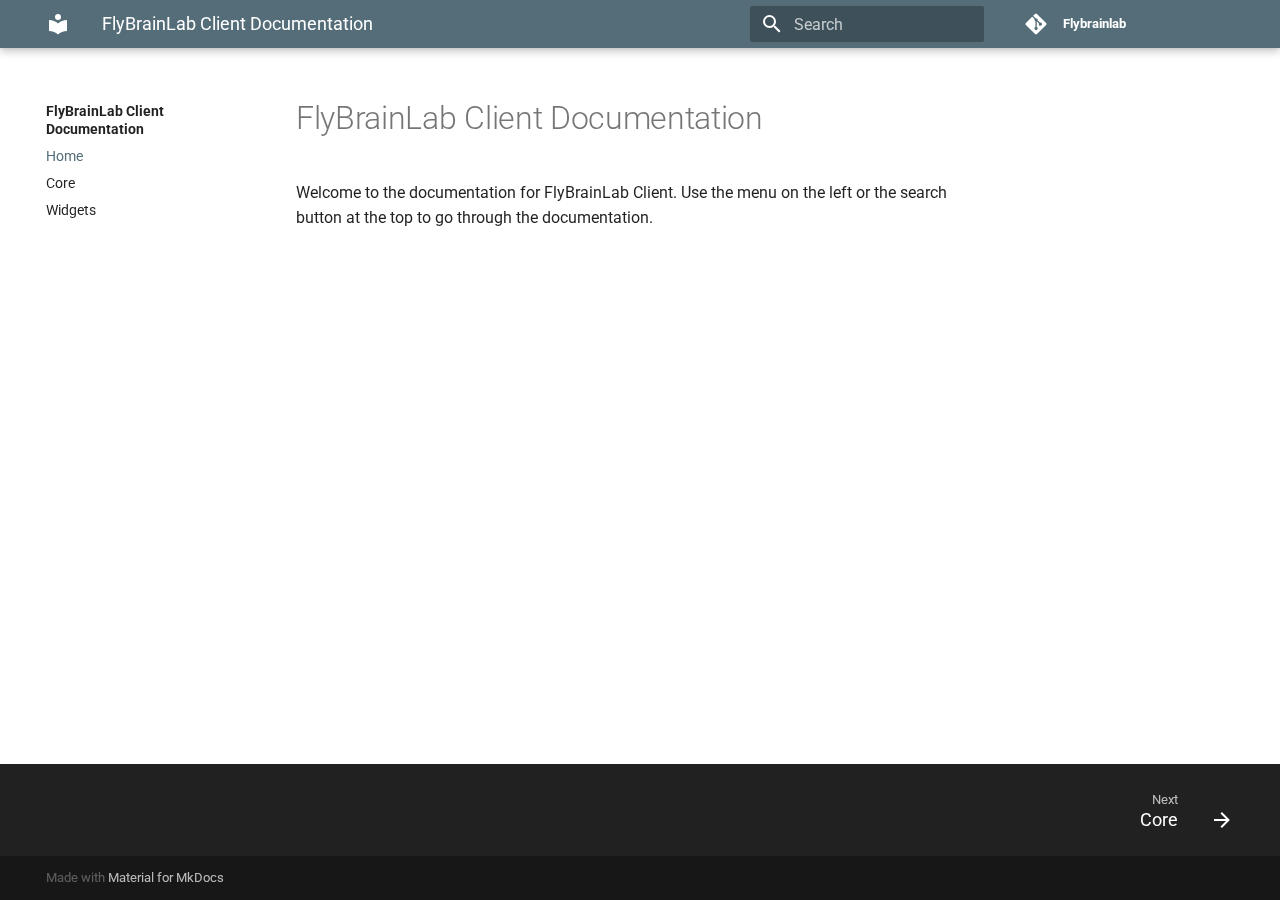
<file: index.html>
<!doctype html>
<html lang="en" class="no-js">
  <head>
    
      <meta charset="utf-8">
      <meta name="viewport" content="width=device-width,initial-scale=1">
      
        <meta name="description" content="Documentation for FlyBrainLab Client.">
      
      
      
      <link rel="shortcut icon" href="assets/images/favicon.png">
      <meta name="generator" content="mkdocs-1.1.2, mkdocs-material-5.5.12">
    
    
      
        <title>FlyBrainLab Client Documentation</title>
      
    
    
      <link rel="stylesheet" href="assets/stylesheets/main.4dd2dd8d.min.css">
      
        <link rel="stylesheet" href="assets/stylesheets/palette.6a5ad368.min.css">
      
      
        
        
        <meta name="theme-color" content="#546d78">
      
    
    
    
      
        <link href="https://fonts.gstatic.com" rel="preconnect" crossorigin>
        <link rel="stylesheet" href="https://fonts.googleapis.com/css?family=Roboto:300,400,400i,700%7CRoboto+Mono&display=fallback">
        <style>body,input{font-family:"Roboto",-apple-system,BlinkMacSystemFont,Helvetica,Arial,sans-serif}code,kbd,pre{font-family:"Roboto Mono",SFMono-Regular,Consolas,Menlo,monospace}</style>
      
    
    
    
    
      
    
    
  </head>
  
  
    
    
    
    <body dir="ltr" data-md-color-scheme="" data-md-color-primary="blue-grey" data-md-color-accent="red">
  
    
    <input class="md-toggle" data-md-toggle="drawer" type="checkbox" id="__drawer" autocomplete="off">
    <input class="md-toggle" data-md-toggle="search" type="checkbox" id="__search" autocomplete="off">
    <label class="md-overlay" for="__drawer"></label>
    <div data-md-component="skip">
      
        
        <a href="#flybrainlab-client-documentation" class="md-skip">
          Skip to content
        </a>
      
    </div>
    <div data-md-component="announce">
      
    </div>
    
      <header class="md-header" data-md-component="header">
  <nav class="md-header-nav md-grid" aria-label="Header">
    <a href="." title="FlyBrainLab Client Documentation" class="md-header-nav__button md-logo" aria-label="FlyBrainLab Client Documentation">
      
  
  <svg xmlns="http://www.w3.org/2000/svg" viewBox="0 0 24 24"><path d="M12 8a3 3 0 003-3 3 3 0 00-3-3 3 3 0 00-3 3 3 3 0 003 3m0 3.54C9.64 9.35 6.5 8 3 8v11c3.5 0 6.64 1.35 9 3.54 2.36-2.19 5.5-3.54 9-3.54V8c-3.5 0-6.64 1.35-9 3.54z"/></svg>

    </a>
    <label class="md-header-nav__button md-icon" for="__drawer">
      <svg xmlns="http://www.w3.org/2000/svg" viewBox="0 0 24 24"><path d="M3 6h18v2H3V6m0 5h18v2H3v-2m0 5h18v2H3v-2z"/></svg>
    </label>
    <div class="md-header-nav__title" data-md-component="header-title">
      
        <div class="md-header-nav__ellipsis">
          <span class="md-header-nav__topic md-ellipsis">
            FlyBrainLab Client Documentation
          </span>
          <span class="md-header-nav__topic md-ellipsis">
            
              Home
            
          </span>
        </div>
      
    </div>
    
      <label class="md-header-nav__button md-icon" for="__search">
        <svg xmlns="http://www.w3.org/2000/svg" viewBox="0 0 24 24"><path d="M9.5 3A6.5 6.5 0 0116 9.5c0 1.61-.59 3.09-1.56 4.23l.27.27h.79l5 5-1.5 1.5-5-5v-.79l-.27-.27A6.516 6.516 0 019.5 16 6.5 6.5 0 013 9.5 6.5 6.5 0 019.5 3m0 2C7 5 5 7 5 9.5S7 14 9.5 14 14 12 14 9.5 12 5 9.5 5z"/></svg>
      </label>
      
<div class="md-search" data-md-component="search" role="dialog">
  <label class="md-search__overlay" for="__search"></label>
  <div class="md-search__inner" role="search">
    <form class="md-search__form" name="search">
      <input type="text" class="md-search__input" name="query" aria-label="Search" placeholder="Search" autocapitalize="off" autocorrect="off" autocomplete="off" spellcheck="false" data-md-component="search-query" data-md-state="active">
      <label class="md-search__icon md-icon" for="__search">
        <svg xmlns="http://www.w3.org/2000/svg" viewBox="0 0 24 24"><path d="M9.5 3A6.5 6.5 0 0116 9.5c0 1.61-.59 3.09-1.56 4.23l.27.27h.79l5 5-1.5 1.5-5-5v-.79l-.27-.27A6.516 6.516 0 019.5 16 6.5 6.5 0 013 9.5 6.5 6.5 0 019.5 3m0 2C7 5 5 7 5 9.5S7 14 9.5 14 14 12 14 9.5 12 5 9.5 5z"/></svg>
        <svg xmlns="http://www.w3.org/2000/svg" viewBox="0 0 24 24"><path d="M20 11v2H8l5.5 5.5-1.42 1.42L4.16 12l7.92-7.92L13.5 5.5 8 11h12z"/></svg>
      </label>
      <button type="reset" class="md-search__icon md-icon" aria-label="Clear" data-md-component="search-reset" tabindex="-1">
        <svg xmlns="http://www.w3.org/2000/svg" viewBox="0 0 24 24"><path d="M19 6.41L17.59 5 12 10.59 6.41 5 5 6.41 10.59 12 5 17.59 6.41 19 12 13.41 17.59 19 19 17.59 13.41 12 19 6.41z"/></svg>
      </button>
    </form>
    <div class="md-search__output">
      <div class="md-search__scrollwrap" data-md-scrollfix>
        <div class="md-search-result" data-md-component="search-result">
          <div class="md-search-result__meta">
            Initializing search
          </div>
          <ol class="md-search-result__list"></ol>
        </div>
      </div>
    </div>
  </div>
</div>
    
    
      <div class="md-header-nav__source">
        
<a href="https://flybrainlab.github.io/FBLClient/" title="Go to repository" class="md-source">
  <div class="md-source__icon md-icon">
    
    <svg xmlns="http://www.w3.org/2000/svg" viewBox="0 0 448 512"><path d="M439.55 236.05L244 40.45a28.87 28.87 0 00-40.81 0l-40.66 40.63 51.52 51.52c27.06-9.14 52.68 16.77 43.39 43.68l49.66 49.66c34.23-11.8 61.18 31 35.47 56.69-26.49 26.49-70.21-2.87-56-37.34L240.22 199v121.85c25.3 12.54 22.26 41.85 9.08 55a34.34 34.34 0 01-48.55 0c-17.57-17.6-11.07-46.91 11.25-56v-123c-20.8-8.51-24.6-30.74-18.64-45L142.57 101 8.45 235.14a28.86 28.86 0 000 40.81l195.61 195.6a28.86 28.86 0 0040.8 0l194.69-194.69a28.86 28.86 0 000-40.81z"/></svg>
  </div>
  <div class="md-source__repository">
    Flybrainlab
  </div>
</a>
      </div>
    
  </nav>
</header>
    
    <div class="md-container" data-md-component="container">
      
        
      
      
        
      
      <main class="md-main" data-md-component="main">
        <div class="md-main__inner md-grid">
          
            
              <div class="md-sidebar md-sidebar--primary" data-md-component="navigation">
                <div class="md-sidebar__scrollwrap">
                  <div class="md-sidebar__inner">
                    <nav class="md-nav md-nav--primary" aria-label="Navigation" data-md-level="0">
  <label class="md-nav__title" for="__drawer">
    <a href="." title="FlyBrainLab Client Documentation" class="md-nav__button md-logo" aria-label="FlyBrainLab Client Documentation">
      
  
  <svg xmlns="http://www.w3.org/2000/svg" viewBox="0 0 24 24"><path d="M12 8a3 3 0 003-3 3 3 0 00-3-3 3 3 0 00-3 3 3 3 0 003 3m0 3.54C9.64 9.35 6.5 8 3 8v11c3.5 0 6.64 1.35 9 3.54 2.36-2.19 5.5-3.54 9-3.54V8c-3.5 0-6.64 1.35-9 3.54z"/></svg>

    </a>
    FlyBrainLab Client Documentation
  </label>
  
    <div class="md-nav__source">
      
<a href="https://flybrainlab.github.io/FBLClient/" title="Go to repository" class="md-source">
  <div class="md-source__icon md-icon">
    
    <svg xmlns="http://www.w3.org/2000/svg" viewBox="0 0 448 512"><path d="M439.55 236.05L244 40.45a28.87 28.87 0 00-40.81 0l-40.66 40.63 51.52 51.52c27.06-9.14 52.68 16.77 43.39 43.68l49.66 49.66c34.23-11.8 61.18 31 35.47 56.69-26.49 26.49-70.21-2.87-56-37.34L240.22 199v121.85c25.3 12.54 22.26 41.85 9.08 55a34.34 34.34 0 01-48.55 0c-17.57-17.6-11.07-46.91 11.25-56v-123c-20.8-8.51-24.6-30.74-18.64-45L142.57 101 8.45 235.14a28.86 28.86 0 000 40.81l195.61 195.6a28.86 28.86 0 0040.8 0l194.69-194.69a28.86 28.86 0 000-40.81z"/></svg>
  </div>
  <div class="md-source__repository">
    Flybrainlab
  </div>
</a>
    </div>
  
  <ul class="md-nav__list" data-md-scrollfix>
    
      
      
      

  


  <li class="md-nav__item md-nav__item--active">
    
    <input class="md-nav__toggle md-toggle" data-md-toggle="toc" type="checkbox" id="__toc">
    
      
    
    
    <a href="." title="Home" class="md-nav__link md-nav__link--active">
      Home
    </a>
    
  </li>

    
      
      
      


  <li class="md-nav__item">
    <a href="client/" title="Core" class="md-nav__link">
      Core
    </a>
  </li>

    
      
      
      


  <li class="md-nav__item">
    <a href="widgets/" title="Widgets" class="md-nav__link">
      Widgets
    </a>
  </li>

    
  </ul>
</nav>
                  </div>
                </div>
              </div>
            
            
              <div class="md-sidebar md-sidebar--secondary" data-md-component="toc">
                <div class="md-sidebar__scrollwrap">
                  <div class="md-sidebar__inner">
                    
<nav class="md-nav md-nav--secondary" aria-label="Table of contents">
  
  
    
  
  
</nav>
                  </div>
                </div>
              </div>
            
          
          <div class="md-content">
            <article class="md-content__inner md-typeset">
              
                
                
                  
                
                
                <h1 id="flybrainlab-client-documentation">FlyBrainLab Client Documentation</h1>
<p>Welcome to the documentation for FlyBrainLab Client. Use the menu on the left or the search button at the top to go through the documentation.</p>
                
              
              
                


              
            </article>
          </div>
        </div>
      </main>
      
        
<footer class="md-footer">
  
    <div class="md-footer-nav">
      <nav class="md-footer-nav__inner md-grid" aria-label="Footer">
        
        
          <a href="client/" title="Core" class="md-footer-nav__link md-footer-nav__link--next" rel="next">
            <div class="md-footer-nav__title">
              <div class="md-ellipsis">
                <span class="md-footer-nav__direction">
                  Next
                </span>
                Core
              </div>
            </div>
            <div class="md-footer-nav__button md-icon">
              <svg xmlns="http://www.w3.org/2000/svg" viewBox="0 0 24 24"><path d="M4 11v2h12l-5.5 5.5 1.42 1.42L19.84 12l-7.92-7.92L10.5 5.5 16 11H4z"/></svg>
            </div>
          </a>
        
      </nav>
    </div>
  
  <div class="md-footer-meta md-typeset">
    <div class="md-footer-meta__inner md-grid">
      <div class="md-footer-copyright">
        
        Made with
        <a href="https://squidfunk.github.io/mkdocs-material/" target="_blank" rel="noopener">
          Material for MkDocs
        </a>
      </div>
      
    </div>
  </div>
</footer>
      
    </div>
    
      <script src="assets/javascripts/vendor.3636a4ec.min.js"></script>
      <script src="assets/javascripts/bundle.e9fe3281.min.js"></script><script id="__lang" type="application/json">{"clipboard.copy": "Copy to clipboard", "clipboard.copied": "Copied to clipboard", "search.config.lang": "en", "search.config.pipeline": "trimmer, stopWordFilter", "search.config.separator": "[\\s\\-]+", "search.result.placeholder": "Type to start searching", "search.result.none": "No matching documents", "search.result.one": "1 matching document", "search.result.other": "# matching documents"}</script>
      
      <script>
        app = initialize({
          base: ".",
          features: [],
          search: Object.assign({
            worker: "assets/javascripts/worker/search.5eca75d3.min.js"
          }, typeof search !== "undefined" && search)
        })
      </script>
      
    
  </body>
</html>
</file>
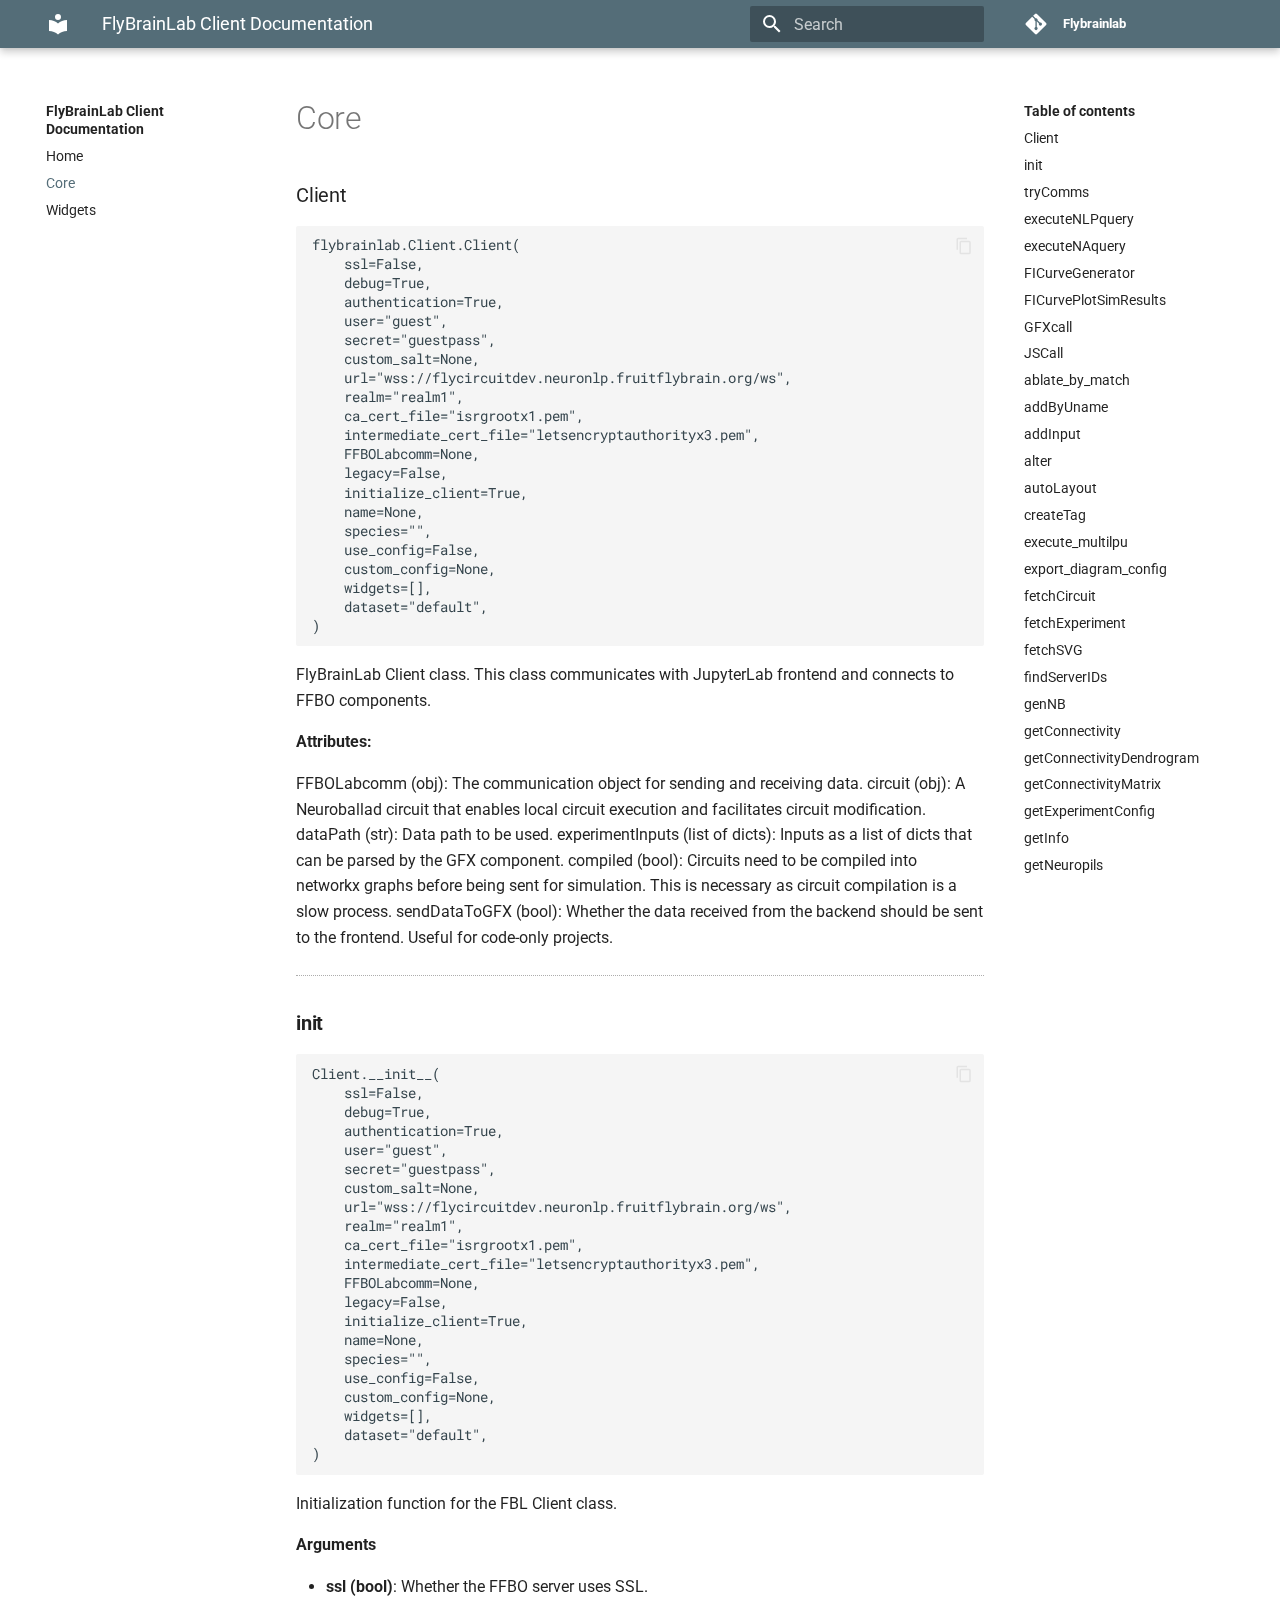
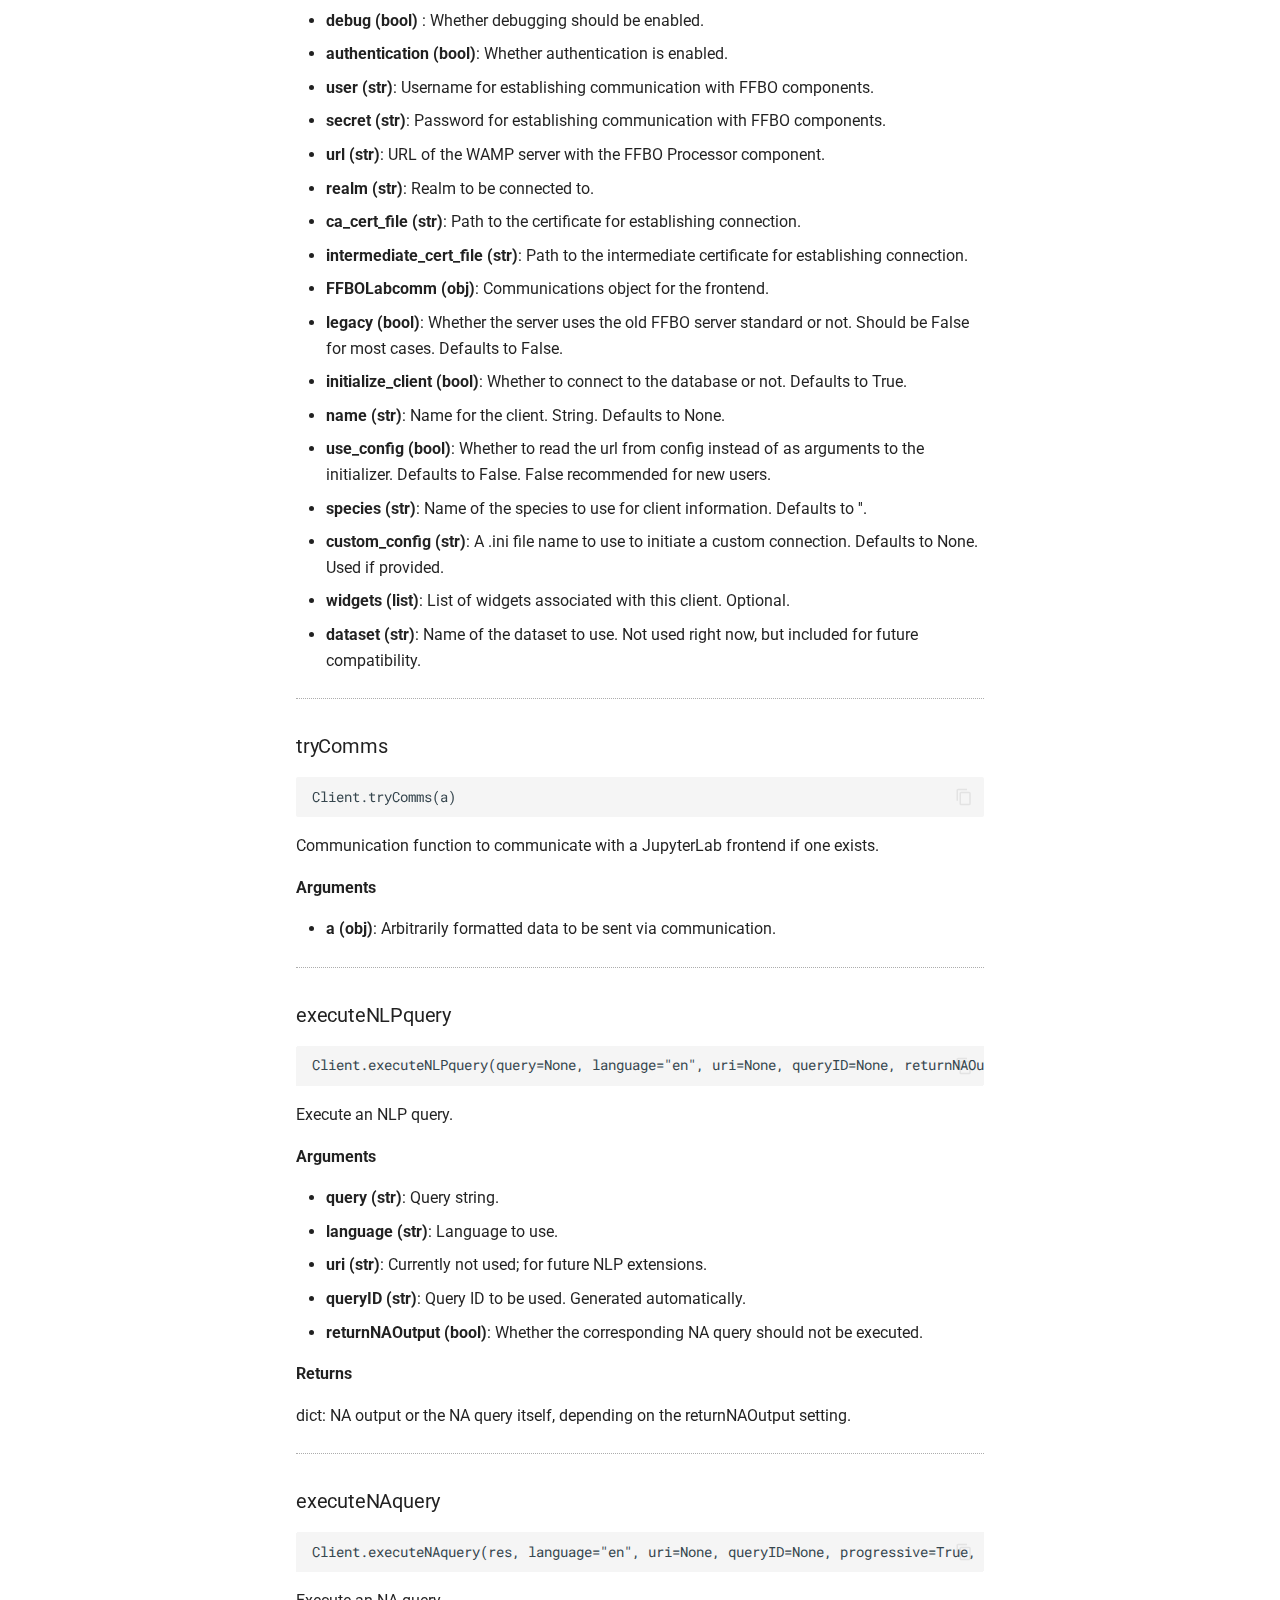
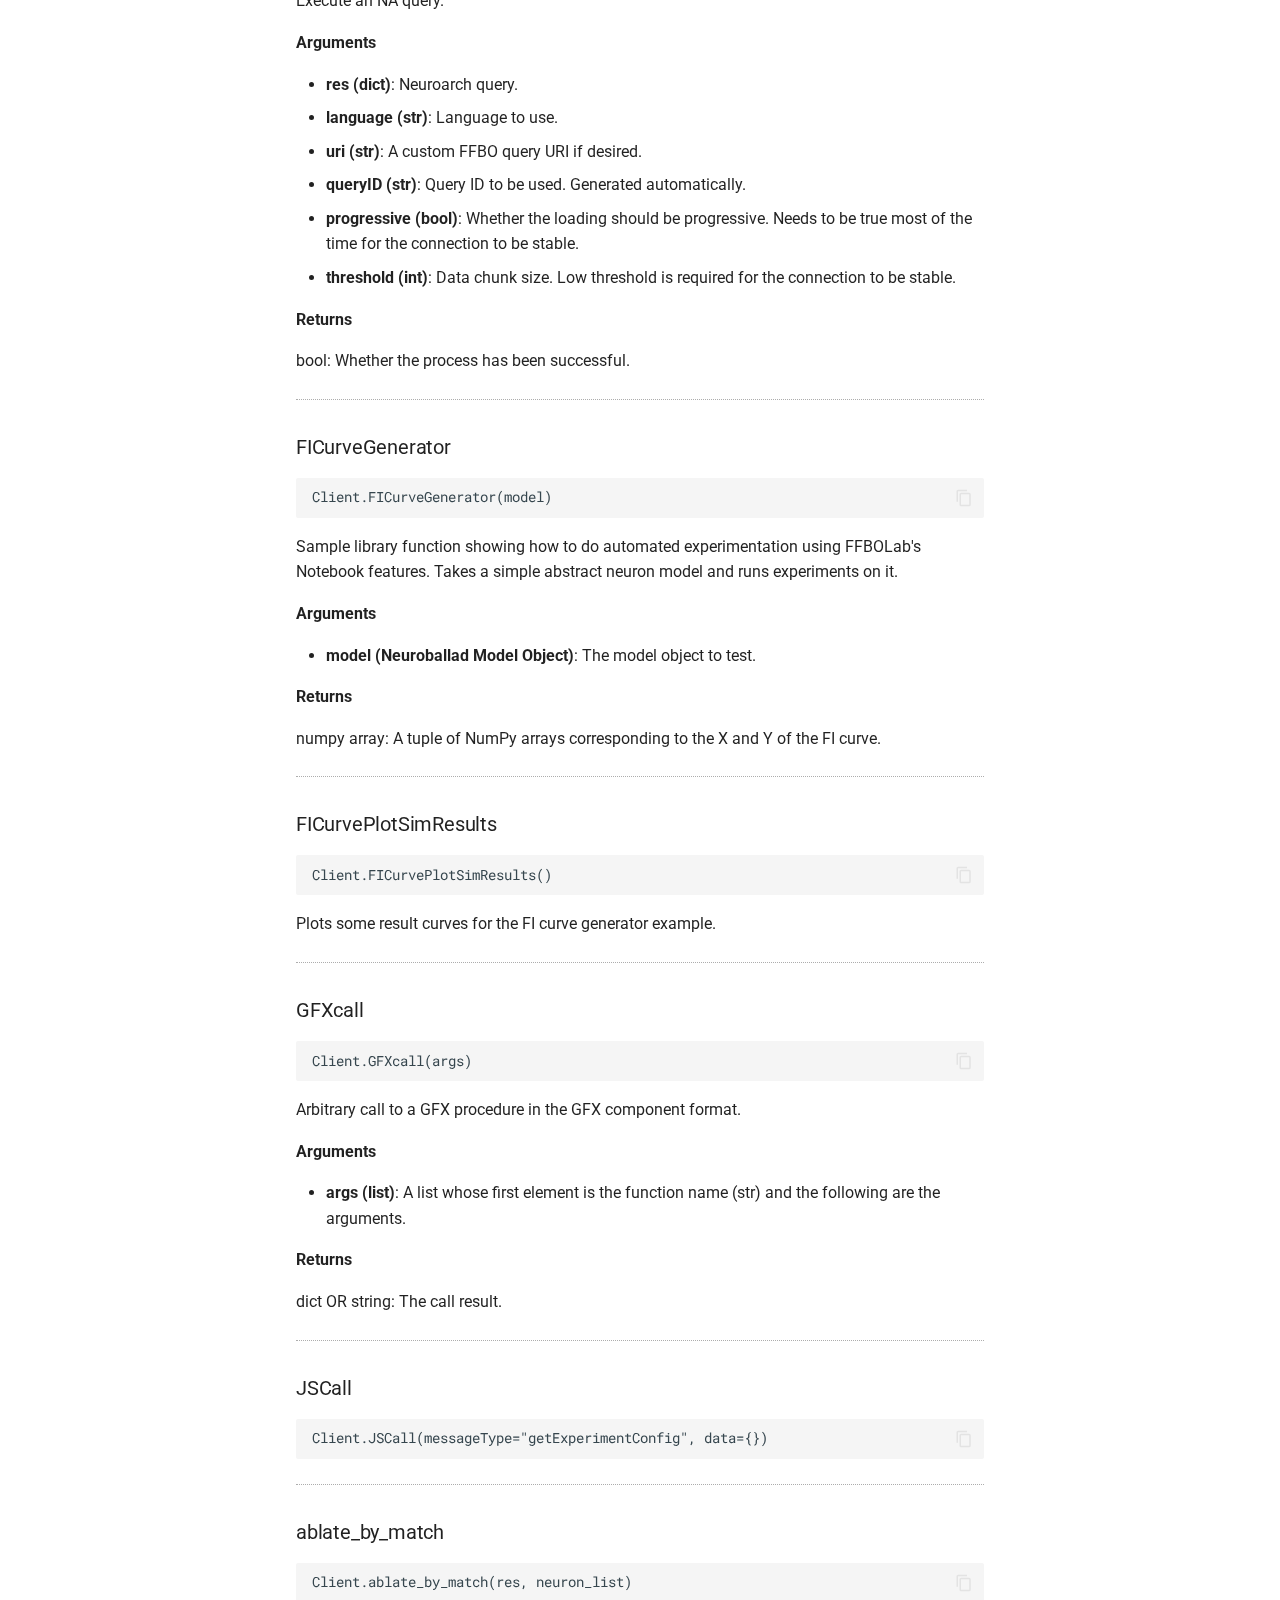
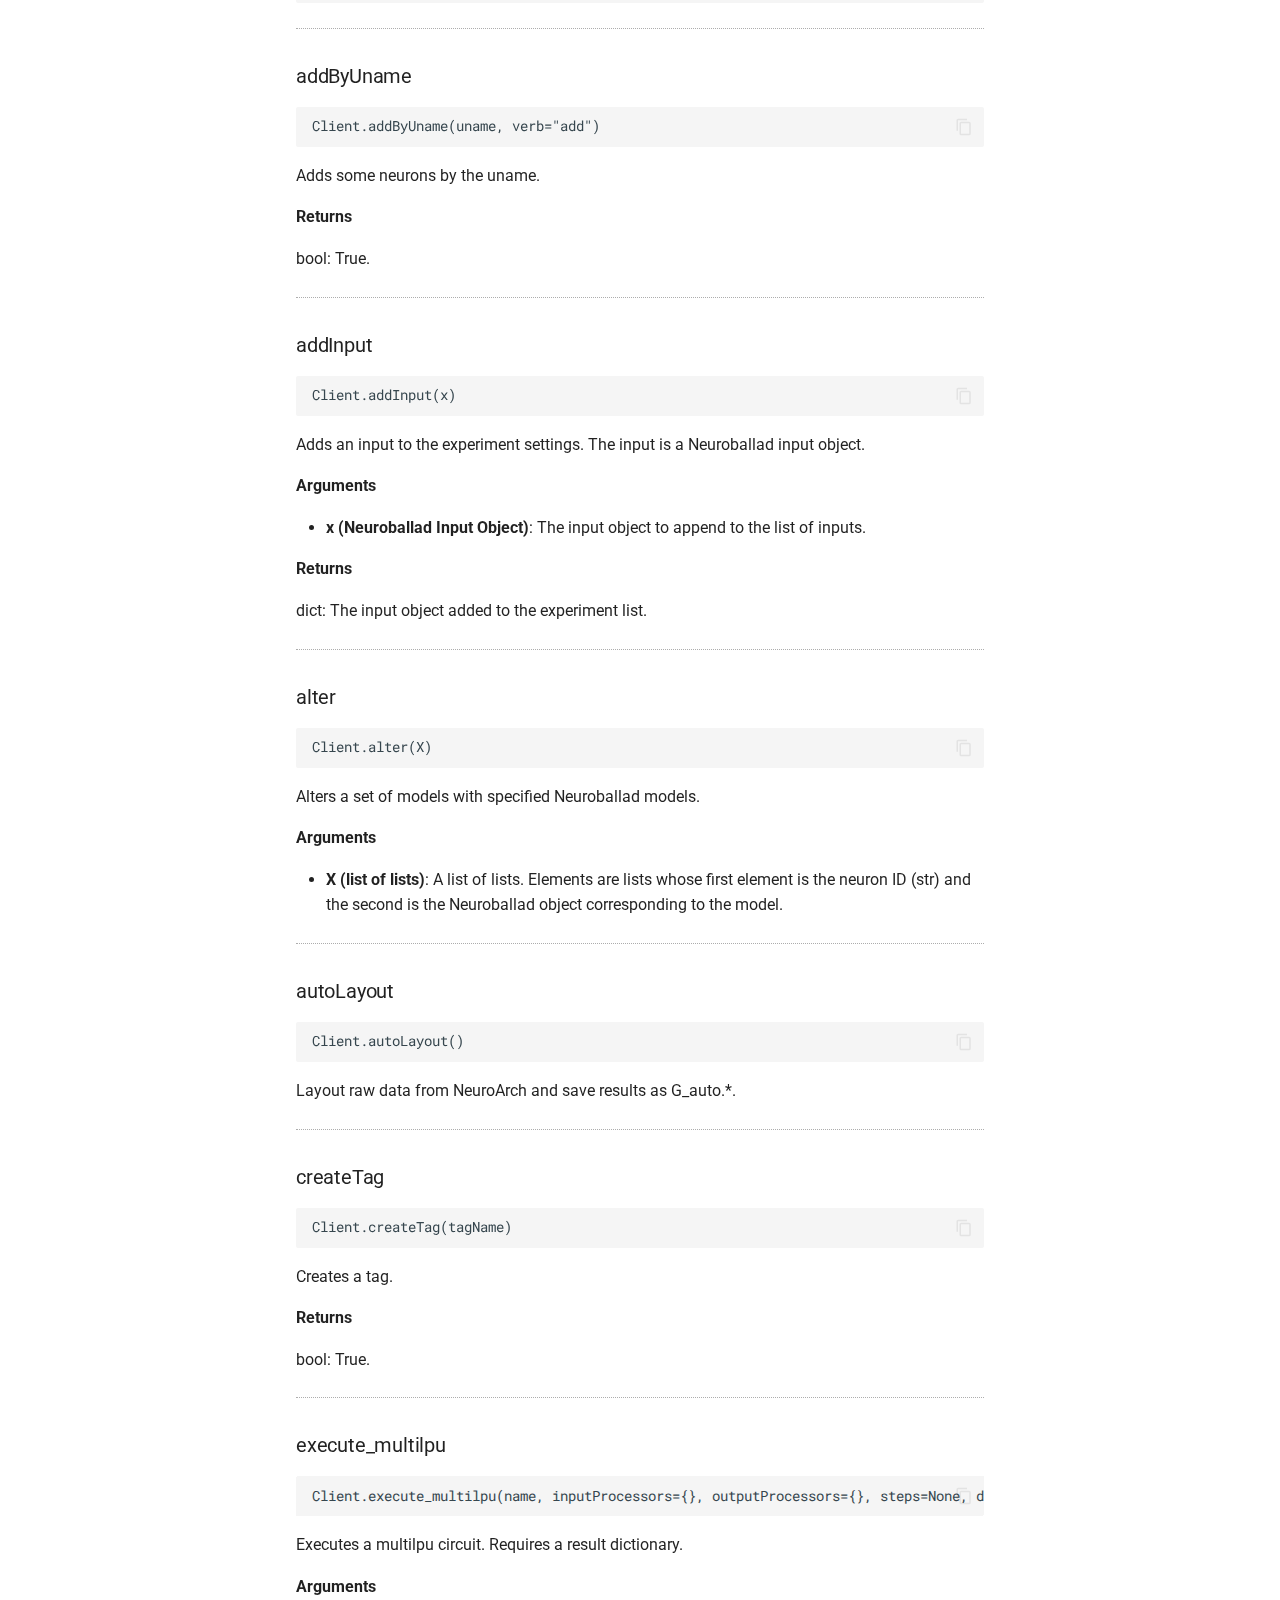
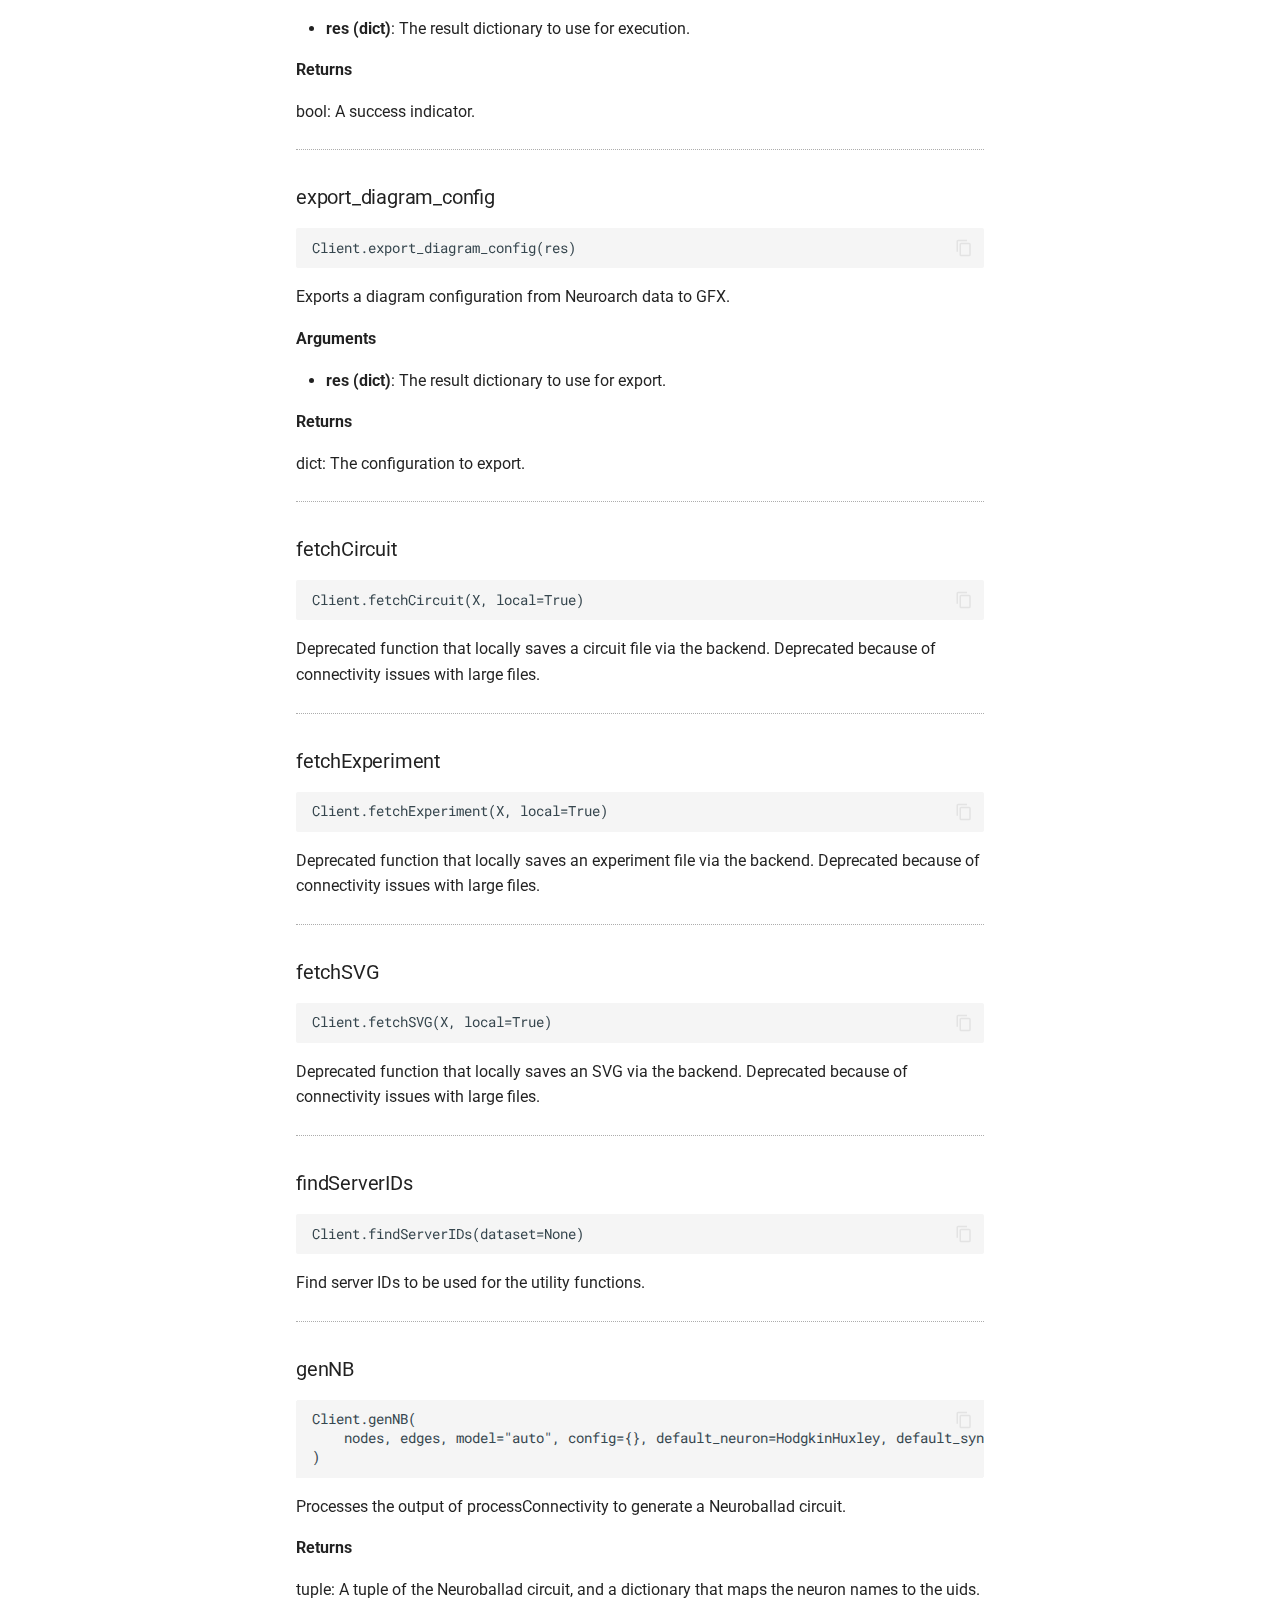
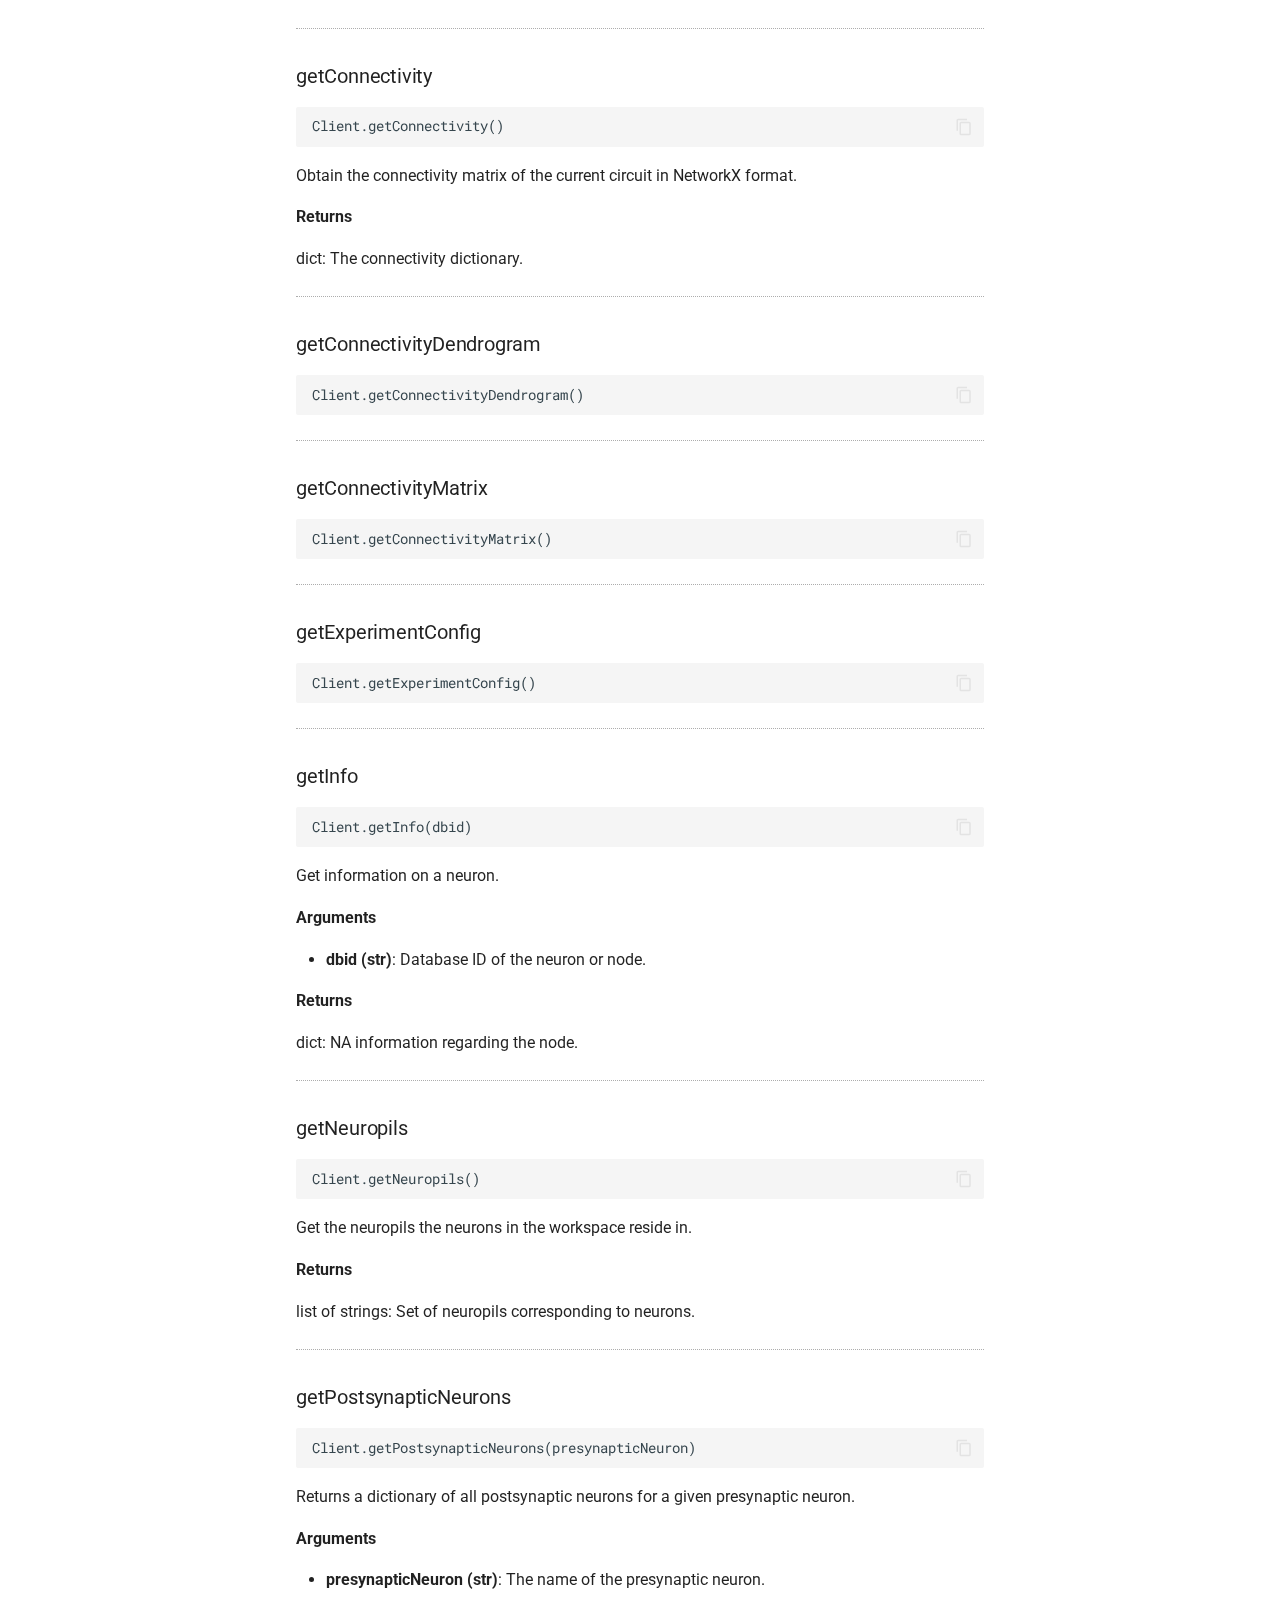
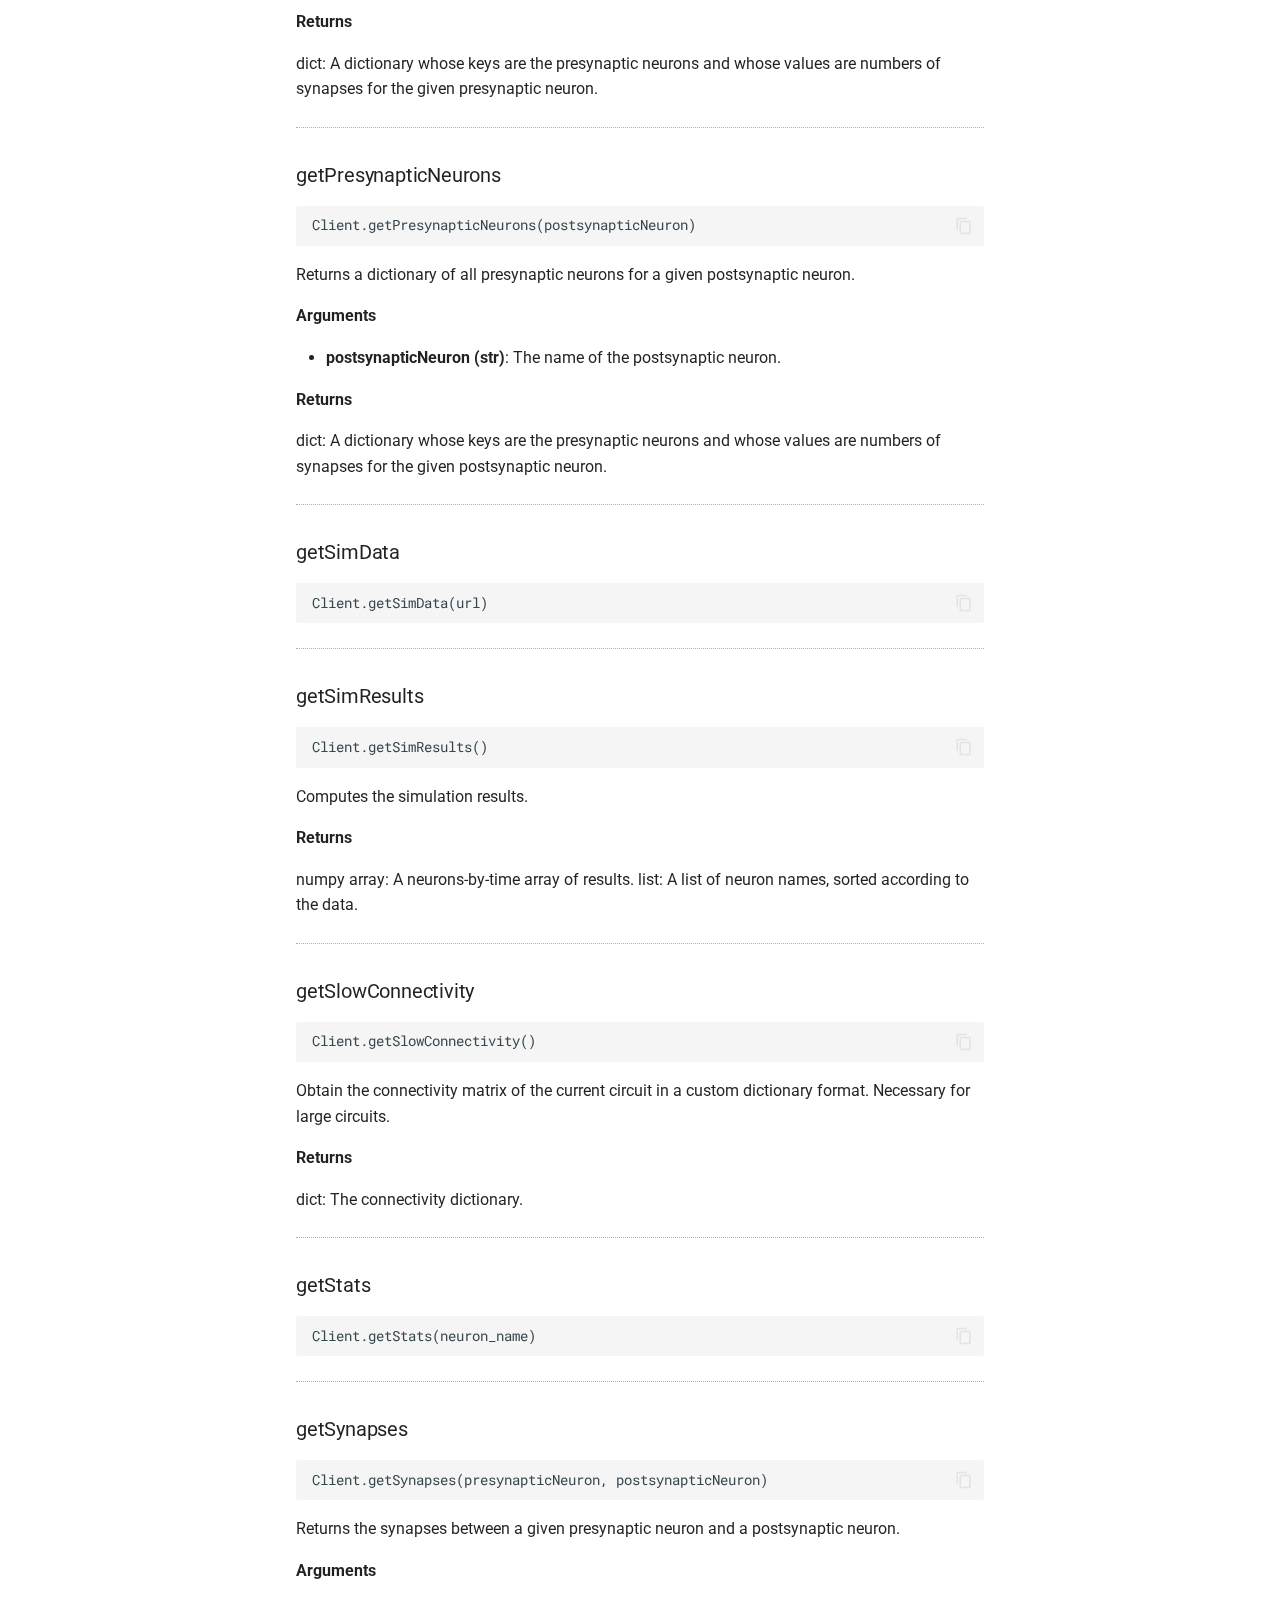
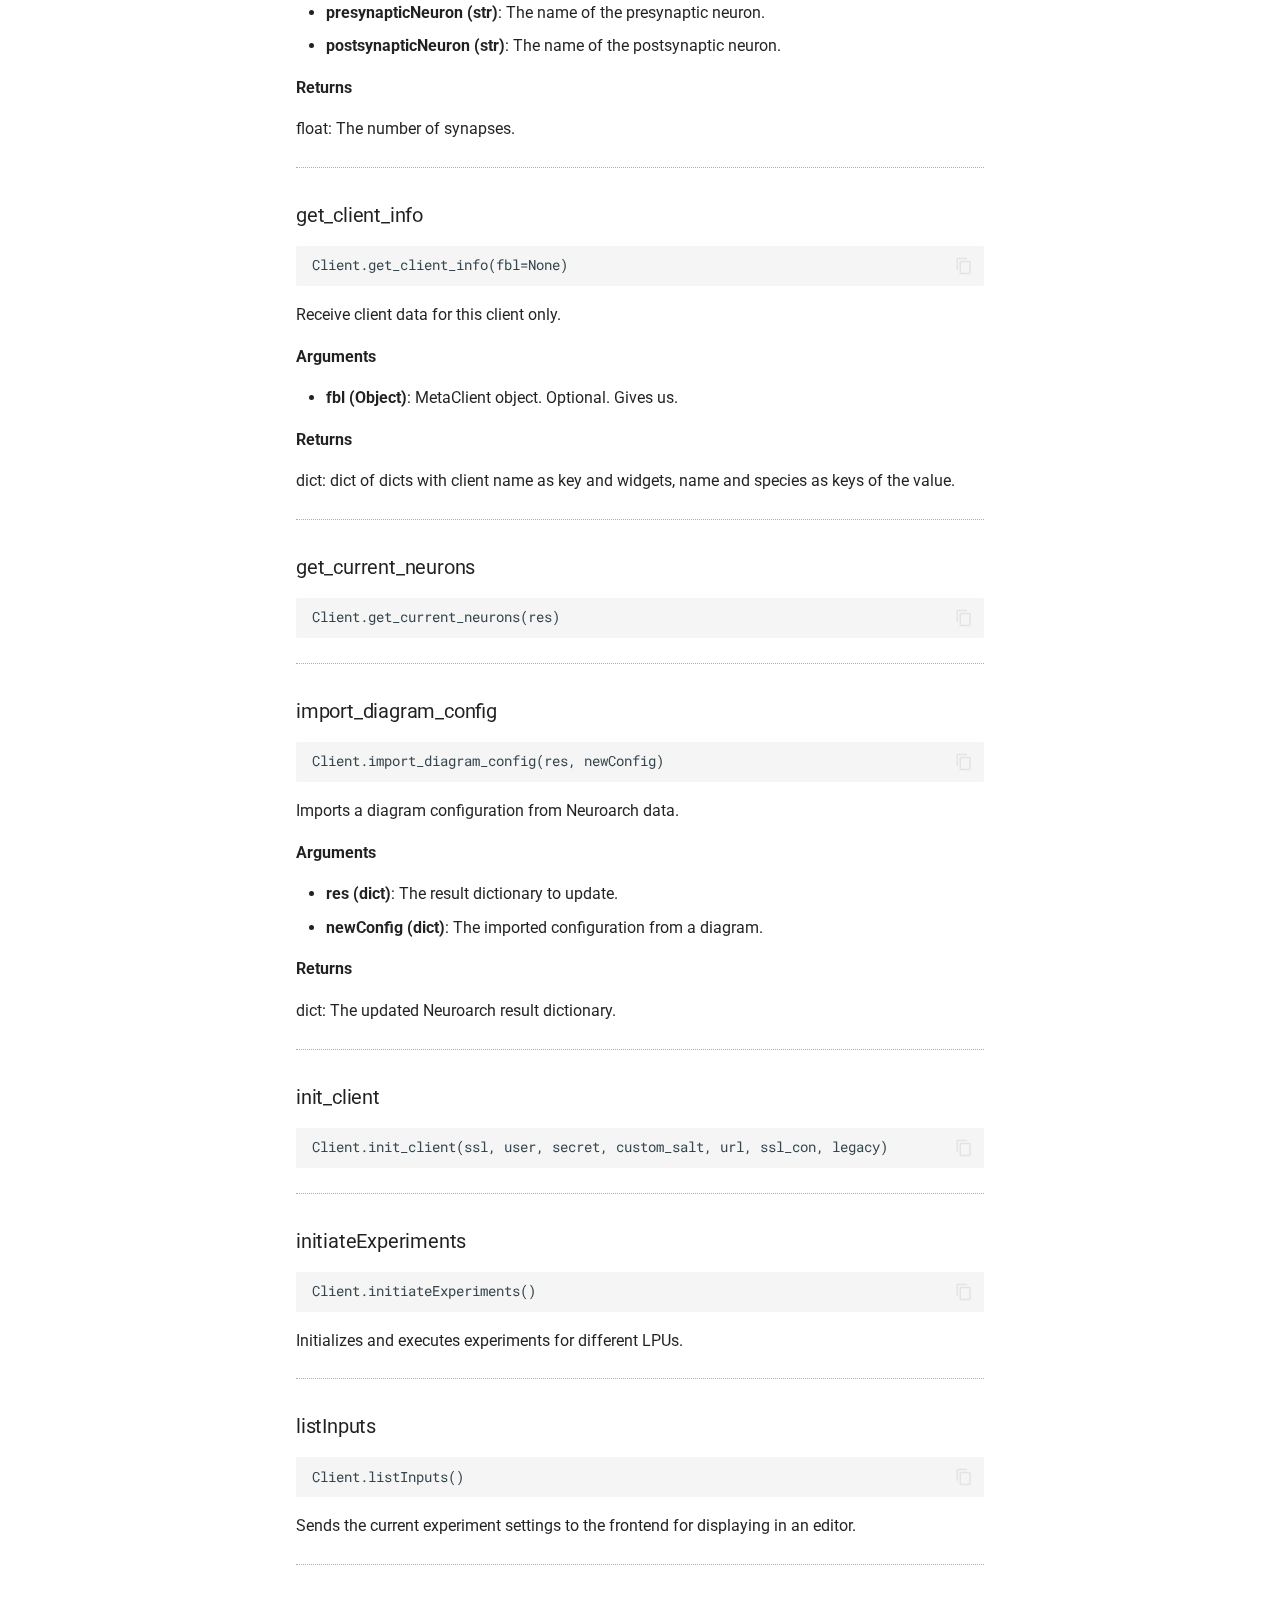
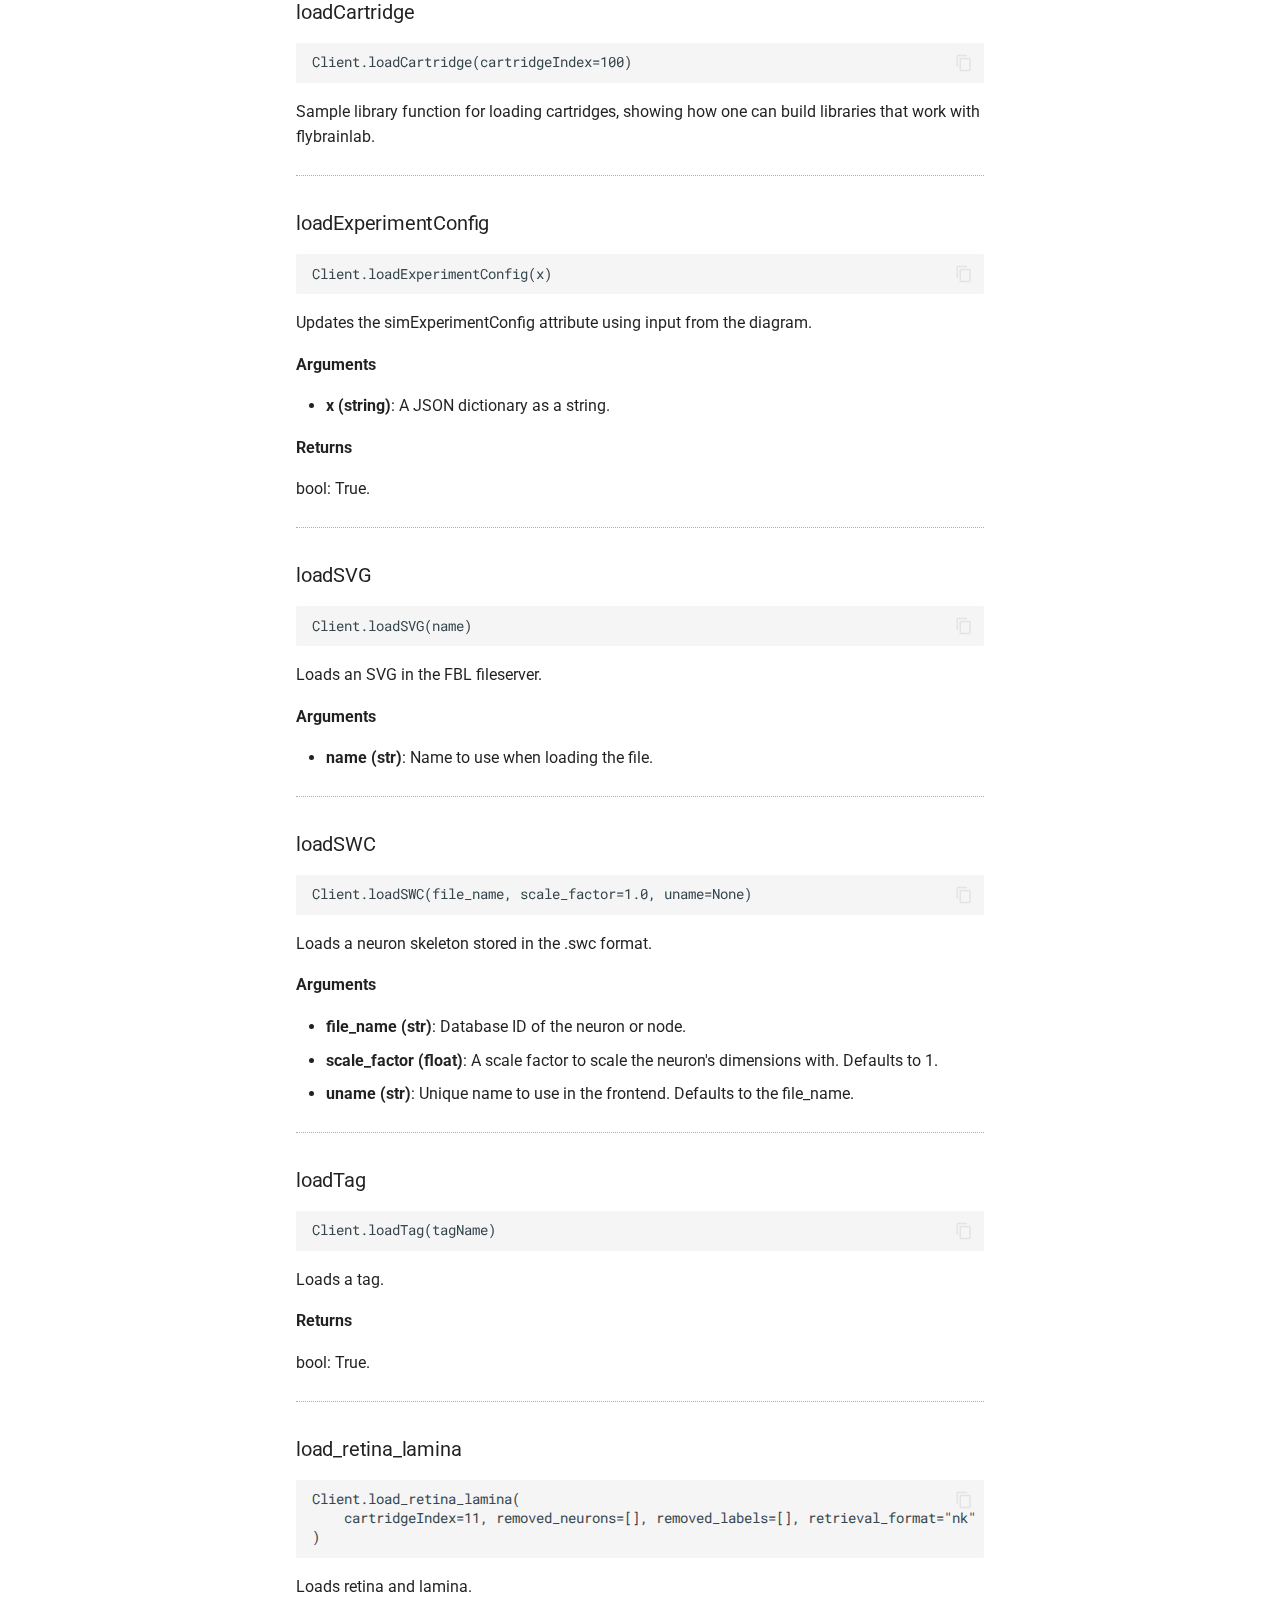
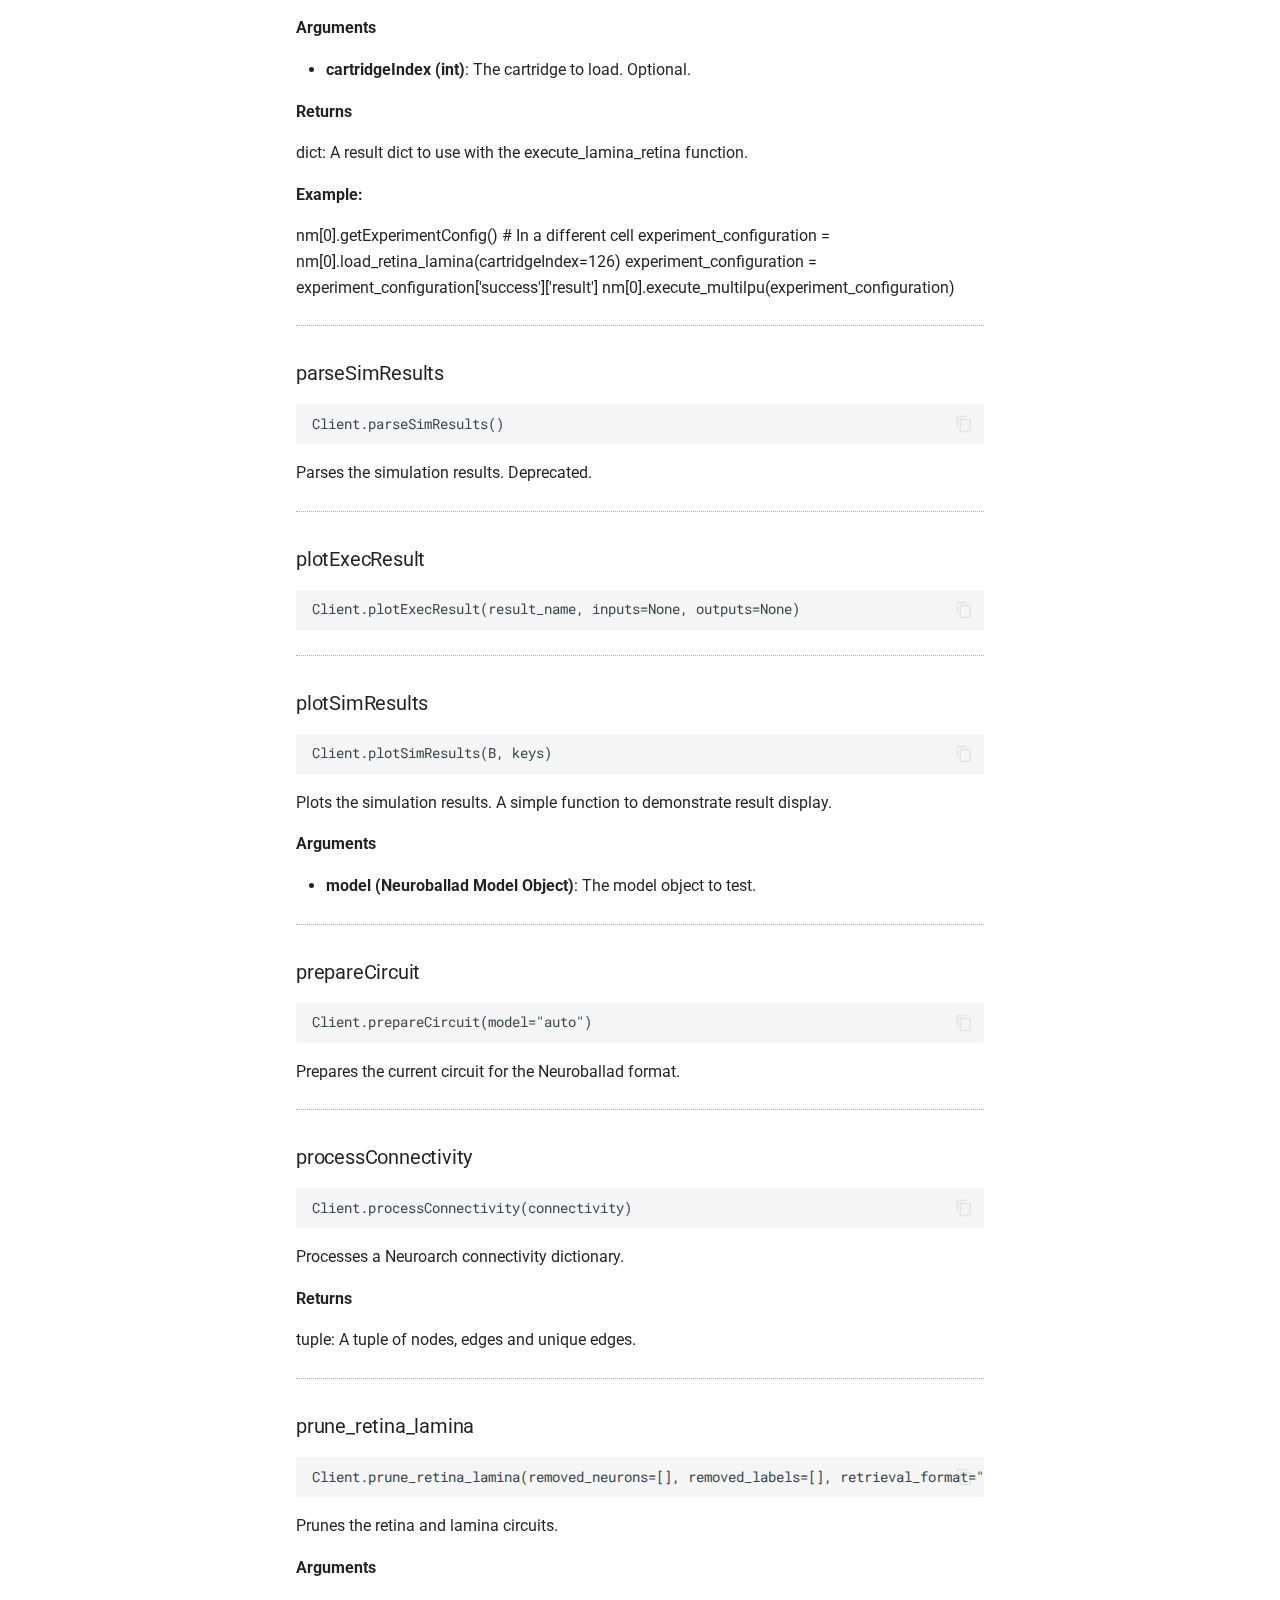
<file: client/index.html>
<!doctype html>
<html lang="en" class="no-js">
  <head>
    
      <meta charset="utf-8">
      <meta name="viewport" content="width=device-width,initial-scale=1">
      
        <meta name="description" content="Documentation for FlyBrainLab Client.">
      
      
      
      <link rel="shortcut icon" href="../assets/images/favicon.png">
      <meta name="generator" content="mkdocs-1.1.2, mkdocs-material-5.5.12">
    
    
      
        <title>Core - FlyBrainLab Client Documentation</title>
      
    
    
      <link rel="stylesheet" href="../assets/stylesheets/main.4dd2dd8d.min.css">
      
        <link rel="stylesheet" href="../assets/stylesheets/palette.6a5ad368.min.css">
      
      
        
        
        <meta name="theme-color" content="#546d78">
      
    
    
    
      
        <link href="https://fonts.gstatic.com" rel="preconnect" crossorigin>
        <link rel="stylesheet" href="https://fonts.googleapis.com/css?family=Roboto:300,400,400i,700%7CRoboto+Mono&display=fallback">
        <style>body,input{font-family:"Roboto",-apple-system,BlinkMacSystemFont,Helvetica,Arial,sans-serif}code,kbd,pre{font-family:"Roboto Mono",SFMono-Regular,Consolas,Menlo,monospace}</style>
      
    
    
    
    
      
    
    
  </head>
  
  
    
    
    
    <body dir="ltr" data-md-color-scheme="" data-md-color-primary="blue-grey" data-md-color-accent="red">
  
    
    <input class="md-toggle" data-md-toggle="drawer" type="checkbox" id="__drawer" autocomplete="off">
    <input class="md-toggle" data-md-toggle="search" type="checkbox" id="__search" autocomplete="off">
    <label class="md-overlay" for="__drawer"></label>
    <div data-md-component="skip">
      
        
        <a href="#client" class="md-skip">
          Skip to content
        </a>
      
    </div>
    <div data-md-component="announce">
      
    </div>
    
      <header class="md-header" data-md-component="header">
  <nav class="md-header-nav md-grid" aria-label="Header">
    <a href=".." title="FlyBrainLab Client Documentation" class="md-header-nav__button md-logo" aria-label="FlyBrainLab Client Documentation">
      
  
  <svg xmlns="http://www.w3.org/2000/svg" viewBox="0 0 24 24"><path d="M12 8a3 3 0 003-3 3 3 0 00-3-3 3 3 0 00-3 3 3 3 0 003 3m0 3.54C9.64 9.35 6.5 8 3 8v11c3.5 0 6.64 1.35 9 3.54 2.36-2.19 5.5-3.54 9-3.54V8c-3.5 0-6.64 1.35-9 3.54z"/></svg>

    </a>
    <label class="md-header-nav__button md-icon" for="__drawer">
      <svg xmlns="http://www.w3.org/2000/svg" viewBox="0 0 24 24"><path d="M3 6h18v2H3V6m0 5h18v2H3v-2m0 5h18v2H3v-2z"/></svg>
    </label>
    <div class="md-header-nav__title" data-md-component="header-title">
      
        <div class="md-header-nav__ellipsis">
          <span class="md-header-nav__topic md-ellipsis">
            FlyBrainLab Client Documentation
          </span>
          <span class="md-header-nav__topic md-ellipsis">
            
              Core
            
          </span>
        </div>
      
    </div>
    
      <label class="md-header-nav__button md-icon" for="__search">
        <svg xmlns="http://www.w3.org/2000/svg" viewBox="0 0 24 24"><path d="M9.5 3A6.5 6.5 0 0116 9.5c0 1.61-.59 3.09-1.56 4.23l.27.27h.79l5 5-1.5 1.5-5-5v-.79l-.27-.27A6.516 6.516 0 019.5 16 6.5 6.5 0 013 9.5 6.5 6.5 0 019.5 3m0 2C7 5 5 7 5 9.5S7 14 9.5 14 14 12 14 9.5 12 5 9.5 5z"/></svg>
      </label>
      
<div class="md-search" data-md-component="search" role="dialog">
  <label class="md-search__overlay" for="__search"></label>
  <div class="md-search__inner" role="search">
    <form class="md-search__form" name="search">
      <input type="text" class="md-search__input" name="query" aria-label="Search" placeholder="Search" autocapitalize="off" autocorrect="off" autocomplete="off" spellcheck="false" data-md-component="search-query" data-md-state="active">
      <label class="md-search__icon md-icon" for="__search">
        <svg xmlns="http://www.w3.org/2000/svg" viewBox="0 0 24 24"><path d="M9.5 3A6.5 6.5 0 0116 9.5c0 1.61-.59 3.09-1.56 4.23l.27.27h.79l5 5-1.5 1.5-5-5v-.79l-.27-.27A6.516 6.516 0 019.5 16 6.5 6.5 0 013 9.5 6.5 6.5 0 019.5 3m0 2C7 5 5 7 5 9.5S7 14 9.5 14 14 12 14 9.5 12 5 9.5 5z"/></svg>
        <svg xmlns="http://www.w3.org/2000/svg" viewBox="0 0 24 24"><path d="M20 11v2H8l5.5 5.5-1.42 1.42L4.16 12l7.92-7.92L13.5 5.5 8 11h12z"/></svg>
      </label>
      <button type="reset" class="md-search__icon md-icon" aria-label="Clear" data-md-component="search-reset" tabindex="-1">
        <svg xmlns="http://www.w3.org/2000/svg" viewBox="0 0 24 24"><path d="M19 6.41L17.59 5 12 10.59 6.41 5 5 6.41 10.59 12 5 17.59 6.41 19 12 13.41 17.59 19 19 17.59 13.41 12 19 6.41z"/></svg>
      </button>
    </form>
    <div class="md-search__output">
      <div class="md-search__scrollwrap" data-md-scrollfix>
        <div class="md-search-result" data-md-component="search-result">
          <div class="md-search-result__meta">
            Initializing search
          </div>
          <ol class="md-search-result__list"></ol>
        </div>
      </div>
    </div>
  </div>
</div>
    
    
      <div class="md-header-nav__source">
        
<a href="https://flybrainlab.github.io/FBLClient/" title="Go to repository" class="md-source">
  <div class="md-source__icon md-icon">
    
    <svg xmlns="http://www.w3.org/2000/svg" viewBox="0 0 448 512"><path d="M439.55 236.05L244 40.45a28.87 28.87 0 00-40.81 0l-40.66 40.63 51.52 51.52c27.06-9.14 52.68 16.77 43.39 43.68l49.66 49.66c34.23-11.8 61.18 31 35.47 56.69-26.49 26.49-70.21-2.87-56-37.34L240.22 199v121.85c25.3 12.54 22.26 41.85 9.08 55a34.34 34.34 0 01-48.55 0c-17.57-17.6-11.07-46.91 11.25-56v-123c-20.8-8.51-24.6-30.74-18.64-45L142.57 101 8.45 235.14a28.86 28.86 0 000 40.81l195.61 195.6a28.86 28.86 0 0040.8 0l194.69-194.69a28.86 28.86 0 000-40.81z"/></svg>
  </div>
  <div class="md-source__repository">
    Flybrainlab
  </div>
</a>
      </div>
    
  </nav>
</header>
    
    <div class="md-container" data-md-component="container">
      
        
      
      
        
      
      <main class="md-main" data-md-component="main">
        <div class="md-main__inner md-grid">
          
            
              <div class="md-sidebar md-sidebar--primary" data-md-component="navigation">
                <div class="md-sidebar__scrollwrap">
                  <div class="md-sidebar__inner">
                    <nav class="md-nav md-nav--primary" aria-label="Navigation" data-md-level="0">
  <label class="md-nav__title" for="__drawer">
    <a href=".." title="FlyBrainLab Client Documentation" class="md-nav__button md-logo" aria-label="FlyBrainLab Client Documentation">
      
  
  <svg xmlns="http://www.w3.org/2000/svg" viewBox="0 0 24 24"><path d="M12 8a3 3 0 003-3 3 3 0 00-3-3 3 3 0 00-3 3 3 3 0 003 3m0 3.54C9.64 9.35 6.5 8 3 8v11c3.5 0 6.64 1.35 9 3.54 2.36-2.19 5.5-3.54 9-3.54V8c-3.5 0-6.64 1.35-9 3.54z"/></svg>

    </a>
    FlyBrainLab Client Documentation
  </label>
  
    <div class="md-nav__source">
      
<a href="https://flybrainlab.github.io/FBLClient/" title="Go to repository" class="md-source">
  <div class="md-source__icon md-icon">
    
    <svg xmlns="http://www.w3.org/2000/svg" viewBox="0 0 448 512"><path d="M439.55 236.05L244 40.45a28.87 28.87 0 00-40.81 0l-40.66 40.63 51.52 51.52c27.06-9.14 52.68 16.77 43.39 43.68l49.66 49.66c34.23-11.8 61.18 31 35.47 56.69-26.49 26.49-70.21-2.87-56-37.34L240.22 199v121.85c25.3 12.54 22.26 41.85 9.08 55a34.34 34.34 0 01-48.55 0c-17.57-17.6-11.07-46.91 11.25-56v-123c-20.8-8.51-24.6-30.74-18.64-45L142.57 101 8.45 235.14a28.86 28.86 0 000 40.81l195.61 195.6a28.86 28.86 0 0040.8 0l194.69-194.69a28.86 28.86 0 000-40.81z"/></svg>
  </div>
  <div class="md-source__repository">
    Flybrainlab
  </div>
</a>
    </div>
  
  <ul class="md-nav__list" data-md-scrollfix>
    
      
      
      


  <li class="md-nav__item">
    <a href=".." title="Home" class="md-nav__link">
      Home
    </a>
  </li>

    
      
      
      

  


  <li class="md-nav__item md-nav__item--active">
    
    <input class="md-nav__toggle md-toggle" data-md-toggle="toc" type="checkbox" id="__toc">
    
    
      <label class="md-nav__link md-nav__link--active" for="__toc">
        Core
        <span class="md-nav__icon md-icon"></span>
      </label>
    
    <a href="./" title="Core" class="md-nav__link md-nav__link--active">
      Core
    </a>
    
      
<nav class="md-nav md-nav--secondary" aria-label="Table of contents">
  
  
  
    <label class="md-nav__title" for="__toc">
      <span class="md-nav__icon md-icon"></span>
      Table of contents
    </label>
    <ul class="md-nav__list" data-md-scrollfix>
      
        <li class="md-nav__item">
  <a href="#client" class="md-nav__link">
    Client
  </a>
  
</li>
      
        <li class="md-nav__item">
  <a href="#init" class="md-nav__link">
    init
  </a>
  
</li>
      
        <li class="md-nav__item">
  <a href="#trycomms" class="md-nav__link">
    tryComms
  </a>
  
</li>
      
        <li class="md-nav__item">
  <a href="#executenlpquery" class="md-nav__link">
    executeNLPquery
  </a>
  
</li>
      
        <li class="md-nav__item">
  <a href="#executenaquery" class="md-nav__link">
    executeNAquery
  </a>
  
</li>
      
        <li class="md-nav__item">
  <a href="#ficurvegenerator" class="md-nav__link">
    FICurveGenerator
  </a>
  
</li>
      
        <li class="md-nav__item">
  <a href="#ficurveplotsimresults" class="md-nav__link">
    FICurvePlotSimResults
  </a>
  
</li>
      
        <li class="md-nav__item">
  <a href="#gfxcall" class="md-nav__link">
    GFXcall
  </a>
  
</li>
      
        <li class="md-nav__item">
  <a href="#jscall" class="md-nav__link">
    JSCall
  </a>
  
</li>
      
        <li class="md-nav__item">
  <a href="#ablate_by_match" class="md-nav__link">
    ablate_by_match
  </a>
  
</li>
      
        <li class="md-nav__item">
  <a href="#addbyuname" class="md-nav__link">
    addByUname
  </a>
  
</li>
      
        <li class="md-nav__item">
  <a href="#addinput" class="md-nav__link">
    addInput
  </a>
  
</li>
      
        <li class="md-nav__item">
  <a href="#alter" class="md-nav__link">
    alter
  </a>
  
</li>
      
        <li class="md-nav__item">
  <a href="#autolayout" class="md-nav__link">
    autoLayout
  </a>
  
</li>
      
        <li class="md-nav__item">
  <a href="#createtag" class="md-nav__link">
    createTag
  </a>
  
</li>
      
        <li class="md-nav__item">
  <a href="#execute_multilpu" class="md-nav__link">
    execute_multilpu
  </a>
  
</li>
      
        <li class="md-nav__item">
  <a href="#export_diagram_config" class="md-nav__link">
    export_diagram_config
  </a>
  
</li>
      
        <li class="md-nav__item">
  <a href="#fetchcircuit" class="md-nav__link">
    fetchCircuit
  </a>
  
</li>
      
        <li class="md-nav__item">
  <a href="#fetchexperiment" class="md-nav__link">
    fetchExperiment
  </a>
  
</li>
      
        <li class="md-nav__item">
  <a href="#fetchsvg" class="md-nav__link">
    fetchSVG
  </a>
  
</li>
      
        <li class="md-nav__item">
  <a href="#findserverids" class="md-nav__link">
    findServerIDs
  </a>
  
</li>
      
        <li class="md-nav__item">
  <a href="#gennb" class="md-nav__link">
    genNB
  </a>
  
</li>
      
        <li class="md-nav__item">
  <a href="#getconnectivity" class="md-nav__link">
    getConnectivity
  </a>
  
</li>
      
        <li class="md-nav__item">
  <a href="#getconnectivitydendrogram" class="md-nav__link">
    getConnectivityDendrogram
  </a>
  
</li>
      
        <li class="md-nav__item">
  <a href="#getconnectivitymatrix" class="md-nav__link">
    getConnectivityMatrix
  </a>
  
</li>
      
        <li class="md-nav__item">
  <a href="#getexperimentconfig" class="md-nav__link">
    getExperimentConfig
  </a>
  
</li>
      
        <li class="md-nav__item">
  <a href="#getinfo" class="md-nav__link">
    getInfo
  </a>
  
</li>
      
        <li class="md-nav__item">
  <a href="#getneuropils" class="md-nav__link">
    getNeuropils
  </a>
  
</li>
      
        <li class="md-nav__item">
  <a href="#getpostsynapticneurons" class="md-nav__link">
    getPostsynapticNeurons
  </a>
  
</li>
      
        <li class="md-nav__item">
  <a href="#getpresynapticneurons" class="md-nav__link">
    getPresynapticNeurons
  </a>
  
</li>
      
        <li class="md-nav__item">
  <a href="#getsimdata" class="md-nav__link">
    getSimData
  </a>
  
</li>
      
        <li class="md-nav__item">
  <a href="#getsimresults" class="md-nav__link">
    getSimResults
  </a>
  
</li>
      
        <li class="md-nav__item">
  <a href="#getslowconnectivity" class="md-nav__link">
    getSlowConnectivity
  </a>
  
</li>
      
        <li class="md-nav__item">
  <a href="#getstats" class="md-nav__link">
    getStats
  </a>
  
</li>
      
        <li class="md-nav__item">
  <a href="#getsynapses" class="md-nav__link">
    getSynapses
  </a>
  
</li>
      
        <li class="md-nav__item">
  <a href="#get_client_info" class="md-nav__link">
    get_client_info
  </a>
  
</li>
      
        <li class="md-nav__item">
  <a href="#get_current_neurons" class="md-nav__link">
    get_current_neurons
  </a>
  
</li>
      
        <li class="md-nav__item">
  <a href="#import_diagram_config" class="md-nav__link">
    import_diagram_config
  </a>
  
</li>
      
        <li class="md-nav__item">
  <a href="#init_client" class="md-nav__link">
    init_client
  </a>
  
</li>
      
        <li class="md-nav__item">
  <a href="#initiateexperiments" class="md-nav__link">
    initiateExperiments
  </a>
  
</li>
      
        <li class="md-nav__item">
  <a href="#listinputs" class="md-nav__link">
    listInputs
  </a>
  
</li>
      
        <li class="md-nav__item">
  <a href="#loadcartridge" class="md-nav__link">
    loadCartridge
  </a>
  
</li>
      
        <li class="md-nav__item">
  <a href="#loadexperimentconfig" class="md-nav__link">
    loadExperimentConfig
  </a>
  
</li>
      
        <li class="md-nav__item">
  <a href="#loadsvg" class="md-nav__link">
    loadSVG
  </a>
  
</li>
      
        <li class="md-nav__item">
  <a href="#loadswc" class="md-nav__link">
    loadSWC
  </a>
  
</li>
      
        <li class="md-nav__item">
  <a href="#loadtag" class="md-nav__link">
    loadTag
  </a>
  
</li>
      
        <li class="md-nav__item">
  <a href="#load_retina_lamina" class="md-nav__link">
    load_retina_lamina
  </a>
  
</li>
      
        <li class="md-nav__item">
  <a href="#parsesimresults" class="md-nav__link">
    parseSimResults
  </a>
  
</li>
      
        <li class="md-nav__item">
  <a href="#plotexecresult" class="md-nav__link">
    plotExecResult
  </a>
  
</li>
      
        <li class="md-nav__item">
  <a href="#plotsimresults" class="md-nav__link">
    plotSimResults
  </a>
  
</li>
      
        <li class="md-nav__item">
  <a href="#preparecircuit" class="md-nav__link">
    prepareCircuit
  </a>
  
</li>
      
        <li class="md-nav__item">
  <a href="#processconnectivity" class="md-nav__link">
    processConnectivity
  </a>
  
</li>
      
        <li class="md-nav__item">
  <a href="#prune_retina_lamina" class="md-nav__link">
    prune_retina_lamina
  </a>
  
</li>
      
        <li class="md-nav__item">
  <a href="#removebyuname" class="md-nav__link">
    removeByUname
  </a>
  
</li>
      
        <li class="md-nav__item">
  <a href="#runlayouting" class="md-nav__link">
    runLayouting
  </a>
  
</li>
      
        <li class="md-nav__item">
  <a href="#sendcircuit" class="md-nav__link">
    sendCircuit
  </a>
  
</li>
      
        <li class="md-nav__item">
  <a href="#sendcircuitprimitive" class="md-nav__link">
    sendCircuitPrimitive
  </a>
  
</li>
      
        <li class="md-nav__item">
  <a href="#sendexecutereceiveresults" class="md-nav__link">
    sendExecuteReceiveResults
  </a>
  
</li>
      
        <li class="md-nav__item">
  <a href="#sendneuropils" class="md-nav__link">
    sendNeuropils
  </a>
  
</li>
      
        <li class="md-nav__item">
  <a href="#sendsvg" class="md-nav__link">
    sendSVG
  </a>
  
</li>
      
        <li class="md-nav__item">
  <a href="#updatebackend" class="md-nav__link">
    updateBackend
  </a>
  
</li>
      
        <li class="md-nav__item">
  <a href="#updatesimresultlabel" class="md-nav__link">
    updateSimResultLabel
  </a>
  
</li>
      
    </ul>
  
</nav>
    
  </li>

    
      
      
      


  <li class="md-nav__item">
    <a href="../widgets/" title="Widgets" class="md-nav__link">
      Widgets
    </a>
  </li>

    
  </ul>
</nav>
                  </div>
                </div>
              </div>
            
            
              <div class="md-sidebar md-sidebar--secondary" data-md-component="toc">
                <div class="md-sidebar__scrollwrap">
                  <div class="md-sidebar__inner">
                    
<nav class="md-nav md-nav--secondary" aria-label="Table of contents">
  
  
  
    <label class="md-nav__title" for="__toc">
      <span class="md-nav__icon md-icon"></span>
      Table of contents
    </label>
    <ul class="md-nav__list" data-md-scrollfix>
      
        <li class="md-nav__item">
  <a href="#client" class="md-nav__link">
    Client
  </a>
  
</li>
      
        <li class="md-nav__item">
  <a href="#init" class="md-nav__link">
    init
  </a>
  
</li>
      
        <li class="md-nav__item">
  <a href="#trycomms" class="md-nav__link">
    tryComms
  </a>
  
</li>
      
        <li class="md-nav__item">
  <a href="#executenlpquery" class="md-nav__link">
    executeNLPquery
  </a>
  
</li>
      
        <li class="md-nav__item">
  <a href="#executenaquery" class="md-nav__link">
    executeNAquery
  </a>
  
</li>
      
        <li class="md-nav__item">
  <a href="#ficurvegenerator" class="md-nav__link">
    FICurveGenerator
  </a>
  
</li>
      
        <li class="md-nav__item">
  <a href="#ficurveplotsimresults" class="md-nav__link">
    FICurvePlotSimResults
  </a>
  
</li>
      
        <li class="md-nav__item">
  <a href="#gfxcall" class="md-nav__link">
    GFXcall
  </a>
  
</li>
      
        <li class="md-nav__item">
  <a href="#jscall" class="md-nav__link">
    JSCall
  </a>
  
</li>
      
        <li class="md-nav__item">
  <a href="#ablate_by_match" class="md-nav__link">
    ablate_by_match
  </a>
  
</li>
      
        <li class="md-nav__item">
  <a href="#addbyuname" class="md-nav__link">
    addByUname
  </a>
  
</li>
      
        <li class="md-nav__item">
  <a href="#addinput" class="md-nav__link">
    addInput
  </a>
  
</li>
      
        <li class="md-nav__item">
  <a href="#alter" class="md-nav__link">
    alter
  </a>
  
</li>
      
        <li class="md-nav__item">
  <a href="#autolayout" class="md-nav__link">
    autoLayout
  </a>
  
</li>
      
        <li class="md-nav__item">
  <a href="#createtag" class="md-nav__link">
    createTag
  </a>
  
</li>
      
        <li class="md-nav__item">
  <a href="#execute_multilpu" class="md-nav__link">
    execute_multilpu
  </a>
  
</li>
      
        <li class="md-nav__item">
  <a href="#export_diagram_config" class="md-nav__link">
    export_diagram_config
  </a>
  
</li>
      
        <li class="md-nav__item">
  <a href="#fetchcircuit" class="md-nav__link">
    fetchCircuit
  </a>
  
</li>
      
        <li class="md-nav__item">
  <a href="#fetchexperiment" class="md-nav__link">
    fetchExperiment
  </a>
  
</li>
      
        <li class="md-nav__item">
  <a href="#fetchsvg" class="md-nav__link">
    fetchSVG
  </a>
  
</li>
      
        <li class="md-nav__item">
  <a href="#findserverids" class="md-nav__link">
    findServerIDs
  </a>
  
</li>
      
        <li class="md-nav__item">
  <a href="#gennb" class="md-nav__link">
    genNB
  </a>
  
</li>
      
        <li class="md-nav__item">
  <a href="#getconnectivity" class="md-nav__link">
    getConnectivity
  </a>
  
</li>
      
        <li class="md-nav__item">
  <a href="#getconnectivitydendrogram" class="md-nav__link">
    getConnectivityDendrogram
  </a>
  
</li>
      
        <li class="md-nav__item">
  <a href="#getconnectivitymatrix" class="md-nav__link">
    getConnectivityMatrix
  </a>
  
</li>
      
        <li class="md-nav__item">
  <a href="#getexperimentconfig" class="md-nav__link">
    getExperimentConfig
  </a>
  
</li>
      
        <li class="md-nav__item">
  <a href="#getinfo" class="md-nav__link">
    getInfo
  </a>
  
</li>
      
        <li class="md-nav__item">
  <a href="#getneuropils" class="md-nav__link">
    getNeuropils
  </a>
  
</li>
      
        <li class="md-nav__item">
  <a href="#getpostsynapticneurons" class="md-nav__link">
    getPostsynapticNeurons
  </a>
  
</li>
      
        <li class="md-nav__item">
  <a href="#getpresynapticneurons" class="md-nav__link">
    getPresynapticNeurons
  </a>
  
</li>
      
        <li class="md-nav__item">
  <a href="#getsimdata" class="md-nav__link">
    getSimData
  </a>
  
</li>
      
        <li class="md-nav__item">
  <a href="#getsimresults" class="md-nav__link">
    getSimResults
  </a>
  
</li>
      
        <li class="md-nav__item">
  <a href="#getslowconnectivity" class="md-nav__link">
    getSlowConnectivity
  </a>
  
</li>
      
        <li class="md-nav__item">
  <a href="#getstats" class="md-nav__link">
    getStats
  </a>
  
</li>
      
        <li class="md-nav__item">
  <a href="#getsynapses" class="md-nav__link">
    getSynapses
  </a>
  
</li>
      
        <li class="md-nav__item">
  <a href="#get_client_info" class="md-nav__link">
    get_client_info
  </a>
  
</li>
      
        <li class="md-nav__item">
  <a href="#get_current_neurons" class="md-nav__link">
    get_current_neurons
  </a>
  
</li>
      
        <li class="md-nav__item">
  <a href="#import_diagram_config" class="md-nav__link">
    import_diagram_config
  </a>
  
</li>
      
        <li class="md-nav__item">
  <a href="#init_client" class="md-nav__link">
    init_client
  </a>
  
</li>
      
        <li class="md-nav__item">
  <a href="#initiateexperiments" class="md-nav__link">
    initiateExperiments
  </a>
  
</li>
      
        <li class="md-nav__item">
  <a href="#listinputs" class="md-nav__link">
    listInputs
  </a>
  
</li>
      
        <li class="md-nav__item">
  <a href="#loadcartridge" class="md-nav__link">
    loadCartridge
  </a>
  
</li>
      
        <li class="md-nav__item">
  <a href="#loadexperimentconfig" class="md-nav__link">
    loadExperimentConfig
  </a>
  
</li>
      
        <li class="md-nav__item">
  <a href="#loadsvg" class="md-nav__link">
    loadSVG
  </a>
  
</li>
      
        <li class="md-nav__item">
  <a href="#loadswc" class="md-nav__link">
    loadSWC
  </a>
  
</li>
      
        <li class="md-nav__item">
  <a href="#loadtag" class="md-nav__link">
    loadTag
  </a>
  
</li>
      
        <li class="md-nav__item">
  <a href="#load_retina_lamina" class="md-nav__link">
    load_retina_lamina
  </a>
  
</li>
      
        <li class="md-nav__item">
  <a href="#parsesimresults" class="md-nav__link">
    parseSimResults
  </a>
  
</li>
      
        <li class="md-nav__item">
  <a href="#plotexecresult" class="md-nav__link">
    plotExecResult
  </a>
  
</li>
      
        <li class="md-nav__item">
  <a href="#plotsimresults" class="md-nav__link">
    plotSimResults
  </a>
  
</li>
      
        <li class="md-nav__item">
  <a href="#preparecircuit" class="md-nav__link">
    prepareCircuit
  </a>
  
</li>
      
        <li class="md-nav__item">
  <a href="#processconnectivity" class="md-nav__link">
    processConnectivity
  </a>
  
</li>
      
        <li class="md-nav__item">
  <a href="#prune_retina_lamina" class="md-nav__link">
    prune_retina_lamina
  </a>
  
</li>
      
        <li class="md-nav__item">
  <a href="#removebyuname" class="md-nav__link">
    removeByUname
  </a>
  
</li>
      
        <li class="md-nav__item">
  <a href="#runlayouting" class="md-nav__link">
    runLayouting
  </a>
  
</li>
      
        <li class="md-nav__item">
  <a href="#sendcircuit" class="md-nav__link">
    sendCircuit
  </a>
  
</li>
      
        <li class="md-nav__item">
  <a href="#sendcircuitprimitive" class="md-nav__link">
    sendCircuitPrimitive
  </a>
  
</li>
      
        <li class="md-nav__item">
  <a href="#sendexecutereceiveresults" class="md-nav__link">
    sendExecuteReceiveResults
  </a>
  
</li>
      
        <li class="md-nav__item">
  <a href="#sendneuropils" class="md-nav__link">
    sendNeuropils
  </a>
  
</li>
      
        <li class="md-nav__item">
  <a href="#sendsvg" class="md-nav__link">
    sendSVG
  </a>
  
</li>
      
        <li class="md-nav__item">
  <a href="#updatebackend" class="md-nav__link">
    updateBackend
  </a>
  
</li>
      
        <li class="md-nav__item">
  <a href="#updatesimresultlabel" class="md-nav__link">
    updateSimResultLabel
  </a>
  
</li>
      
    </ul>
  
</nav>
                  </div>
                </div>
              </div>
            
          
          <div class="md-content">
            <article class="md-content__inner md-typeset">
              
                
                
                  
                
                
                  <h1>Core</h1>
                
                <h3 id="client">Client</h3>
<pre><code class="python">flybrainlab.Client.Client(
    ssl=False,
    debug=True,
    authentication=True,
    user=&quot;guest&quot;,
    secret=&quot;guestpass&quot;,
    custom_salt=None,
    url=&quot;wss://flycircuitdev.neuronlp.fruitflybrain.org/ws&quot;,
    realm=&quot;realm1&quot;,
    ca_cert_file=&quot;isrgrootx1.pem&quot;,
    intermediate_cert_file=&quot;letsencryptauthorityx3.pem&quot;,
    FFBOLabcomm=None,
    legacy=False,
    initialize_client=True,
    name=None,
    species=&quot;&quot;,
    use_config=False,
    custom_config=None,
    widgets=[],
    dataset=&quot;default&quot;,
)
</code></pre>

<p>FlyBrainLab Client class. This class communicates with JupyterLab frontend and connects to FFBO components.</p>
<p><strong>Attributes:</strong></p>
<p>FFBOLabcomm (obj): The communication object for sending and receiving data.
circuit (obj): A Neuroballad circuit that enables local circuit execution and facilitates circuit modification.
dataPath (str): Data path to be used.
experimentInputs (list of dicts): Inputs as a list of dicts that can be parsed by the GFX component.
compiled (bool): Circuits need to be compiled into networkx graphs before being sent for simulation. This is necessary as circuit compilation is a slow process.
sendDataToGFX (bool): Whether the data received from the backend should be sent to the frontend. Useful for code-only projects.</p>
<hr />
<h3 id="init"><strong>init</strong></h3>
<pre><code class="python">Client.__init__(
    ssl=False,
    debug=True,
    authentication=True,
    user=&quot;guest&quot;,
    secret=&quot;guestpass&quot;,
    custom_salt=None,
    url=&quot;wss://flycircuitdev.neuronlp.fruitflybrain.org/ws&quot;,
    realm=&quot;realm1&quot;,
    ca_cert_file=&quot;isrgrootx1.pem&quot;,
    intermediate_cert_file=&quot;letsencryptauthorityx3.pem&quot;,
    FFBOLabcomm=None,
    legacy=False,
    initialize_client=True,
    name=None,
    species=&quot;&quot;,
    use_config=False,
    custom_config=None,
    widgets=[],
    dataset=&quot;default&quot;,
)
</code></pre>

<p>Initialization function for the FBL Client class.</p>
<p><strong>Arguments</strong></p>
<ul>
<li><strong>ssl (bool)</strong>: Whether the FFBO server uses SSL.</li>
<li><strong>debug (bool) </strong>: Whether debugging should be enabled.</li>
<li><strong>authentication (bool)</strong>: Whether authentication is enabled.</li>
<li><strong>user (str)</strong>: Username for establishing communication with FFBO components.</li>
<li><strong>secret (str)</strong>: Password for establishing communication with FFBO components.</li>
<li><strong>url (str)</strong>: URL of the WAMP server with the FFBO Processor component.</li>
<li><strong>realm (str)</strong>: Realm to be connected to.</li>
<li><strong>ca_cert_file (str)</strong>: Path to the certificate for establishing connection.</li>
<li><strong>intermediate_cert_file (str)</strong>: Path to the intermediate certificate for establishing connection.</li>
<li><strong>FFBOLabcomm (obj)</strong>: Communications object for the frontend.</li>
<li><strong>legacy (bool)</strong>: Whether the server uses the old FFBO server standard or not. Should be False for most cases. Defaults to False.</li>
<li><strong>initialize_client (bool)</strong>: Whether to connect to the database or not. Defaults to True.</li>
<li><strong>name (str)</strong>: Name for the client. String. Defaults to None.</li>
<li><strong>use_config (bool)</strong>: Whether to read the url from config instead of as arguments to the initializer. Defaults to False. False recommended for new users.</li>
<li><strong>species (str)</strong>: Name of the species to use for client information. Defaults to ''.</li>
<li><strong>custom_config (str)</strong>: A .ini file name to use to initiate a custom connection. Defaults to None. Used if provided.</li>
<li><strong>widgets (list)</strong>: List of widgets associated with this client. Optional.</li>
<li><strong>dataset (str)</strong>: Name of the dataset to use. Not used right now, but included for future compatibility.</li>
</ul>
<hr />
<h3 id="trycomms">tryComms</h3>
<pre><code class="python">Client.tryComms(a)
</code></pre>

<p>Communication function to communicate with a JupyterLab frontend if one exists.</p>
<p><strong>Arguments</strong></p>
<ul>
<li><strong>a (obj)</strong>: Arbitrarily formatted data to be sent via communication.</li>
</ul>
<hr />
<h3 id="executenlpquery">executeNLPquery</h3>
<pre><code class="python">Client.executeNLPquery(query=None, language=&quot;en&quot;, uri=None, queryID=None, returnNAOutput=False)
</code></pre>

<p>Execute an NLP query.</p>
<p><strong>Arguments</strong></p>
<ul>
<li><strong>query (str)</strong>: Query string.</li>
<li><strong>language (str)</strong>: Language to use.</li>
<li><strong>uri (str)</strong>: Currently not used; for future NLP extensions.</li>
<li><strong>queryID (str)</strong>: Query ID to be used. Generated automatically.</li>
<li><strong>returnNAOutput (bool)</strong>: Whether the corresponding NA query should not be executed.</li>
</ul>
<p><strong>Returns</strong></p>
<p>dict: NA output or the NA query itself, depending on the returnNAOutput setting.</p>
<hr />
<h3 id="executenaquery">executeNAquery</h3>
<pre><code class="python">Client.executeNAquery(res, language=&quot;en&quot;, uri=None, queryID=None, progressive=True, threshold=20)
</code></pre>

<p>Execute an NA query.</p>
<p><strong>Arguments</strong></p>
<ul>
<li><strong>res (dict)</strong>: Neuroarch query.</li>
<li><strong>language (str)</strong>: Language to use.</li>
<li><strong>uri (str)</strong>: A custom FFBO query URI if desired.</li>
<li><strong>queryID (str)</strong>: Query ID to be used. Generated automatically.</li>
<li><strong>progressive (bool)</strong>: Whether the loading should be progressive. Needs to be true most of the time for the connection to be stable.</li>
<li><strong>threshold (int)</strong>: Data chunk size. Low threshold is required for the connection to be stable.</li>
</ul>
<p><strong>Returns</strong></p>
<p>bool: Whether the process has been successful.</p>
<hr />
<h3 id="ficurvegenerator">FICurveGenerator</h3>
<pre><code class="python">Client.FICurveGenerator(model)
</code></pre>

<p>Sample library function showing how to do automated experimentation using FFBOLab's Notebook features. Takes a simple abstract neuron model and runs experiments on it.</p>
<p><strong>Arguments</strong></p>
<ul>
<li><strong>model (Neuroballad Model Object)</strong>: The model object to test.</li>
</ul>
<p><strong>Returns</strong></p>
<p>numpy array: A tuple of NumPy arrays corresponding to the X and Y of the FI curve.</p>
<hr />
<h3 id="ficurveplotsimresults">FICurvePlotSimResults</h3>
<pre><code class="python">Client.FICurvePlotSimResults()
</code></pre>

<p>Plots some result curves for the FI curve generator example.</p>
<hr />
<h3 id="gfxcall">GFXcall</h3>
<pre><code class="python">Client.GFXcall(args)
</code></pre>

<p>Arbitrary call to a GFX procedure in the GFX component format.</p>
<p><strong>Arguments</strong></p>
<ul>
<li><strong>args (list)</strong>: A list whose first element is the function name (str) and the following are the arguments.</li>
</ul>
<p><strong>Returns</strong></p>
<p>dict OR string: The call result.</p>
<hr />
<h3 id="jscall">JSCall</h3>
<pre><code class="python">Client.JSCall(messageType=&quot;getExperimentConfig&quot;, data={})
</code></pre>

<hr />
<h3 id="ablate_by_match">ablate_by_match</h3>
<pre><code class="python">Client.ablate_by_match(res, neuron_list)
</code></pre>

<hr />
<h3 id="addbyuname">addByUname</h3>
<pre><code class="python">Client.addByUname(uname, verb=&quot;add&quot;)
</code></pre>

<p>Adds some neurons by the uname.</p>
<p><strong>Returns</strong></p>
<p>bool: True.</p>
<hr />
<h3 id="addinput">addInput</h3>
<pre><code class="python">Client.addInput(x)
</code></pre>

<p>Adds an input to the experiment settings. The input is a Neuroballad input object.</p>
<p><strong>Arguments</strong></p>
<ul>
<li><strong>x (Neuroballad Input Object)</strong>: The input object to append to the list of inputs.</li>
</ul>
<p><strong>Returns</strong></p>
<p>dict: The input object added to the experiment list.</p>
<hr />
<h3 id="alter">alter</h3>
<pre><code class="python">Client.alter(X)
</code></pre>

<p>Alters a set of models with specified Neuroballad models.</p>
<p><strong>Arguments</strong></p>
<ul>
<li><strong>X (list of lists)</strong>: A list of lists. Elements are lists whose first element is the neuron ID (str) and the second is the Neuroballad object corresponding to the model.</li>
</ul>
<hr />
<h3 id="autolayout">autoLayout</h3>
<pre><code class="python">Client.autoLayout()
</code></pre>

<p>Layout raw data from NeuroArch and save results as G_auto.*.</p>
<hr />
<h3 id="createtag">createTag</h3>
<pre><code class="python">Client.createTag(tagName)
</code></pre>

<p>Creates a tag.</p>
<p><strong>Returns</strong></p>
<p>bool: True.</p>
<hr />
<h3 id="execute_multilpu">execute_multilpu</h3>
<pre><code class="python">Client.execute_multilpu(name, inputProcessors={}, outputProcessors={}, steps=None, dt=None)
</code></pre>

<p>Executes a multilpu circuit. Requires a result dictionary.</p>
<p><strong>Arguments</strong></p>
<ul>
<li><strong>res (dict)</strong>: The result dictionary to use for execution.</li>
</ul>
<p><strong>Returns</strong></p>
<p>bool: A success indicator.</p>
<hr />
<h3 id="export_diagram_config">export_diagram_config</h3>
<pre><code class="python">Client.export_diagram_config(res)
</code></pre>

<p>Exports a diagram configuration from Neuroarch data to GFX.</p>
<p><strong>Arguments</strong></p>
<ul>
<li><strong>res (dict)</strong>: The result dictionary to use for export.</li>
</ul>
<p><strong>Returns</strong></p>
<p>dict: The configuration to export.</p>
<hr />
<h3 id="fetchcircuit">fetchCircuit</h3>
<pre><code class="python">Client.fetchCircuit(X, local=True)
</code></pre>

<p>Deprecated function that locally saves a circuit file via the backend.
Deprecated because of connectivity issues with large files.</p>
<hr />
<h3 id="fetchexperiment">fetchExperiment</h3>
<pre><code class="python">Client.fetchExperiment(X, local=True)
</code></pre>

<p>Deprecated function that locally saves an experiment file via the backend.
Deprecated because of connectivity issues with large files.</p>
<hr />
<h3 id="fetchsvg">fetchSVG</h3>
<pre><code class="python">Client.fetchSVG(X, local=True)
</code></pre>

<p>Deprecated function that locally saves an SVG via the backend.
Deprecated because of connectivity issues with large files.</p>
<hr />
<h3 id="findserverids">findServerIDs</h3>
<pre><code class="python">Client.findServerIDs(dataset=None)
</code></pre>

<p>Find server IDs to be used for the utility functions.</p>
<hr />
<h3 id="gennb">genNB</h3>
<pre><code class="python">Client.genNB(
    nodes, edges, model=&quot;auto&quot;, config={}, default_neuron=HodgkinHuxley, default_synapse=AlphaSynapse
)
</code></pre>

<p>Processes the output of processConnectivity to generate a Neuroballad circuit.</p>
<p><strong>Returns</strong></p>
<p>tuple: A tuple of the Neuroballad circuit, and a dictionary that maps the neuron names to the uids.</p>
<hr />
<h3 id="getconnectivity">getConnectivity</h3>
<pre><code class="python">Client.getConnectivity()
</code></pre>

<p>Obtain the connectivity matrix of the current circuit in NetworkX format.</p>
<p><strong>Returns</strong></p>
<p>dict: The connectivity dictionary.</p>
<hr />
<h3 id="getconnectivitydendrogram">getConnectivityDendrogram</h3>
<pre><code class="python">Client.getConnectivityDendrogram()
</code></pre>

<hr />
<h3 id="getconnectivitymatrix">getConnectivityMatrix</h3>
<pre><code class="python">Client.getConnectivityMatrix()
</code></pre>

<hr />
<h3 id="getexperimentconfig">getExperimentConfig</h3>
<pre><code class="python">Client.getExperimentConfig()
</code></pre>

<hr />
<h3 id="getinfo">getInfo</h3>
<pre><code class="python">Client.getInfo(dbid)
</code></pre>

<p>Get information on a neuron.</p>
<p><strong>Arguments</strong></p>
<ul>
<li><strong>dbid (str)</strong>: Database ID of the neuron or node.</li>
</ul>
<p><strong>Returns</strong></p>
<p>dict: NA information regarding the node.</p>
<hr />
<h3 id="getneuropils">getNeuropils</h3>
<pre><code class="python">Client.getNeuropils()
</code></pre>

<p>Get the neuropils the neurons in the workspace reside in.</p>
<p><strong>Returns</strong></p>
<p>list of strings: Set of neuropils corresponding to neurons.</p>
<hr />
<h3 id="getpostsynapticneurons">getPostsynapticNeurons</h3>
<pre><code class="python">Client.getPostsynapticNeurons(presynapticNeuron)
</code></pre>

<p>Returns a dictionary of all postsynaptic neurons for a given presynaptic neuron.</p>
<p><strong>Arguments</strong></p>
<ul>
<li><strong>presynapticNeuron (str)</strong>: The name of the presynaptic neuron.</li>
</ul>
<p><strong>Returns</strong></p>
<p>dict: A dictionary whose keys are the presynaptic neurons and whose values are numbers of synapses for the given presynaptic neuron.</p>
<hr />
<h3 id="getpresynapticneurons">getPresynapticNeurons</h3>
<pre><code class="python">Client.getPresynapticNeurons(postsynapticNeuron)
</code></pre>

<p>Returns a dictionary of all presynaptic neurons for a given postsynaptic neuron.</p>
<p><strong>Arguments</strong></p>
<ul>
<li><strong>postsynapticNeuron (str)</strong>: The name of the postsynaptic neuron.</li>
</ul>
<p><strong>Returns</strong></p>
<p>dict: A dictionary whose keys are the presynaptic neurons and whose values are numbers of synapses for the given postsynaptic neuron.</p>
<hr />
<h3 id="getsimdata">getSimData</h3>
<pre><code class="python">Client.getSimData(url)
</code></pre>

<hr />
<h3 id="getsimresults">getSimResults</h3>
<pre><code class="python">Client.getSimResults()
</code></pre>

<p>Computes the simulation results.</p>
<p><strong>Returns</strong></p>
<p>numpy array: A neurons-by-time array of results.
list: A list of neuron names, sorted according to the data.</p>
<hr />
<h3 id="getslowconnectivity">getSlowConnectivity</h3>
<pre><code class="python">Client.getSlowConnectivity()
</code></pre>

<p>Obtain the connectivity matrix of the current circuit in a custom dictionary format. Necessary for large circuits.</p>
<p><strong>Returns</strong></p>
<p>dict: The connectivity dictionary.</p>
<hr />
<h3 id="getstats">getStats</h3>
<pre><code class="python">Client.getStats(neuron_name)
</code></pre>

<hr />
<h3 id="getsynapses">getSynapses</h3>
<pre><code class="python">Client.getSynapses(presynapticNeuron, postsynapticNeuron)
</code></pre>

<p>Returns the synapses between a given presynaptic neuron and a postsynaptic neuron.</p>
<p><strong>Arguments</strong></p>
<ul>
<li><strong>presynapticNeuron (str)</strong>: The name of the presynaptic neuron.</li>
<li><strong>postsynapticNeuron (str)</strong>: The name of the postsynaptic neuron.</li>
</ul>
<p><strong>Returns</strong></p>
<p>float: The number of synapses.</p>
<hr />
<h3 id="get_client_info">get_client_info</h3>
<pre><code class="python">Client.get_client_info(fbl=None)
</code></pre>

<p>Receive client data for this client only.</p>
<p><strong>Arguments</strong></p>
<ul>
<li><strong>fbl (Object)</strong>: MetaClient object. Optional. Gives us.</li>
</ul>
<p><strong>Returns</strong></p>
<p>dict: dict of dicts with client name as key and widgets, name and species as keys of the value.</p>
<hr />
<h3 id="get_current_neurons">get_current_neurons</h3>
<pre><code class="python">Client.get_current_neurons(res)
</code></pre>

<hr />
<h3 id="import_diagram_config">import_diagram_config</h3>
<pre><code class="python">Client.import_diagram_config(res, newConfig)
</code></pre>

<p>Imports a diagram configuration from Neuroarch data.</p>
<p><strong>Arguments</strong></p>
<ul>
<li><strong>res (dict)</strong>: The result dictionary to update.</li>
<li><strong>newConfig (dict)</strong>: The imported configuration from a diagram.</li>
</ul>
<p><strong>Returns</strong></p>
<p>dict: The updated Neuroarch result dictionary.</p>
<hr />
<h3 id="init_client">init_client</h3>
<pre><code class="python">Client.init_client(ssl, user, secret, custom_salt, url, ssl_con, legacy)
</code></pre>

<hr />
<h3 id="initiateexperiments">initiateExperiments</h3>
<pre><code class="python">Client.initiateExperiments()
</code></pre>

<p>Initializes and executes experiments for different LPUs.</p>
<hr />
<h3 id="listinputs">listInputs</h3>
<pre><code class="python">Client.listInputs()
</code></pre>

<p>Sends the current experiment settings to the frontend for displaying in an editor.</p>
<hr />
<h3 id="loadcartridge">loadCartridge</h3>
<pre><code class="python">Client.loadCartridge(cartridgeIndex=100)
</code></pre>

<p>Sample library function for loading cartridges, showing how one can build libraries that work with flybrainlab.</p>
<hr />
<h3 id="loadexperimentconfig">loadExperimentConfig</h3>
<pre><code class="python">Client.loadExperimentConfig(x)
</code></pre>

<p>Updates the simExperimentConfig attribute using input from the diagram.</p>
<p><strong>Arguments</strong></p>
<ul>
<li><strong>x (string)</strong>: A JSON dictionary as a string.</li>
</ul>
<p><strong>Returns</strong></p>
<p>bool: True.</p>
<hr />
<h3 id="loadsvg">loadSVG</h3>
<pre><code class="python">Client.loadSVG(name)
</code></pre>

<p>Loads an SVG in the FBL fileserver.</p>
<p><strong>Arguments</strong></p>
<ul>
<li><strong>name (str)</strong>: Name to use when loading the file.</li>
</ul>
<hr />
<h3 id="loadswc">loadSWC</h3>
<pre><code class="python">Client.loadSWC(file_name, scale_factor=1.0, uname=None)
</code></pre>

<p>Loads a neuron skeleton stored in the .swc format.</p>
<p><strong>Arguments</strong></p>
<ul>
<li><strong>file_name (str)</strong>: Database ID of the neuron or node.</li>
<li><strong>scale_factor (float)</strong>: A scale factor to scale the neuron's dimensions with. Defaults to 1.</li>
<li><strong>uname (str)</strong>: Unique name to use in the frontend. Defaults to the file_name.</li>
</ul>
<hr />
<h3 id="loadtag">loadTag</h3>
<pre><code class="python">Client.loadTag(tagName)
</code></pre>

<p>Loads a tag.</p>
<p><strong>Returns</strong></p>
<p>bool: True.</p>
<hr />
<h3 id="load_retina_lamina">load_retina_lamina</h3>
<pre><code class="python">Client.load_retina_lamina(
    cartridgeIndex=11, removed_neurons=[], removed_labels=[], retrieval_format=&quot;nk&quot;
)
</code></pre>

<p>Loads retina and lamina.</p>
<p><strong>Arguments</strong></p>
<ul>
<li><strong>cartridgeIndex (int)</strong>: The cartridge to load. Optional.</li>
</ul>
<p><strong>Returns</strong></p>
<p>dict: A result dict to use with the execute_lamina_retina function.</p>
<p><strong>Example:</strong></p>
<p>nm[0].getExperimentConfig() # In a different cell
experiment_configuration = nm[0].load_retina_lamina(cartridgeIndex=126)
experiment_configuration = experiment_configuration['success']['result']
nm[0].execute_multilpu(experiment_configuration)</p>
<hr />
<h3 id="parsesimresults">parseSimResults</h3>
<pre><code class="python">Client.parseSimResults()
</code></pre>

<p>Parses the simulation results. Deprecated.</p>
<hr />
<h3 id="plotexecresult">plotExecResult</h3>
<pre><code class="python">Client.plotExecResult(result_name, inputs=None, outputs=None)
</code></pre>

<hr />
<h3 id="plotsimresults">plotSimResults</h3>
<pre><code class="python">Client.plotSimResults(B, keys)
</code></pre>

<p>Plots the simulation results. A simple function to demonstrate result display.</p>
<p><strong>Arguments</strong></p>
<ul>
<li><strong>model (Neuroballad Model Object)</strong>: The model object to test.</li>
</ul>
<hr />
<h3 id="preparecircuit">prepareCircuit</h3>
<pre><code class="python">Client.prepareCircuit(model=&quot;auto&quot;)
</code></pre>

<p>Prepares the current circuit for the Neuroballad format.</p>
<hr />
<h3 id="processconnectivity">processConnectivity</h3>
<pre><code class="python">Client.processConnectivity(connectivity)
</code></pre>

<p>Processes a Neuroarch connectivity dictionary.</p>
<p><strong>Returns</strong></p>
<p>tuple: A tuple of nodes, edges and unique edges.</p>
<hr />
<h3 id="prune_retina_lamina">prune_retina_lamina</h3>
<pre><code class="python">Client.prune_retina_lamina(removed_neurons=[], removed_labels=[], retrieval_format=&quot;nk&quot;)
</code></pre>

<p>Prunes the retina and lamina circuits.</p>
<p><strong>Arguments</strong></p>
<ul>
<li><strong>cartridgeIndex (int)</strong>: The cartridge to load. Optional.</li>
</ul>
<p><strong>Returns</strong></p>
<p>dict: A result dict to use with the execute_lamina_retina function.</p>
<p><strong>Example:</strong></p>
<p>res = nm[0].load_retina_lamina()
nm[0].execute_multilpu(res)</p>
<hr />
<h3 id="removebyuname">removeByUname</h3>
<pre><code class="python">Client.removeByUname(uname)
</code></pre>

<p>Removes some neurons by the uname.</p>
<p><strong>Returns</strong></p>
<p>bool: True.</p>
<hr />
<h3 id="runlayouting">runLayouting</h3>
<pre><code class="python">Client.runLayouting(type=&quot;auto&quot;, model=&quot;auto&quot;)
</code></pre>

<p>Sends a request for the running of the layouting algorithm.</p>
<p><strong>Returns</strong></p>
<p>bool: True.</p>
<hr />
<h3 id="sendcircuit">sendCircuit</h3>
<pre><code class="python">Client.sendCircuit(name=&quot;temp&quot;)
</code></pre>

<p>Sends a circuit to the backend.</p>
<p><strong>Arguments</strong></p>
<ul>
<li><strong>name (str)</strong>: The name of the circuit for the backend.</li>
</ul>
<hr />
<h3 id="sendcircuitprimitive">sendCircuitPrimitive</h3>
<pre><code class="python">Client.sendCircuitPrimitive(C, args={&quot;name&quot;: &quot;temp&quot;})
</code></pre>

<p>Sends a NetworkX graph to the backend.</p>
<hr />
<h3 id="sendexecutereceiveresults">sendExecuteReceiveResults</h3>
<pre><code class="python">Client.sendExecuteReceiveResults(
    circuitName=&quot;temp&quot;, dt=1e-05, tmax=1.0, inputProcessors=[], compile=False
)
</code></pre>

<p>Compiles and sends a circuit for execution in the GFX backend.</p>
<p><strong>Arguments</strong></p>
<ul>
<li><strong>circuitName (str)</strong>: The name of the circuit for the backend.</li>
<li><strong>compile (bool)</strong>: Whether to compile the circuit first.</li>
</ul>
<p><strong>Returns</strong></p>
<p>bool: Whether the call was successful.</p>
<hr />
<h3 id="sendneuropils">sendNeuropils</h3>
<pre><code class="python">Client.sendNeuropils()
</code></pre>

<p>Pack the list of neuropils into a GFX message.</p>
<p><strong>Returns</strong></p>
<p>bool: Whether the messaging has been successful.</p>
<hr />
<h3 id="sendsvg">sendSVG</h3>
<pre><code class="python">Client.sendSVG(name, file)
</code></pre>

<p>Sends an SVG to the FBL fileserver. Useful for storing data and using loadSVG.</p>
<p><strong>Arguments</strong></p>
<ul>
<li><strong>name (str)</strong>: Name to use when saving the file; '_visual' gets automatically appended to it.</li>
<li><strong>file (str)</strong>: Path to the SVG file.</li>
</ul>
<hr />
<h3 id="updatebackend">updateBackend</h3>
<pre><code class="python">Client.updateBackend(type=&quot;Null&quot;, data=&quot;Null&quot;)
</code></pre>

<p>Updates variables in the backend using the data in the Editor.</p>
<p><strong>Arguments</strong></p>
<ul>
<li><strong>type (str)</strong>: A string, either "WholeCircuit" or "SingleNeuron", specifying the type of the update.</li>
<li><strong>data (str)</strong>: A stringified JSON</li>
</ul>
<p><strong>Returns</strong></p>
<p>bool: Whether the update was successful.</p>
<hr />
<h3 id="updatesimresultlabel">updateSimResultLabel</h3>
<pre><code class="python">Client.updateSimResultLabel(result_name, label_dict)
</code></pre>

<hr />
                
              
              
                


              
            </article>
          </div>
        </div>
      </main>
      
        
<footer class="md-footer">
  
    <div class="md-footer-nav">
      <nav class="md-footer-nav__inner md-grid" aria-label="Footer">
        
          <a href=".." title="Home" class="md-footer-nav__link md-footer-nav__link--prev" rel="prev">
            <div class="md-footer-nav__button md-icon">
              <svg xmlns="http://www.w3.org/2000/svg" viewBox="0 0 24 24"><path d="M20 11v2H8l5.5 5.5-1.42 1.42L4.16 12l7.92-7.92L13.5 5.5 8 11h12z"/></svg>
            </div>
            <div class="md-footer-nav__title">
              <div class="md-ellipsis">
                <span class="md-footer-nav__direction">
                  Previous
                </span>
                Home
              </div>
            </div>
          </a>
        
        
          <a href="../widgets/" title="Widgets" class="md-footer-nav__link md-footer-nav__link--next" rel="next">
            <div class="md-footer-nav__title">
              <div class="md-ellipsis">
                <span class="md-footer-nav__direction">
                  Next
                </span>
                Widgets
              </div>
            </div>
            <div class="md-footer-nav__button md-icon">
              <svg xmlns="http://www.w3.org/2000/svg" viewBox="0 0 24 24"><path d="M4 11v2h12l-5.5 5.5 1.42 1.42L19.84 12l-7.92-7.92L10.5 5.5 16 11H4z"/></svg>
            </div>
          </a>
        
      </nav>
    </div>
  
  <div class="md-footer-meta md-typeset">
    <div class="md-footer-meta__inner md-grid">
      <div class="md-footer-copyright">
        
        Made with
        <a href="https://squidfunk.github.io/mkdocs-material/" target="_blank" rel="noopener">
          Material for MkDocs
        </a>
      </div>
      
    </div>
  </div>
</footer>
      
    </div>
    
      <script src="../assets/javascripts/vendor.3636a4ec.min.js"></script>
      <script src="../assets/javascripts/bundle.e9fe3281.min.js"></script><script id="__lang" type="application/json">{"clipboard.copy": "Copy to clipboard", "clipboard.copied": "Copied to clipboard", "search.config.lang": "en", "search.config.pipeline": "trimmer, stopWordFilter", "search.config.separator": "[\\s\\-]+", "search.result.placeholder": "Type to start searching", "search.result.none": "No matching documents", "search.result.one": "1 matching document", "search.result.other": "# matching documents"}</script>
      
      <script>
        app = initialize({
          base: "..",
          features: [],
          search: Object.assign({
            worker: "../assets/javascripts/worker/search.5eca75d3.min.js"
          }, typeof search !== "undefined" && search)
        })
      </script>
      
    
  </body>
</html>
</file>
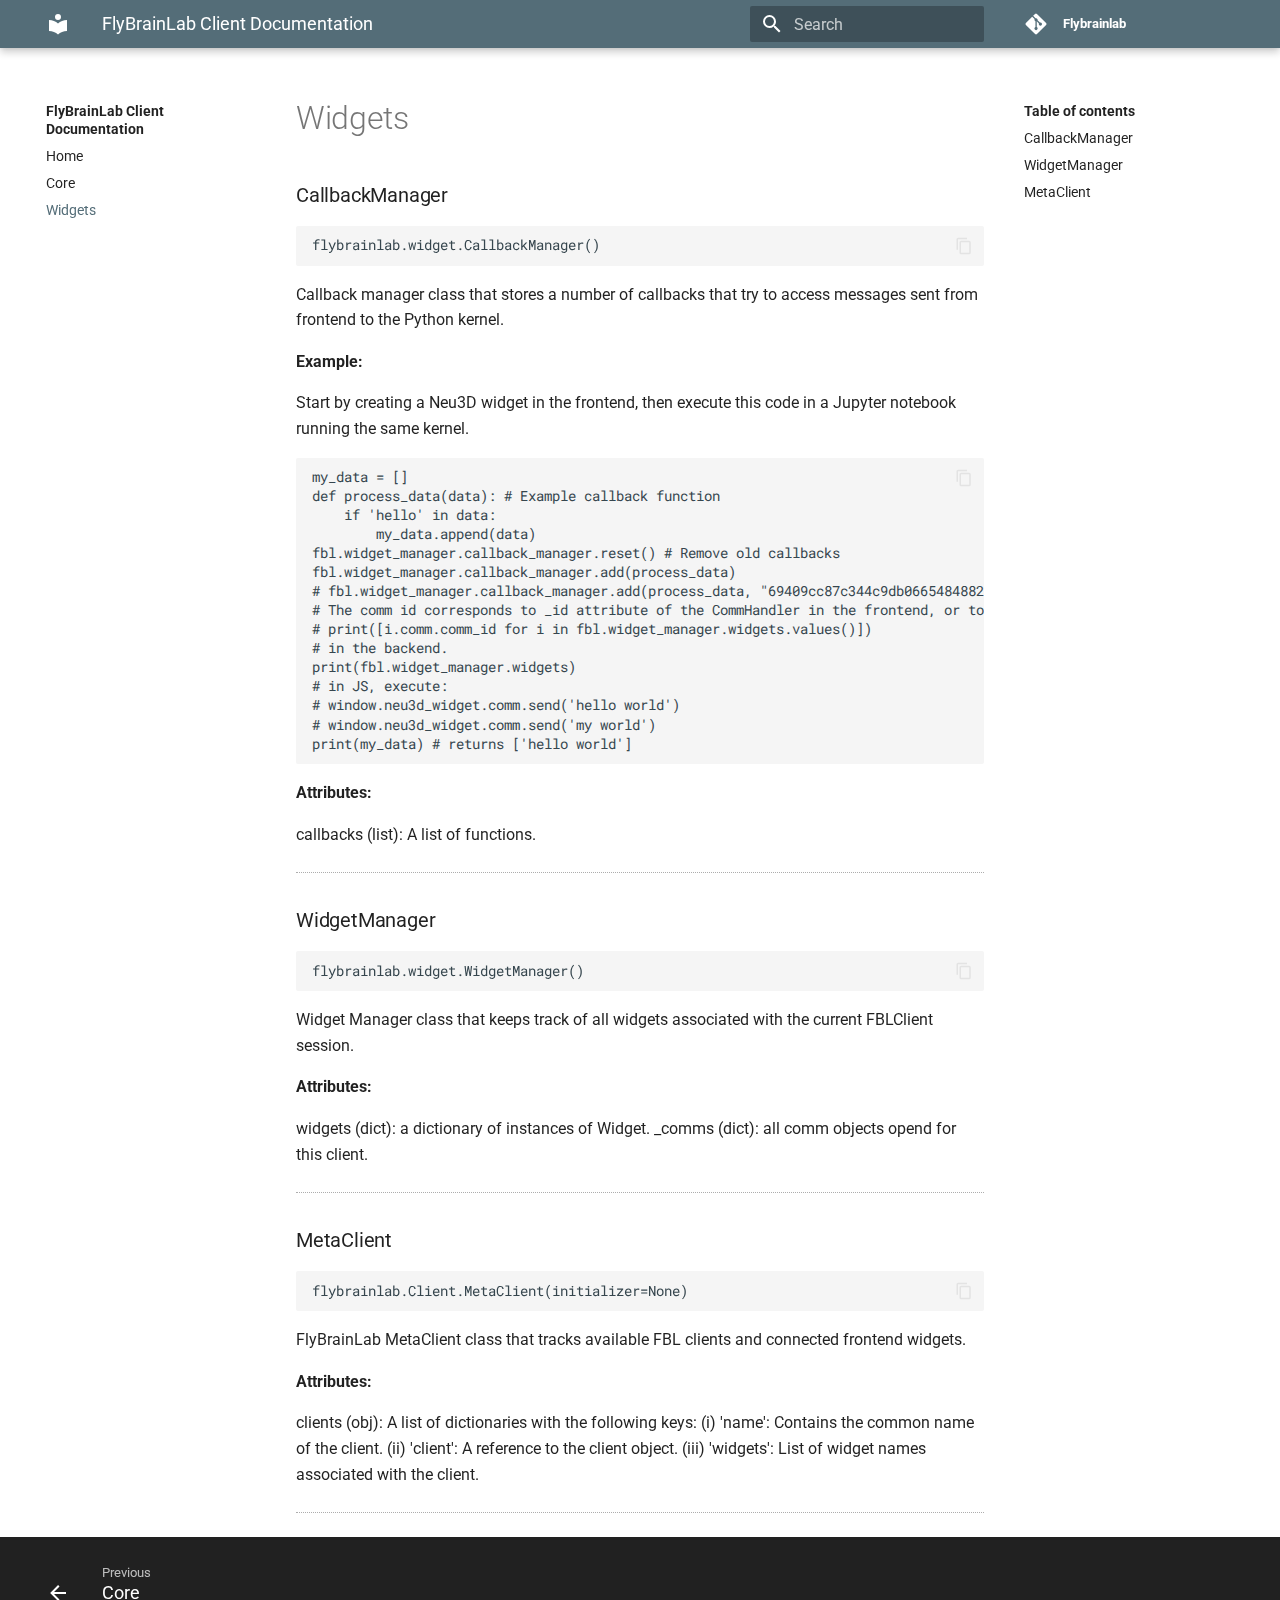
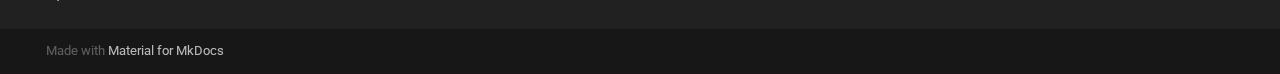
<file: widgets/index.html>
<!doctype html>
<html lang="en" class="no-js">
  <head>
    
      <meta charset="utf-8">
      <meta name="viewport" content="width=device-width,initial-scale=1">
      
        <meta name="description" content="Documentation for FlyBrainLab Client.">
      
      
      
      <link rel="shortcut icon" href="../assets/images/favicon.png">
      <meta name="generator" content="mkdocs-1.1.2, mkdocs-material-5.5.12">
    
    
      
        <title>Widgets - FlyBrainLab Client Documentation</title>
      
    
    
      <link rel="stylesheet" href="../assets/stylesheets/main.4dd2dd8d.min.css">
      
        <link rel="stylesheet" href="../assets/stylesheets/palette.6a5ad368.min.css">
      
      
        
        
        <meta name="theme-color" content="#546d78">
      
    
    
    
      
        <link href="https://fonts.gstatic.com" rel="preconnect" crossorigin>
        <link rel="stylesheet" href="https://fonts.googleapis.com/css?family=Roboto:300,400,400i,700%7CRoboto+Mono&display=fallback">
        <style>body,input{font-family:"Roboto",-apple-system,BlinkMacSystemFont,Helvetica,Arial,sans-serif}code,kbd,pre{font-family:"Roboto Mono",SFMono-Regular,Consolas,Menlo,monospace}</style>
      
    
    
    
    
      
    
    
  </head>
  
  
    
    
    
    <body dir="ltr" data-md-color-scheme="" data-md-color-primary="blue-grey" data-md-color-accent="red">
  
    
    <input class="md-toggle" data-md-toggle="drawer" type="checkbox" id="__drawer" autocomplete="off">
    <input class="md-toggle" data-md-toggle="search" type="checkbox" id="__search" autocomplete="off">
    <label class="md-overlay" for="__drawer"></label>
    <div data-md-component="skip">
      
        
        <a href="#callbackmanager" class="md-skip">
          Skip to content
        </a>
      
    </div>
    <div data-md-component="announce">
      
    </div>
    
      <header class="md-header" data-md-component="header">
  <nav class="md-header-nav md-grid" aria-label="Header">
    <a href=".." title="FlyBrainLab Client Documentation" class="md-header-nav__button md-logo" aria-label="FlyBrainLab Client Documentation">
      
  
  <svg xmlns="http://www.w3.org/2000/svg" viewBox="0 0 24 24"><path d="M12 8a3 3 0 003-3 3 3 0 00-3-3 3 3 0 00-3 3 3 3 0 003 3m0 3.54C9.64 9.35 6.5 8 3 8v11c3.5 0 6.64 1.35 9 3.54 2.36-2.19 5.5-3.54 9-3.54V8c-3.5 0-6.64 1.35-9 3.54z"/></svg>

    </a>
    <label class="md-header-nav__button md-icon" for="__drawer">
      <svg xmlns="http://www.w3.org/2000/svg" viewBox="0 0 24 24"><path d="M3 6h18v2H3V6m0 5h18v2H3v-2m0 5h18v2H3v-2z"/></svg>
    </label>
    <div class="md-header-nav__title" data-md-component="header-title">
      
        <div class="md-header-nav__ellipsis">
          <span class="md-header-nav__topic md-ellipsis">
            FlyBrainLab Client Documentation
          </span>
          <span class="md-header-nav__topic md-ellipsis">
            
              Widgets
            
          </span>
        </div>
      
    </div>
    
      <label class="md-header-nav__button md-icon" for="__search">
        <svg xmlns="http://www.w3.org/2000/svg" viewBox="0 0 24 24"><path d="M9.5 3A6.5 6.5 0 0116 9.5c0 1.61-.59 3.09-1.56 4.23l.27.27h.79l5 5-1.5 1.5-5-5v-.79l-.27-.27A6.516 6.516 0 019.5 16 6.5 6.5 0 013 9.5 6.5 6.5 0 019.5 3m0 2C7 5 5 7 5 9.5S7 14 9.5 14 14 12 14 9.5 12 5 9.5 5z"/></svg>
      </label>
      
<div class="md-search" data-md-component="search" role="dialog">
  <label class="md-search__overlay" for="__search"></label>
  <div class="md-search__inner" role="search">
    <form class="md-search__form" name="search">
      <input type="text" class="md-search__input" name="query" aria-label="Search" placeholder="Search" autocapitalize="off" autocorrect="off" autocomplete="off" spellcheck="false" data-md-component="search-query" data-md-state="active">
      <label class="md-search__icon md-icon" for="__search">
        <svg xmlns="http://www.w3.org/2000/svg" viewBox="0 0 24 24"><path d="M9.5 3A6.5 6.5 0 0116 9.5c0 1.61-.59 3.09-1.56 4.23l.27.27h.79l5 5-1.5 1.5-5-5v-.79l-.27-.27A6.516 6.516 0 019.5 16 6.5 6.5 0 013 9.5 6.5 6.5 0 019.5 3m0 2C7 5 5 7 5 9.5S7 14 9.5 14 14 12 14 9.5 12 5 9.5 5z"/></svg>
        <svg xmlns="http://www.w3.org/2000/svg" viewBox="0 0 24 24"><path d="M20 11v2H8l5.5 5.5-1.42 1.42L4.16 12l7.92-7.92L13.5 5.5 8 11h12z"/></svg>
      </label>
      <button type="reset" class="md-search__icon md-icon" aria-label="Clear" data-md-component="search-reset" tabindex="-1">
        <svg xmlns="http://www.w3.org/2000/svg" viewBox="0 0 24 24"><path d="M19 6.41L17.59 5 12 10.59 6.41 5 5 6.41 10.59 12 5 17.59 6.41 19 12 13.41 17.59 19 19 17.59 13.41 12 19 6.41z"/></svg>
      </button>
    </form>
    <div class="md-search__output">
      <div class="md-search__scrollwrap" data-md-scrollfix>
        <div class="md-search-result" data-md-component="search-result">
          <div class="md-search-result__meta">
            Initializing search
          </div>
          <ol class="md-search-result__list"></ol>
        </div>
      </div>
    </div>
  </div>
</div>
    
    
      <div class="md-header-nav__source">
        
<a href="https://flybrainlab.github.io/FBLClient/" title="Go to repository" class="md-source">
  <div class="md-source__icon md-icon">
    
    <svg xmlns="http://www.w3.org/2000/svg" viewBox="0 0 448 512"><path d="M439.55 236.05L244 40.45a28.87 28.87 0 00-40.81 0l-40.66 40.63 51.52 51.52c27.06-9.14 52.68 16.77 43.39 43.68l49.66 49.66c34.23-11.8 61.18 31 35.47 56.69-26.49 26.49-70.21-2.87-56-37.34L240.22 199v121.85c25.3 12.54 22.26 41.85 9.08 55a34.34 34.34 0 01-48.55 0c-17.57-17.6-11.07-46.91 11.25-56v-123c-20.8-8.51-24.6-30.74-18.64-45L142.57 101 8.45 235.14a28.86 28.86 0 000 40.81l195.61 195.6a28.86 28.86 0 0040.8 0l194.69-194.69a28.86 28.86 0 000-40.81z"/></svg>
  </div>
  <div class="md-source__repository">
    Flybrainlab
  </div>
</a>
      </div>
    
  </nav>
</header>
    
    <div class="md-container" data-md-component="container">
      
        
      
      
        
      
      <main class="md-main" data-md-component="main">
        <div class="md-main__inner md-grid">
          
            
              <div class="md-sidebar md-sidebar--primary" data-md-component="navigation">
                <div class="md-sidebar__scrollwrap">
                  <div class="md-sidebar__inner">
                    <nav class="md-nav md-nav--primary" aria-label="Navigation" data-md-level="0">
  <label class="md-nav__title" for="__drawer">
    <a href=".." title="FlyBrainLab Client Documentation" class="md-nav__button md-logo" aria-label="FlyBrainLab Client Documentation">
      
  
  <svg xmlns="http://www.w3.org/2000/svg" viewBox="0 0 24 24"><path d="M12 8a3 3 0 003-3 3 3 0 00-3-3 3 3 0 00-3 3 3 3 0 003 3m0 3.54C9.64 9.35 6.5 8 3 8v11c3.5 0 6.64 1.35 9 3.54 2.36-2.19 5.5-3.54 9-3.54V8c-3.5 0-6.64 1.35-9 3.54z"/></svg>

    </a>
    FlyBrainLab Client Documentation
  </label>
  
    <div class="md-nav__source">
      
<a href="https://flybrainlab.github.io/FBLClient/" title="Go to repository" class="md-source">
  <div class="md-source__icon md-icon">
    
    <svg xmlns="http://www.w3.org/2000/svg" viewBox="0 0 448 512"><path d="M439.55 236.05L244 40.45a28.87 28.87 0 00-40.81 0l-40.66 40.63 51.52 51.52c27.06-9.14 52.68 16.77 43.39 43.68l49.66 49.66c34.23-11.8 61.18 31 35.47 56.69-26.49 26.49-70.21-2.87-56-37.34L240.22 199v121.85c25.3 12.54 22.26 41.85 9.08 55a34.34 34.34 0 01-48.55 0c-17.57-17.6-11.07-46.91 11.25-56v-123c-20.8-8.51-24.6-30.74-18.64-45L142.57 101 8.45 235.14a28.86 28.86 0 000 40.81l195.61 195.6a28.86 28.86 0 0040.8 0l194.69-194.69a28.86 28.86 0 000-40.81z"/></svg>
  </div>
  <div class="md-source__repository">
    Flybrainlab
  </div>
</a>
    </div>
  
  <ul class="md-nav__list" data-md-scrollfix>
    
      
      
      


  <li class="md-nav__item">
    <a href=".." title="Home" class="md-nav__link">
      Home
    </a>
  </li>

    
      
      
      


  <li class="md-nav__item">
    <a href="../client/" title="Core" class="md-nav__link">
      Core
    </a>
  </li>

    
      
      
      

  


  <li class="md-nav__item md-nav__item--active">
    
    <input class="md-nav__toggle md-toggle" data-md-toggle="toc" type="checkbox" id="__toc">
    
    
      <label class="md-nav__link md-nav__link--active" for="__toc">
        Widgets
        <span class="md-nav__icon md-icon"></span>
      </label>
    
    <a href="./" title="Widgets" class="md-nav__link md-nav__link--active">
      Widgets
    </a>
    
      
<nav class="md-nav md-nav--secondary" aria-label="Table of contents">
  
  
  
    <label class="md-nav__title" for="__toc">
      <span class="md-nav__icon md-icon"></span>
      Table of contents
    </label>
    <ul class="md-nav__list" data-md-scrollfix>
      
        <li class="md-nav__item">
  <a href="#callbackmanager" class="md-nav__link">
    CallbackManager
  </a>
  
</li>
      
        <li class="md-nav__item">
  <a href="#widgetmanager" class="md-nav__link">
    WidgetManager
  </a>
  
</li>
      
        <li class="md-nav__item">
  <a href="#metaclient" class="md-nav__link">
    MetaClient
  </a>
  
</li>
      
    </ul>
  
</nav>
    
  </li>

    
  </ul>
</nav>
                  </div>
                </div>
              </div>
            
            
              <div class="md-sidebar md-sidebar--secondary" data-md-component="toc">
                <div class="md-sidebar__scrollwrap">
                  <div class="md-sidebar__inner">
                    
<nav class="md-nav md-nav--secondary" aria-label="Table of contents">
  
  
  
    <label class="md-nav__title" for="__toc">
      <span class="md-nav__icon md-icon"></span>
      Table of contents
    </label>
    <ul class="md-nav__list" data-md-scrollfix>
      
        <li class="md-nav__item">
  <a href="#callbackmanager" class="md-nav__link">
    CallbackManager
  </a>
  
</li>
      
        <li class="md-nav__item">
  <a href="#widgetmanager" class="md-nav__link">
    WidgetManager
  </a>
  
</li>
      
        <li class="md-nav__item">
  <a href="#metaclient" class="md-nav__link">
    MetaClient
  </a>
  
</li>
      
    </ul>
  
</nav>
                  </div>
                </div>
              </div>
            
          
          <div class="md-content">
            <article class="md-content__inner md-typeset">
              
                
                
                  
                
                
                  <h1>Widgets</h1>
                
                <h3 id="callbackmanager">CallbackManager</h3>
<pre><code class="python">flybrainlab.widget.CallbackManager()
</code></pre>

<p>Callback manager class that stores a number of callbacks that try to access messages sent from frontend to the Python kernel.</p>
<p><strong>Example:</strong></p>
<p>Start by creating a Neu3D widget in the frontend, then execute this code in a Jupyter notebook running the same kernel.</p>
<pre><code class="python">my_data = []
def process_data(data): # Example callback function
    if 'hello' in data:
        my_data.append(data)
fbl.widget_manager.callback_manager.reset() # Remove old callbacks
fbl.widget_manager.callback_manager.add(process_data)
# fbl.widget_manager.callback_manager.add(process_data, &quot;69409cc87c344c9db06654848821b58a&quot;) # If you want a specific comm id, give it as the second argument
# The comm id corresponds to _id attribute of the CommHandler in the frontend, or to one of
# print([i.comm.comm_id for i in fbl.widget_manager.widgets.values()])
# in the backend.
print(fbl.widget_manager.widgets)
# in JS, execute:
# window.neu3d_widget.comm.send('hello world')
# window.neu3d_widget.comm.send('my world')
print(my_data) # returns ['hello world']
</code></pre>

<p><strong>Attributes:</strong></p>
<p>callbacks (list): A list of functions.</p>
<hr />
<h3 id="widgetmanager">WidgetManager</h3>
<pre><code class="python">flybrainlab.widget.WidgetManager()
</code></pre>

<p>Widget Manager class that keeps track of all widgets associated with the current FBLClient session.</p>
<p><strong>Attributes:</strong></p>
<p>widgets (dict): a dictionary of instances of Widget.
_comms (dict): all comm objects opend for this client.</p>
<hr />
<h3 id="metaclient">MetaClient</h3>
<pre><code class="python">flybrainlab.Client.MetaClient(initializer=None)
</code></pre>

<p>FlyBrainLab MetaClient class that tracks available FBL clients and connected frontend widgets.</p>
<p><strong>Attributes:</strong></p>
<p>clients (obj): A list of dictionaries with the following keys: (i) 'name': Contains the common name of the client. (ii) 'client': A reference to the client object. (iii) 'widgets': List of widget names associated with the client.</p>
<hr />
                
              
              
                


              
            </article>
          </div>
        </div>
      </main>
      
        
<footer class="md-footer">
  
    <div class="md-footer-nav">
      <nav class="md-footer-nav__inner md-grid" aria-label="Footer">
        
          <a href="../client/" title="Core" class="md-footer-nav__link md-footer-nav__link--prev" rel="prev">
            <div class="md-footer-nav__button md-icon">
              <svg xmlns="http://www.w3.org/2000/svg" viewBox="0 0 24 24"><path d="M20 11v2H8l5.5 5.5-1.42 1.42L4.16 12l7.92-7.92L13.5 5.5 8 11h12z"/></svg>
            </div>
            <div class="md-footer-nav__title">
              <div class="md-ellipsis">
                <span class="md-footer-nav__direction">
                  Previous
                </span>
                Core
              </div>
            </div>
          </a>
        
        
      </nav>
    </div>
  
  <div class="md-footer-meta md-typeset">
    <div class="md-footer-meta__inner md-grid">
      <div class="md-footer-copyright">
        
        Made with
        <a href="https://squidfunk.github.io/mkdocs-material/" target="_blank" rel="noopener">
          Material for MkDocs
        </a>
      </div>
      
    </div>
  </div>
</footer>
      
    </div>
    
      <script src="../assets/javascripts/vendor.3636a4ec.min.js"></script>
      <script src="../assets/javascripts/bundle.e9fe3281.min.js"></script><script id="__lang" type="application/json">{"clipboard.copy": "Copy to clipboard", "clipboard.copied": "Copied to clipboard", "search.config.lang": "en", "search.config.pipeline": "trimmer, stopWordFilter", "search.config.separator": "[\\s\\-]+", "search.result.placeholder": "Type to start searching", "search.result.none": "No matching documents", "search.result.one": "1 matching document", "search.result.other": "# matching documents"}</script>
      
      <script>
        app = initialize({
          base: "..",
          features: [],
          search: Object.assign({
            worker: "../assets/javascripts/worker/search.5eca75d3.min.js"
          }, typeof search !== "undefined" && search)
        })
      </script>
      
    
  </body>
</html>
</file>
<file: assets/stylesheets/main.4dd2dd8d.min.css>
html{box-sizing:border-box}*,*::before,*::after{box-sizing:inherit}html{-webkit-text-size-adjust:none;-moz-text-size-adjust:none;-ms-text-size-adjust:none;text-size-adjust:none}body{margin:0}hr{box-sizing:content-box;overflow:visible}a,button,label,input{-webkit-tap-highlight-color:transparent}a{color:inherit;text-decoration:none}small{font-size:80%}sub,sup{line-height:1em}img{border-style:none}table{border-collapse:separate;border-spacing:0}td,th{font-weight:normal;vertical-align:top}button{margin:0;padding:0;font-size:inherit;background:transparent;border:0}input{border:0;outline:none}:root{--md-default-fg-color: hsla(0, 0%, 0%, 0.87);--md-default-fg-color--light: hsla(0, 0%, 0%, 0.54);--md-default-fg-color--lighter: hsla(0, 0%, 0%, 0.32);--md-default-fg-color--lightest: hsla(0, 0%, 0%, 0.07);--md-default-bg-color: hsla(0, 0%, 100%, 1);--md-default-bg-color--light: hsla(0, 0%, 100%, 0.7);--md-default-bg-color--lighter: hsla(0, 0%, 100%, 0.3);--md-default-bg-color--lightest: hsla(0, 0%, 100%, 0.12);--md-primary-fg-color: hsla(231, 48%, 48%, 1);--md-primary-fg-color--light: hsla(230, 44%, 64%, 1);--md-primary-fg-color--dark: hsla(232, 54%, 41%, 1);--md-primary-bg-color: hsla(0, 0%, 100%, 1);--md-primary-bg-color--light: hsla(0, 0%, 100%, 0.7);--md-accent-fg-color: hsla(231, 99%, 66%, 1);--md-accent-fg-color--transparent: hsla(231, 99%, 66%, 0.1);--md-accent-bg-color: hsla(0, 0%, 100%, 1);--md-accent-bg-color--light: hsla(0, 0%, 100%, 0.7)}:root>*{--md-code-fg-color: hsla(200, 18%, 26%, 1);--md-code-bg-color: hsla(0, 0%, 96%, 1);--md-code-hl-color: hsla(60, 100%, 50%, 0.5);--md-code-hl-number-color: hsla(0, 67%, 50%, 1);--md-code-hl-special-color: hsla(340, 83%, 47%, 1);--md-code-hl-function-color: hsla(291, 45%, 50%, 1);--md-code-hl-constant-color: hsla(250, 63%, 60%, 1);--md-code-hl-keyword-color: hsla(219, 54%, 51%, 1);--md-code-hl-string-color: hsla(150, 63%, 30%, 1);--md-code-hl-name-color: var(--md-code-fg-color);--md-code-hl-operator-color: var(--md-default-fg-color--light);--md-code-hl-punctuation-color: var(--md-default-fg-color--light);--md-code-hl-comment-color: var(--md-default-fg-color--light);--md-code-hl-generic-color: var(--md-default-fg-color--light);--md-code-hl-variable-color: var(--md-default-fg-color--light);--md-typeset-color: var(--md-default-fg-color);--md-typeset-a-color: var(--md-primary-fg-color);--md-typeset-mark-color: hsla(60, 100%, 50%, 0.5);--md-typeset-del-color: hsla(6, 90%, 60%, 0.15);--md-typeset-ins-color: hsla(150, 90%, 44%, 0.15);--md-typeset-kbd-color: hsla(0, 0%, 98%, 1);--md-typeset-kbd-accent-color: hsla(0, 100%, 100%, 1);--md-typeset-kbd-border-color: hsla(0, 0%, 72%, 1);--md-admonition-fg-color: var(--md-default-fg-color);--md-admonition-bg-color: var(--md-default-bg-color);--md-footer-fg-color: hsla(0, 0%, 100%, 1);--md-footer-fg-color--light: hsla(0, 0%, 100%, 0.7);--md-footer-fg-color--lighter: hsla(0, 0%, 100%, 0.3);--md-footer-bg-color: hsla(0, 0%, 0%, 0.87);--md-footer-bg-color--dark: hsla(0, 0%, 0%, 0.32)}.md-icon svg{display:block;width:1.2rem;height:1.2rem;margin:0 auto;fill:currentColor}body{-webkit-font-smoothing:antialiased;-moz-osx-font-smoothing:grayscale}body,input{color:var(--md-typeset-color);font-feature-settings:"kern","liga";font-family:-apple-system,BlinkMacSystemFont,Helvetica,Arial,sans-serif}code,pre,kbd{color:var(--md-typeset-color);font-feature-settings:"kern";font-family:SFMono-Regular,Consolas,Menlo,monospace}:root{--md-typeset-table--ascending: url('data:image/svg+xml;charset=utf-8,<svg xmlns="http://www.w3.org/2000/svg" viewBox="0 0 24 24"><path d="M11 4h2v12l5.5-5.5 1.42 1.42L12 19.84l-7.92-7.92L5.5 10.5 11 16V4z"/></svg>');--md-typeset-table--descending: url('data:image/svg+xml;charset=utf-8,<svg xmlns="http://www.w3.org/2000/svg" viewBox="0 0 24 24"><path d="M13 20h-2V8l-5.5 5.5-1.42-1.42L12 4.16l7.92 7.92-1.42 1.42L13 8v12z"/></svg>')}.md-typeset{font-size:.8rem;line-height:1.6;-webkit-print-color-adjust:exact;color-adjust:exact}@media print{.md-typeset{font-size:.68rem}}.md-typeset p,.md-typeset ul,.md-typeset ol,.md-typeset blockquote{margin:1em 0}.md-typeset h1{margin:0 0 1.25em;color:var(--md-default-fg-color--light);font-weight:300;font-size:2em;line-height:1.3;letter-spacing:-0.01em}.md-typeset h2{margin:1.6em 0 .64em;font-weight:300;font-size:1.5625em;line-height:1.4;letter-spacing:-0.01em}.md-typeset h3{margin:1.6em 0 .8em;font-weight:400;font-size:1.25em;line-height:1.5;letter-spacing:-0.01em}.md-typeset h2+h3{margin-top:.8em}.md-typeset h4{margin:1em 0;font-weight:700;letter-spacing:-0.01em}.md-typeset h5,.md-typeset h6{margin:1.25em 0;color:var(--md-default-fg-color--light);font-weight:700;font-size:.8em;letter-spacing:-0.01em}.md-typeset h5{text-transform:uppercase}.md-typeset hr{margin:1.5em 0;border-bottom:.05rem dotted var(--md-default-fg-color--lighter)}.md-typeset a{color:var(--md-typeset-a-color);word-break:break-word}.md-typeset a,.md-typeset a::before{transition:color 125ms}.md-typeset a:focus,.md-typeset a:hover{color:var(--md-accent-fg-color)}.md-typeset code,.md-typeset pre,.md-typeset kbd{color:var(--md-code-fg-color);direction:ltr}@media print{.md-typeset code,.md-typeset pre,.md-typeset kbd{white-space:pre-wrap}}.md-typeset code{padding:0 .2941176471em;font-size:.85em;word-break:break-word;background-color:var(--md-code-bg-color);border-radius:.1rem;-webkit-box-decoration-break:clone;box-decoration-break:clone}.md-typeset h1 code,.md-typeset h2 code,.md-typeset h3 code,.md-typeset h4 code,.md-typeset h5 code,.md-typeset h6 code{margin:initial;padding:initial;background-color:transparent;box-shadow:none}.md-typeset a>code{color:currentColor}.md-typeset pre{position:relative;margin:1em 0;line-height:1.4}.md-typeset pre>code{display:block;margin:0;padding:.7720588235em 1.1764705882em;overflow:auto;word-break:normal;box-shadow:none;-webkit-box-decoration-break:slice;box-decoration-break:slice;touch-action:auto;scrollbar-width:thin;scrollbar-color:var(--md-default-fg-color--lighter) transparent}.md-typeset pre>code:hover{scrollbar-color:var(--md-accent-fg-color) transparent}.md-typeset pre>code::-webkit-scrollbar{width:.2rem;height:.2rem}.md-typeset pre>code::-webkit-scrollbar-thumb{background-color:var(--md-default-fg-color--lighter)}.md-typeset pre>code::-webkit-scrollbar-thumb:hover{background-color:var(--md-accent-fg-color)}@media screen and (max-width: 44.9375em){.md-typeset>pre{margin:1em -0.8rem}.md-typeset>pre code{border-radius:0}}.md-typeset kbd{display:inline-block;padding:0 .6666666667em;color:var(--md-default-fg-color);font-size:.75em;vertical-align:text-top;word-break:break-word;background-color:var(--md-typeset-kbd-color);border-radius:.1rem;box-shadow:0 .1rem 0 .05rem var(--md-typeset-kbd-border-color),0 .1rem 0 var(--md-typeset-kbd-border-color),0 -0.1rem .2rem var(--md-typeset-kbd-accent-color) inset}.md-typeset mark{color:inherit;word-break:break-word;background-color:var(--md-typeset-mark-color);-webkit-box-decoration-break:clone;box-decoration-break:clone}.md-typeset abbr{text-decoration:none;border-bottom:.05rem dotted var(--md-default-fg-color--light);cursor:help}.md-typeset small{opacity:.75}.md-typeset sup,.md-typeset sub{margin-left:.078125em}[dir=rtl] .md-typeset sup,[dir=rtl] .md-typeset sub{margin-right:.078125em;margin-left:initial}.md-typeset blockquote{padding-left:.6rem;color:var(--md-default-fg-color--light);border-left:.2rem solid var(--md-default-fg-color--lighter)}[dir=rtl] .md-typeset blockquote{padding-right:.6rem;padding-left:initial;border-right:.2rem solid var(--md-default-fg-color--lighter);border-left:initial}.md-typeset ul{list-style-type:disc}.md-typeset ul,.md-typeset ol{margin-left:.625em;padding:0}[dir=rtl] .md-typeset ul,[dir=rtl] .md-typeset ol{margin-right:.625em;margin-left:initial}.md-typeset ul ol,.md-typeset ol ol{list-style-type:lower-alpha}.md-typeset ul ol ol,.md-typeset ol ol ol{list-style-type:lower-roman}.md-typeset ul li,.md-typeset ol li{margin-bottom:.5em;margin-left:1.25em}[dir=rtl] .md-typeset ul li,[dir=rtl] .md-typeset ol li{margin-right:1.25em;margin-left:initial}.md-typeset ul li p,.md-typeset ul li blockquote,.md-typeset ol li p,.md-typeset ol li blockquote{margin:.5em 0}.md-typeset ul li:last-child,.md-typeset ol li:last-child{margin-bottom:0}.md-typeset ul li ul,.md-typeset ul li ol,.md-typeset ol li ul,.md-typeset ol li ol{margin:.5em 0 .5em .625em}[dir=rtl] .md-typeset ul li ul,[dir=rtl] .md-typeset ul li ol,[dir=rtl] .md-typeset ol li ul,[dir=rtl] .md-typeset ol li ol{margin-right:.625em;margin-left:initial}.md-typeset dd{margin:1em 0 1.5em 1.875em}[dir=rtl] .md-typeset dd{margin-right:1.875em;margin-left:initial}.md-typeset img,.md-typeset svg{max-width:100%;height:auto}.md-typeset img[align=left],.md-typeset svg[align=left]{margin:1em;margin-left:0}.md-typeset img[align=right],.md-typeset svg[align=right]{margin:1em;margin-right:0}.md-typeset img[align]:only-child,.md-typeset svg[align]:only-child{margin-top:0}.md-typeset figure{width:-webkit-fit-content;width:-moz-fit-content;width:fit-content;max-width:100%;margin:0 auto;text-align:center}.md-typeset figcaption{max-width:24rem;margin:.5em auto;font-style:italic}.md-typeset iframe{max-width:100%}.md-typeset table:not([class]){display:inline-block;max-width:100%;overflow:auto;font-size:.64rem;background:var(--md-default-bg-color);border-radius:.1rem;box-shadow:0 .2rem .5rem rgba(0,0,0,.05),0 0 .05rem rgba(0,0,0,.1);touch-action:auto}.md-typeset table:not([class])+*{margin-top:1.5em}.md-typeset table:not([class]) th>*:first-child,.md-typeset table:not([class]) td>*:first-child{margin-top:0}.md-typeset table:not([class]) th>*:last-child,.md-typeset table:not([class]) td>*:last-child{margin-bottom:0}.md-typeset table:not([class]) th:not([align]),.md-typeset table:not([class]) td:not([align]){text-align:left}[dir=rtl] .md-typeset table:not([class]) th:not([align]),[dir=rtl] .md-typeset table:not([class]) td:not([align]){text-align:right}.md-typeset table:not([class]) th{min-width:5rem;padding:.9375em 1.25em;color:var(--md-default-bg-color);vertical-align:top;background-color:var(--md-default-fg-color--light)}.md-typeset table:not([class]) th a{color:inherit}.md-typeset table:not([class]) td{padding:.9375em 1.25em;vertical-align:top;border-top:.05rem solid var(--md-default-fg-color--lightest)}.md-typeset table:not([class]) tr{transition:background-color 125ms}.md-typeset table:not([class]) tr:hover{background-color:rgba(0,0,0,.035);box-shadow:0 .05rem 0 var(--md-default-bg-color) inset}.md-typeset table:not([class]) tr:first-child td{border-top:0}.md-typeset table:not([class]) a{word-break:normal}.md-typeset table th[role=columnheader]{cursor:pointer}.md-typeset table th[role=columnheader]::after{display:inline-block;width:1.2em;height:1.2em;margin-left:.5em;vertical-align:sub;-webkit-mask-repeat:no-repeat;mask-repeat:no-repeat;content:" "}.md-typeset table th[role=columnheader][aria-sort=ascending]::after{background-color:currentColor;-webkit-mask-image:var(--md-typeset-table--ascending);mask-image:var(--md-typeset-table--ascending)}.md-typeset table th[role=columnheader][aria-sort=descending]::after{background-color:currentColor;-webkit-mask-image:var(--md-typeset-table--descending);mask-image:var(--md-typeset-table--descending)}.md-typeset__scrollwrap{margin:1em -0.8rem;overflow-x:auto;touch-action:auto}.md-typeset__table{display:inline-block;margin-bottom:.5em;padding:0 .8rem}.md-typeset__table table{display:table;width:100%;margin:0;overflow:hidden}html{height:100%;overflow-x:hidden;font-size:125%}@media screen and (min-width: 100em){html{font-size:137.5%}}@media screen and (min-width: 125em){html{font-size:150%}}body{position:relative;display:flex;flex-direction:column;width:100%;min-height:100%;font-size:.5rem;background-color:var(--md-default-bg-color)}@media screen and (max-width: 59.9375em){body[data-md-state=lock]{position:fixed}}@media print{body{display:block}}hr{display:block;height:.05rem;padding:0;border:0}.md-grid{max-width:61rem;margin-right:auto;margin-left:auto}.md-container{display:flex;flex-direction:column;flex-grow:1}@media print{.md-container{display:block}}.md-main{flex-grow:1}.md-main__inner{display:flex;height:100%;margin-top:1.5rem}.md-ellipsis{display:block;overflow:hidden;white-space:nowrap;text-overflow:ellipsis}.md-toggle{display:none}.md-overlay{position:fixed;top:0;z-index:3;width:0;height:0;background-color:rgba(0,0,0,.54);opacity:0;transition:width 0ms 250ms,height 0ms 250ms,opacity 250ms}@media screen and (max-width: 76.1875em){[data-md-toggle=drawer]:checked~.md-overlay{width:100%;height:100%;opacity:1;transition:width 0ms,height 0ms,opacity 250ms}}.md-skip{position:fixed;z-index:-1;margin:.5rem;padding:.3rem .5rem;color:var(--md-default-bg-color);font-size:.64rem;background-color:var(--md-default-fg-color);border-radius:.1rem;transform:translateY(0.4rem);opacity:0}.md-skip:focus{z-index:10;transform:translateY(0);opacity:1;transition:transform 250ms cubic-bezier(0.4, 0, 0.2, 1),opacity 175ms 75ms}@page{margin:25mm}.md-announce{overflow:auto;background-color:var(--md-footer-bg-color)}.md-announce__inner{margin:.6rem auto;padding:0 .8rem;color:var(--md-footer-fg-color);font-size:.7rem}@media print{.md-announce{display:none}}.md-typeset .md-button{display:inline-block;padding:.625em 2em;color:var(--md-primary-fg-color);font-weight:700;border:.1rem solid currentColor;border-radius:.1rem;transition:color 125ms,background-color 125ms,border-color 125ms}.md-typeset .md-button--primary{color:var(--md-primary-bg-color);background-color:var(--md-primary-fg-color);border-color:var(--md-primary-fg-color)}.md-typeset .md-button:focus,.md-typeset .md-button:hover{color:var(--md-accent-bg-color);background-color:var(--md-accent-fg-color);border-color:var(--md-accent-fg-color)}:root{--md-clipboard-icon: url('data:image/svg+xml;charset=utf-8,<svg xmlns="http://www.w3.org/2000/svg" viewBox="0 0 24 24"><path d="M19 21H8V7h11m0-2H8a2 2 0 00-2 2v14a2 2 0 002 2h11a2 2 0 002-2V7a2 2 0 00-2-2m-3-4H4a2 2 0 00-2 2v14h2V3h12V1z"/></svg>')}.md-clipboard{position:absolute;top:.5em;right:.5em;z-index:1;width:1.5em;height:1.5em;color:var(--md-default-fg-color--lightest);border-radius:.1rem;cursor:pointer;transition:color 125ms}@media print{.md-clipboard{display:none}}.md-clipboard::after{display:block;width:1.125em;height:1.125em;margin:0 auto;background-color:currentColor;-webkit-mask-image:var(--md-clipboard-icon);mask-image:var(--md-clipboard-icon);-webkit-mask-repeat:no-repeat;mask-repeat:no-repeat;content:""}pre:hover .md-clipboard{color:var(--md-default-fg-color--light)}pre .md-clipboard:focus,pre .md-clipboard:hover{color:var(--md-accent-fg-color)}.md-content{flex:1;max-width:100%}@media screen and (min-width: 60em)and (max-width: 76.1875em){.md-content{max-width:calc(100% - 12.1rem)}}@media screen and (min-width: 76.25em){.md-content{max-width:calc(100% - 12.1rem * 2)}}.md-content__inner{margin:0 .8rem 1.2rem;padding-top:.6rem}@media screen and (min-width: 76.25em){.md-content__inner{margin-right:1.2rem;margin-left:1.2rem}}.md-content__inner::before{display:block;height:.4rem;content:""}.md-content__inner>:last-child{margin-bottom:0}.md-content__button{float:right;margin:.4rem 0;margin-left:.4rem;padding:0}[dir=rtl] .md-content__button{float:left;margin-right:.4rem;margin-left:initial}[dir=rtl] .md-content__button svg{transform:scaleX(-1)}.md-typeset .md-content__button{color:var(--md-default-fg-color--lighter)}.md-content__button svg{display:inline;vertical-align:top}@media print{.md-content__button{display:none}}.md-dialog{box-shadow:0 2px 2px 0 rgba(0,0,0,.14),0 1px 5px 0 rgba(0,0,0,.12),0 3px 1px -2px rgba(0,0,0,.2);position:fixed;right:.8rem;bottom:.8rem;left:initial;z-index:2;display:block;min-width:11.1rem;padding:.4rem .6rem;color:var(--md-default-bg-color);font-size:.7rem;background:var(--md-default-fg-color);border:none;border-radius:.1rem;transform:translateY(100%);opacity:0;transition:transform 0ms 400ms,opacity 400ms}[dir=rtl] .md-dialog{right:initial;left:.8rem}.md-dialog[data-md-state=open]{transform:translateY(0);opacity:1;transition:transform 400ms cubic-bezier(0.075, 0.85, 0.175, 1),opacity 400ms}@media print{.md-dialog{display:none}}.md-header{position:-webkit-sticky;position:sticky;top:0;right:0;left:0;z-index:2;height:2.4rem;color:var(--md-primary-bg-color);background-color:var(--md-primary-fg-color);box-shadow:0 0 .2rem rgba(0,0,0,0),0 .2rem .4rem rgba(0,0,0,0);transition:color 250ms,background-color 250ms}.no-js .md-header{box-shadow:none;transition:none}.md-header[data-md-state=shadow]{box-shadow:0 0 .2rem rgba(0,0,0,.1),0 .2rem .4rem rgba(0,0,0,.2);transition:color 250ms,background-color 250ms,box-shadow 250ms}@media print{.md-header{display:none}}.md-header-nav{display:flex;padding:0 .2rem}.md-header-nav__button{position:relative;z-index:1;display:block;margin:.2rem;padding:.4rem;cursor:pointer;transition:opacity 250ms}[dir=rtl] .md-header-nav__button svg{transform:scaleX(-1)}.md-header-nav__button:focus,.md-header-nav__button:hover{opacity:.7}.md-header-nav__button.md-logo{margin:.2rem;padding:.4rem}.md-header-nav__button.md-logo img,.md-header-nav__button.md-logo svg{display:block;width:1.2rem;height:1.2rem;fill:currentColor}.no-js .md-header-nav__button[for=__search]{display:none}@media screen and (min-width: 60em){.md-header-nav__button[for=__search]{display:none}}@media screen and (max-width: 76.1875em){.md-header-nav__button.md-logo{display:none}}@media screen and (min-width: 76.25em){.md-header-nav__button[for=__drawer]{display:none}}.md-header-nav__topic{position:absolute;width:100%;transition:transform 400ms cubic-bezier(0.1, 0.7, 0.1, 1),opacity 150ms}.md-header-nav__topic+.md-header-nav__topic{z-index:-1;transform:translateX(1.25rem);opacity:0;transition:transform 400ms cubic-bezier(1, 0.7, 0.1, 0.1),opacity 150ms;pointer-events:none}[dir=rtl] .md-header-nav__topic+.md-header-nav__topic{transform:translateX(-1.25rem)}.no-js .md-header-nav__topic{position:initial}.no-js .md-header-nav__topic+.md-header-nav__topic{display:none}.md-header-nav__title{flex-grow:1;padding:0 1rem;font-size:.9rem;line-height:2.4rem}.md-header-nav__title[data-md-state=active] .md-header-nav__topic{z-index:-1;transform:translateX(-1.25rem);opacity:0;transition:transform 400ms cubic-bezier(1, 0.7, 0.1, 0.1),opacity 150ms;pointer-events:none}[dir=rtl] .md-header-nav__title[data-md-state=active] .md-header-nav__topic{transform:translateX(1.25rem)}.md-header-nav__title[data-md-state=active] .md-header-nav__topic+.md-header-nav__topic{z-index:0;transform:translateX(0);opacity:1;transition:transform 400ms cubic-bezier(0.1, 0.7, 0.1, 1),opacity 150ms;pointer-events:initial}.md-header-nav__title>.md-header-nav__ellipsis{position:relative;width:100%;height:100%}.md-header-nav__source{display:none}@media screen and (min-width: 60em){.md-header-nav__source{display:block;width:11.7rem;max-width:11.7rem;margin-left:1rem}[dir=rtl] .md-header-nav__source{margin-right:1rem;margin-left:initial}}@media screen and (min-width: 76.25em){.md-header-nav__source{margin-left:1.4rem}[dir=rtl] .md-header-nav__source{margin-right:1.4rem}}.md-hero{overflow:hidden;color:var(--md-primary-bg-color);font-size:1rem;background-color:var(--md-primary-fg-color);transition:background 250ms}.md-hero__inner{margin-top:1rem;padding:.8rem .8rem .4rem;transition:transform 400ms cubic-bezier(0.1, 0.7, 0.1, 1),opacity 250ms;transition-delay:100ms}@media screen and (max-width: 76.1875em){.md-hero__inner{margin-top:2.4rem;margin-bottom:1.2rem}}[data-md-state=hidden] .md-hero__inner{transform:translateY(0.625rem);opacity:0;transition:transform 0ms 400ms,opacity 100ms 0ms;pointer-events:none}.md-hero--expand .md-hero__inner{margin-bottom:1.2rem}.md-footer{color:var(--md-footer-fg-color);background-color:var(--md-footer-bg-color)}@media print{.md-footer{display:none}}.md-footer-nav__inner{padding:.2rem;overflow:auto}.md-footer-nav__link{display:flex;padding-top:1.4rem;padding-bottom:.4rem;transition:opacity 250ms}@media screen and (min-width: 45em){.md-footer-nav__link{width:50%}}.md-footer-nav__link:focus,.md-footer-nav__link:hover{opacity:.7}.md-footer-nav__link--prev{float:left}[dir=rtl] .md-footer-nav__link--prev{float:right}[dir=rtl] .md-footer-nav__link--prev svg{transform:scaleX(-1)}@media screen and (max-width: 44.9375em){.md-footer-nav__link--prev{width:25%}.md-footer-nav__link--prev .md-footer-nav__title{display:none}}.md-footer-nav__link--next{float:right;text-align:right}[dir=rtl] .md-footer-nav__link--next{float:left;text-align:left}[dir=rtl] .md-footer-nav__link--next svg{transform:scaleX(-1)}@media screen and (max-width: 44.9375em){.md-footer-nav__link--next{width:75%}}.md-footer-nav__title{position:relative;flex-grow:1;max-width:calc(100% - 2.4rem);padding:0 1rem;font-size:.9rem;line-height:2.4rem}.md-footer-nav__button{margin:.2rem;padding:.4rem}.md-footer-nav__direction{position:absolute;right:0;left:0;margin-top:-1rem;padding:0 1rem;font-size:.64rem;opacity:.7}.md-footer-meta{background-color:var(--md-footer-bg-color--dark)}.md-footer-meta__inner{display:flex;flex-wrap:wrap;justify-content:space-between;padding:.2rem}html .md-footer-meta.md-typeset a{color:var(--md-footer-fg-color--light)}html .md-footer-meta.md-typeset a:focus,html .md-footer-meta.md-typeset a:hover{color:var(--md-footer-fg-color)}.md-footer-copyright{width:100%;margin:auto .6rem;padding:.4rem 0;color:var(--md-footer-fg-color--lighter);font-size:.64rem}@media screen and (min-width: 45em){.md-footer-copyright{width:auto}}.md-footer-copyright__highlight{color:var(--md-footer-fg-color--light)}.md-footer-social{margin:0 .4rem;padding:.2rem 0 .6rem}@media screen and (min-width: 45em){.md-footer-social{padding:.6rem 0}}.md-footer-social__link{display:inline-block;width:1.6rem;height:1.6rem;text-align:center}.md-footer-social__link::before{line-height:1.9}.md-footer-social__link svg{max-height:.8rem;vertical-align:-25%;fill:currentColor}:root{--md-nav-icon--prev: url('data:image/svg+xml;charset=utf-8,<svg xmlns="http://www.w3.org/2000/svg" viewBox="0 0 24 24"><path d="M20 11v2H8l5.5 5.5-1.42 1.42L4.16 12l7.92-7.92L13.5 5.5 8 11h12z"/></svg>');--md-nav-icon--next: url('data:image/svg+xml;charset=utf-8,<svg xmlns="http://www.w3.org/2000/svg" viewBox="0 0 24 24"><path d="M8.59 16.58L13.17 12 8.59 7.41 10 6l6 6-6 6-1.41-1.42z"/></svg>');--md-toc-icon: url('data:image/svg+xml;charset=utf-8,<svg xmlns="http://www.w3.org/2000/svg" viewBox="0 0 24 24"><path d="M3 9h14V7H3v2m0 4h14v-2H3v2m0 4h14v-2H3v2m16 0h2v-2h-2v2m0-10v2h2V7h-2m0 6h2v-2h-2v2z"/></svg>')}.md-nav{font-size:.7rem;line-height:1.3}.md-nav__title{display:block;padding:0 .6rem;overflow:hidden;font-weight:700;text-overflow:ellipsis}.md-nav__title .md-nav__button{display:none}.md-nav__title .md-nav__button img{width:100%;height:auto}.md-nav__title .md-nav__button.md-logo img,.md-nav__title .md-nav__button.md-logo svg{display:block;width:2.4rem;height:2.4rem}.md-nav__title .md-nav__button.md-logo svg{fill:currentColor}.md-nav__list{margin:0;padding:0;list-style:none}.md-nav__item{padding:0 .6rem}.md-nav__item:last-child{padding-bottom:.6rem}.md-nav__item .md-nav__item{padding-right:0}[dir=rtl] .md-nav__item .md-nav__item{padding-right:.6rem;padding-left:0}.md-nav__item .md-nav__item:last-child{padding-bottom:0}.md-nav__link{display:block;margin-top:.625em;overflow:hidden;text-overflow:ellipsis;cursor:pointer;transition:color 125ms;scroll-snap-align:start}html .md-nav__link[for=__toc]{display:none}html .md-nav__link[for=__toc]~.md-nav{display:none}.md-nav__link[data-md-state=blur]{color:var(--md-default-fg-color--light)}.md-nav__item .md-nav__link--active{color:var(--md-typeset-a-color)}.md-nav__item--nested>.md-nav__link{color:inherit}.md-nav__link:focus,.md-nav__link:hover{color:var(--md-accent-fg-color)}.md-nav__source{display:none}@media screen and (max-width: 76.1875em){.md-nav{background-color:var(--md-default-bg-color)}.md-nav--primary,.md-nav--primary .md-nav{position:absolute;top:0;right:0;left:0;z-index:1;display:flex;flex-direction:column;height:100%}.md-nav--primary .md-nav__title,.md-nav--primary .md-nav__item{font-size:.8rem;line-height:1.5}.md-nav--primary .md-nav__title{position:relative;height:5.6rem;padding:3rem .8rem .2rem;color:var(--md-default-fg-color--light);font-weight:400;line-height:2.4rem;white-space:nowrap;background-color:var(--md-default-fg-color--lightest);cursor:pointer}.md-nav--primary .md-nav__title .md-nav__icon{position:absolute;top:.4rem;left:.4rem;display:block;width:1.2rem;height:1.2rem;margin:.2rem}.md-nav--primary .md-nav__title .md-nav__icon::after{display:block;width:100%;height:100%;background-color:currentColor;-webkit-mask-image:var(--md-nav-icon--prev);mask-image:var(--md-nav-icon--prev);-webkit-mask-repeat:no-repeat;mask-repeat:no-repeat;content:""}[dir=rtl] .md-nav--primary .md-nav__title .md-nav__icon{right:.4rem;left:initial}.md-nav--primary .md-nav__title~.md-nav__list{overflow-y:auto;background-color:var(--md-default-bg-color);box-shadow:0 .05rem 0 var(--md-default-fg-color--lightest) inset;-webkit-scroll-snap-type:y mandatory;-ms-scroll-snap-type:y mandatory;scroll-snap-type:y mandatory;touch-action:pan-y}.md-nav--primary .md-nav__title~.md-nav__list>.md-nav__item:first-child{border-top:0}.md-nav--primary .md-nav__title[for=__drawer]{position:relative;color:var(--md-primary-bg-color);background-color:var(--md-primary-fg-color)}.md-nav--primary .md-nav__title[for=__drawer] .md-nav__button{position:absolute;top:.2rem;left:.2rem;display:block;margin:.2rem;padding:.4rem;font-size:2.4rem}html [dir=rtl] .md-nav--primary .md-nav__title[for=__drawer] .md-nav__button{right:.2rem;left:initial}.md-nav--primary .md-nav__list{flex:1}.md-nav--primary .md-nav__item{padding:0;border-top:.05rem solid var(--md-default-fg-color--lightest)}[dir=rtl] .md-nav--primary .md-nav__item{padding:0}.md-nav--primary .md-nav__item--nested>.md-nav__link{padding-right:2.4rem}[dir=rtl] .md-nav--primary .md-nav__item--nested>.md-nav__link{padding-right:.8rem;padding-left:2.4rem}.md-nav--primary .md-nav__item--active>.md-nav__link{color:var(--md-typeset-a-color)}.md-nav--primary .md-nav__item--active>.md-nav__link:focus,.md-nav--primary .md-nav__item--active>.md-nav__link:hover{color:var(--md-accent-fg-color)}.md-nav--primary .md-nav__link{position:relative;margin-top:0;padding:.6rem .8rem}.md-nav--primary .md-nav__link .md-nav__icon{position:absolute;top:50%;right:.6rem;width:1.2rem;height:1.2rem;margin-top:-0.6rem;color:inherit;font-size:1.2rem}.md-nav--primary .md-nav__link .md-nav__icon::after{display:block;width:100%;height:100%;background-color:currentColor;-webkit-mask-image:var(--md-nav-icon--next);mask-image:var(--md-nav-icon--next);-webkit-mask-repeat:no-repeat;mask-repeat:no-repeat;content:""}[dir=rtl] .md-nav--primary .md-nav__link .md-nav__icon{right:initial;left:.6rem}[dir=rtl] .md-nav--primary .md-nav__icon::after{transform:scale(-1)}.md-nav--primary .md-nav--secondary .md-nav__link{position:static}.md-nav--primary .md-nav--secondary .md-nav{position:static;background-color:transparent}.md-nav--primary .md-nav--secondary .md-nav .md-nav__link{padding-left:1.4rem}[dir=rtl] .md-nav--primary .md-nav--secondary .md-nav .md-nav__link{padding-right:1.4rem;padding-left:initial}.md-nav--primary .md-nav--secondary .md-nav .md-nav .md-nav__link{padding-left:2rem}[dir=rtl] .md-nav--primary .md-nav--secondary .md-nav .md-nav .md-nav__link{padding-right:2rem;padding-left:initial}.md-nav--primary .md-nav--secondary .md-nav .md-nav .md-nav .md-nav__link{padding-left:2.6rem}[dir=rtl] .md-nav--primary .md-nav--secondary .md-nav .md-nav .md-nav .md-nav__link{padding-right:2.6rem;padding-left:initial}.md-nav--primary .md-nav--secondary .md-nav .md-nav .md-nav .md-nav .md-nav__link{padding-left:3.2rem}[dir=rtl] .md-nav--primary .md-nav--secondary .md-nav .md-nav .md-nav .md-nav .md-nav__link{padding-right:3.2rem;padding-left:initial}.md-nav__toggle~.md-nav{display:flex;transform:translateX(100%);opacity:0;transition:transform 250ms cubic-bezier(0.8, 0, 0.6, 1),opacity 125ms 50ms}[dir=rtl] .md-nav__toggle~.md-nav{transform:translateX(-100%)}.md-nav__toggle:checked~.md-nav{transform:translateX(0);opacity:1;transition:transform 250ms cubic-bezier(0.4, 0, 0.2, 1),opacity 125ms 125ms}.md-nav__toggle:checked~.md-nav>.md-nav__list{-webkit-backface-visibility:hidden;backface-visibility:hidden}}@media screen and (max-width: 59.9375em){html .md-nav__link[for=__toc]{display:block;padding-right:2.4rem}html .md-nav__link[for=__toc]+.md-nav__link{display:none}html .md-nav__link[for=__toc] .md-icon::after{display:block;width:100%;height:100%;-webkit-mask-image:var(--md-toc-icon);mask-image:var(--md-toc-icon);background-color:currentColor;content:""}html .md-nav__link[for=__toc]~.md-nav{display:flex}html [dir=rtl] .md-nav__link{padding-right:.8rem;padding-left:2.4rem}.md-nav__source{display:block;padding:0 .2rem;color:var(--md-primary-bg-color);background-color:var(--md-primary-fg-color--dark)}}@media screen and (min-width: 60em){.md-nav--secondary .md-nav__title[for=__toc]{scroll-snap-align:start}.md-nav--secondary .md-nav__title .md-nav__icon{display:none}}@media screen and (min-width: 76.25em){.md-nav{transition:max-height 250ms cubic-bezier(0.86, 0, 0.07, 1)}.md-nav--primary .md-nav__title[for=__drawer]{scroll-snap-align:start}.md-nav--primary .md-nav__title .md-nav__icon{display:none}.md-nav__toggle~.md-nav{display:none}.md-nav__toggle:checked~.md-nav{display:block}.md-nav__item--nested>.md-nav>.md-nav__title{display:none}.md-nav__icon{float:right;width:.9rem;height:.9rem;transition:transform 250ms}[dir=rtl] .md-nav__icon{float:left;transform:rotate(180deg)}.md-nav__icon::after{display:inline-block;width:100%;height:100%;vertical-align:-0.1rem;background-color:currentColor;-webkit-mask-image:var(--md-nav-icon--next);mask-image:var(--md-nav-icon--next);-webkit-mask-repeat:no-repeat;mask-repeat:no-repeat;content:""}.md-nav__item--nested .md-nav__toggle:checked~.md-nav__link .md-nav__icon{transform:rotate(90deg)}}.md-search{position:relative}.no-js .md-search{display:none}@media screen and (min-width: 60em){.md-search{padding:.2rem 0}}.md-search__overlay{z-index:1;opacity:0}@media screen and (max-width: 59.9375em){.md-search__overlay{position:absolute;top:.2rem;left:-2.2rem;width:2rem;height:2rem;overflow:hidden;background-color:var(--md-default-bg-color);border-radius:1rem;transform-origin:center;transition:transform 300ms 100ms,opacity 200ms 200ms;pointer-events:none}[dir=rtl] .md-search__overlay{right:-2.2rem;left:initial}[data-md-toggle=search]:checked~.md-header .md-search__overlay{opacity:1;transition:transform 400ms,opacity 100ms}}@media screen and (max-width: 29.9375em){[data-md-toggle=search]:checked~.md-header .md-search__overlay{transform:scale(45)}}@media screen and (min-width: 30em)and (max-width: 44.9375em){[data-md-toggle=search]:checked~.md-header .md-search__overlay{transform:scale(60)}}@media screen and (min-width: 45em)and (max-width: 59.9375em){[data-md-toggle=search]:checked~.md-header .md-search__overlay{transform:scale(75)}}@media screen and (min-width: 60em){.md-search__overlay{position:fixed;top:0;left:0;width:0;height:0;background-color:rgba(0,0,0,.54);cursor:pointer;transition:width 0ms 250ms,height 0ms 250ms,opacity 250ms}[dir=rtl] .md-search__overlay{right:0;left:initial}[data-md-toggle=search]:checked~.md-header .md-search__overlay{width:100%;height:100%;opacity:1;transition:width 0ms,height 0ms,opacity 250ms}}.md-search__inner{-webkit-backface-visibility:hidden;backface-visibility:hidden}@media screen and (max-width: 59.9375em){.md-search__inner{position:fixed;top:0;left:100%;z-index:2;width:100%;height:100%;transform:translateX(5%);opacity:0;transition:right 0ms 300ms,left 0ms 300ms,transform 150ms 150ms cubic-bezier(0.4, 0, 0.2, 1),opacity 150ms 150ms}[data-md-toggle=search]:checked~.md-header .md-search__inner{left:0;transform:translateX(0);opacity:1;transition:right 0ms 0ms,left 0ms 0ms,transform 150ms 150ms cubic-bezier(0.1, 0.7, 0.1, 1),opacity 150ms 150ms}[dir=rtl] [data-md-toggle=search]:checked~.md-header .md-search__inner{right:0;left:initial}html [dir=rtl] .md-search__inner{right:100%;left:initial;transform:translateX(-5%)}}@media screen and (min-width: 60em){.md-search__inner{position:relative;float:right;width:11.7rem;padding:.1rem 0;transition:width 250ms cubic-bezier(0.1, 0.7, 0.1, 1)}[dir=rtl] .md-search__inner{float:left}}@media screen and (min-width: 60em)and (max-width: 76.1875em){[data-md-toggle=search]:checked~.md-header .md-search__inner{width:23.4rem}}@media screen and (min-width: 76.25em){[data-md-toggle=search]:checked~.md-header .md-search__inner{width:34.4rem}}.md-search__form{position:relative}@media screen and (min-width: 60em){.md-search__form{border-radius:.1rem}}.md-search__input{position:relative;z-index:2;padding:0 2.2rem 0 3.6rem;text-overflow:ellipsis;background-color:var(--md-default-bg-color);transition:color 250ms,background-color 250ms}[dir=rtl] .md-search__input{padding:0 3.6rem 0 2.2rem}.md-search__input::-webkit-input-placeholder{-webkit-transition:color 250ms;transition:color 250ms}.md-search__input::-moz-placeholder{-moz-transition:color 250ms;transition:color 250ms}.md-search__input::-ms-input-placeholder{-ms-transition:color 250ms;transition:color 250ms}.md-search__input::placeholder{transition:color 250ms}.md-search__input::-webkit-input-placeholder{color:var(--md-default-fg-color--light)}.md-search__input::-moz-placeholder{color:var(--md-default-fg-color--light)}.md-search__input::-ms-input-placeholder{color:var(--md-default-fg-color--light)}.md-search__input~.md-search__icon,.md-search__input::placeholder{color:var(--md-default-fg-color--light)}.md-search__input::-ms-clear{display:none}@media screen and (max-width: 59.9375em){.md-search__input{width:100%;height:2.4rem;font-size:.9rem}}@media screen and (min-width: 60em){.md-search__input{width:100%;height:1.8rem;padding-left:2.2rem;color:inherit;font-size:.8rem;background-color:rgba(0,0,0,.26);border-radius:.1rem}[dir=rtl] .md-search__input{padding-right:2.2rem}.md-search__input+.md-search__icon{color:var(--md-primary-bg-color)}.md-search__input::-webkit-input-placeholder{color:var(--md-primary-bg-color--light)}.md-search__input::-moz-placeholder{color:var(--md-primary-bg-color--light)}.md-search__input::-ms-input-placeholder{color:var(--md-primary-bg-color--light)}.md-search__input::placeholder{color:var(--md-primary-bg-color--light)}.md-search__input:hover{background-color:rgba(255,255,255,.12)}[data-md-toggle=search]:checked~.md-header .md-search__input{color:var(--md-default-fg-color);text-overflow:clip;background-color:var(--md-default-bg-color);border-radius:.1rem .1rem 0 0}[data-md-toggle=search]:checked~.md-header .md-search__input::-webkit-input-placeholder{color:var(--md-default-fg-color--light)}[data-md-toggle=search]:checked~.md-header .md-search__input::-moz-placeholder{color:var(--md-default-fg-color--light)}[data-md-toggle=search]:checked~.md-header .md-search__input::-ms-input-placeholder{color:var(--md-default-fg-color--light)}[data-md-toggle=search]:checked~.md-header .md-search__input+.md-search__icon,[data-md-toggle=search]:checked~.md-header .md-search__input::placeholder{color:var(--md-default-fg-color--light)}}.md-search__icon{position:absolute;z-index:2;width:1.2rem;height:1.2rem;cursor:pointer;transition:color 250ms,opacity 250ms}.md-search__icon:hover{opacity:.7}.md-search__icon[for=__search]{top:.3rem;left:.5rem}[dir=rtl] .md-search__icon[for=__search]{right:.5rem;left:initial}[dir=rtl] .md-search__icon[for=__search] svg{transform:scaleX(-1)}@media screen and (max-width: 59.9375em){.md-search__icon[for=__search]{top:.6rem;left:.8rem}[dir=rtl] .md-search__icon[for=__search]{right:.8rem;left:initial}.md-search__icon[for=__search] svg:first-child{display:none}}@media screen and (min-width: 60em){.md-search__icon[for=__search]{pointer-events:none}.md-search__icon[for=__search] svg:last-child{display:none}}.md-search__icon[type=reset]{top:.3rem;right:.5rem;transform:scale(0.75);opacity:0;transition:transform 150ms cubic-bezier(0.1, 0.7, 0.1, 1),opacity 150ms;pointer-events:none}[dir=rtl] .md-search__icon[type=reset]{right:initial;left:.5rem}@media screen and (max-width: 59.9375em){.md-search__icon[type=reset]{top:.6rem;right:.8rem}[dir=rtl] .md-search__icon[type=reset]{right:initial;left:.8rem}}[data-md-toggle=search]:checked~.md-header .md-search__input:not(:-moz-placeholder-shown)~.md-search__icon[type=reset]{transform:scale(1);opacity:1;pointer-events:initial}[data-md-toggle=search]:checked~.md-header .md-search__input:not(:placeholder-shown)~.md-search__icon[type=reset]{transform:scale(1);opacity:1;pointer-events:initial}[data-md-toggle=search]:checked~.md-header .md-search__input:not(:-moz-placeholder-shown)~.md-search__icon[type=reset]:hover{opacity:.7}[data-md-toggle=search]:checked~.md-header .md-search__input:not(:placeholder-shown)~.md-search__icon[type=reset]:hover{opacity:.7}.md-search__output{position:absolute;z-index:1;width:100%;overflow:hidden;border-radius:0 0 .1rem .1rem}@media screen and (max-width: 59.9375em){.md-search__output{top:2.4rem;bottom:0}}@media screen and (min-width: 60em){.md-search__output{top:1.9rem;opacity:0;transition:opacity 400ms}[data-md-toggle=search]:checked~.md-header .md-search__output{box-shadow:0 6px 10px 0 rgba(0,0,0,.14),0 1px 18px 0 rgba(0,0,0,.12),0 3px 5px -1px rgba(0,0,0,.4);opacity:1}}.md-search__scrollwrap{height:100%;overflow-y:auto;background-color:var(--md-default-bg-color);-webkit-backface-visibility:hidden;backface-visibility:hidden;-webkit-scroll-snap-type:y mandatory;-ms-scroll-snap-type:y mandatory;scroll-snap-type:y mandatory;touch-action:pan-y}@media(-webkit-max-device-pixel-ratio: 1), (max-resolution: 1dppx){.md-search__scrollwrap{transform:translateZ(0)}}@media screen and (min-width: 60em)and (max-width: 76.1875em){.md-search__scrollwrap{width:23.4rem}}@media screen and (min-width: 76.25em){.md-search__scrollwrap{width:34.4rem}}@media screen and (min-width: 60em){.md-search__scrollwrap{max-height:0;scrollbar-width:thin;scrollbar-color:var(--md-default-fg-color--lighter) transparent}[data-md-toggle=search]:checked~.md-header .md-search__scrollwrap{max-height:75vh}.md-search__scrollwrap:hover{scrollbar-color:var(--md-accent-fg-color) transparent}.md-search__scrollwrap::-webkit-scrollbar{width:.2rem;height:.2rem}.md-search__scrollwrap::-webkit-scrollbar-thumb{background-color:var(--md-default-fg-color--lighter)}.md-search__scrollwrap::-webkit-scrollbar-thumb:hover{background-color:var(--md-accent-fg-color)}}.md-search-result{color:var(--md-default-fg-color);word-break:break-word}.md-search-result__meta{padding:0 .8rem;color:var(--md-default-fg-color--light);font-size:.64rem;line-height:1.8rem;background-color:var(--md-default-fg-color--lightest);scroll-snap-align:start}@media screen and (min-width: 60em){.md-search-result__meta{padding-left:2.2rem}[dir=rtl] .md-search-result__meta{padding-right:2.2rem;padding-left:initial}}.md-search-result__list{margin:0;padding:0;list-style:none}.md-search-result__item{box-shadow:0 -0.05rem 0 var(--md-default-fg-color--lightest)}.md-search-result__item:first-child{box-shadow:none}.md-search-result__link{display:block;outline:none;transition:background 250ms;scroll-snap-align:start}.md-search-result__link:focus,.md-search-result__link:hover{background-color:var(--md-accent-fg-color--transparent)}.md-search-result__link:focus .md-search-result__article::before,.md-search-result__link:hover .md-search-result__article::before{opacity:.7}.md-search-result__link:last-child .md-search-result__teaser{margin-bottom:.6rem}.md-search-result__article{position:relative;padding:0 .8rem;overflow:hidden}@media screen and (min-width: 60em){.md-search-result__article{padding-left:2.2rem}[dir=rtl] .md-search-result__article{padding-right:2.2rem;padding-left:.8rem}}.md-search-result__article--document .md-search-result__title{margin:.55rem 0;font-weight:400;font-size:.8rem;line-height:1.4}.md-search-result__icon{position:absolute;left:0;margin:.1rem;padding:.4rem;color:var(--md-default-fg-color--light)}[dir=rtl] .md-search-result__icon{right:0;left:initial}[dir=rtl] .md-search-result__icon svg{transform:scaleX(-1)}@media screen and (max-width: 59.9375em){.md-search-result__icon{display:none}}.md-search-result__title{margin:.5em 0;font-weight:700;font-size:.64rem;line-height:1.4}.md-search-result__teaser{display:-webkit-box;max-height:1.65rem;margin:.5em 0;overflow:hidden;color:var(--md-default-fg-color--light);font-size:.64rem;line-height:1.4;text-overflow:ellipsis;-webkit-box-orient:vertical;-webkit-line-clamp:2}@media screen and (max-width: 44.9375em){.md-search-result__teaser{max-height:2.5rem;-webkit-line-clamp:3}}@media screen and (min-width: 60em)and (max-width: 76.1875em){.md-search-result__teaser{max-height:2.5rem;-webkit-line-clamp:3}}.md-search-result em{font-weight:700;font-style:normal;text-decoration:underline}@-webkit-keyframes md-sidebar__scrollwrap--hack{0%,99%{-webkit-scroll-snap-type:none;scroll-snap-type:none}100%{-webkit-scroll-snap-type:y mandatory;scroll-snap-type:y mandatory}}@keyframes md-sidebar__scrollwrap--hack{0%,99%{-webkit-scroll-snap-type:none;-ms-scroll-snap-type:none;scroll-snap-type:none}100%{-webkit-scroll-snap-type:y mandatory;-ms-scroll-snap-type:y mandatory;scroll-snap-type:y mandatory}}.md-sidebar{position:-webkit-sticky;position:sticky;top:2.4rem;align-self:flex-start;width:12.1rem;padding:1.2rem 0;overflow:hidden}@media print{.md-sidebar{display:none}}@media screen and (max-width: 76.1875em){.md-sidebar--primary{position:fixed;top:0;left:-12.1rem;z-index:3;width:12.1rem;height:100%;background-color:var(--md-default-bg-color);transform:translateX(0);transition:transform 250ms cubic-bezier(0.4, 0, 0.2, 1),box-shadow 250ms}[dir=rtl] .md-sidebar--primary{right:-12.1rem;left:initial}[data-md-toggle=drawer]:checked~.md-container .md-sidebar--primary{box-shadow:0 8px 10px 1px rgba(0,0,0,.14),0 3px 14px 2px rgba(0,0,0,.12),0 5px 5px -3px rgba(0,0,0,.4);transform:translateX(12.1rem)}[dir=rtl] [data-md-toggle=drawer]:checked~.md-container .md-sidebar--primary{transform:translateX(-12.1rem)}.md-sidebar--primary .md-sidebar__scrollwrap{overflow:hidden}}.md-sidebar--secondary{display:none;order:2}@media screen and (min-width: 60em){.md-sidebar--secondary{display:block}.md-sidebar--secondary .md-sidebar__scrollwrap{touch-action:pan-y}}.md-sidebar__scrollwrap{max-height:100%;margin:0 .2rem;overflow-y:auto;-webkit-backface-visibility:hidden;backface-visibility:hidden;scrollbar-width:thin;scrollbar-color:var(--md-default-fg-color--lighter) transparent}.js .md-sidebar__scrollwrap{-webkit-animation:md-sidebar__scrollwrap--hack 400ms forwards;animation:md-sidebar__scrollwrap--hack 400ms forwards}@media screen and (max-width: 76.1875em){.md-sidebar--primary .md-sidebar__scrollwrap{position:absolute;top:0;right:0;bottom:0;left:0;margin:0;-webkit-scroll-snap-type:none;-ms-scroll-snap-type:none;scroll-snap-type:none}}.md-sidebar__scrollwrap:hover{scrollbar-color:var(--md-accent-fg-color) transparent}.md-sidebar__scrollwrap::-webkit-scrollbar{width:.2rem;height:.2rem}.md-sidebar__scrollwrap::-webkit-scrollbar-thumb{background-color:var(--md-default-fg-color--lighter)}.md-sidebar__scrollwrap::-webkit-scrollbar-thumb:hover{background-color:var(--md-accent-fg-color)}@-webkit-keyframes md-source__facts--done{0%{height:0}100%{height:.65rem}}@keyframes md-source__facts--done{0%{height:0}100%{height:.65rem}}@-webkit-keyframes md-source__fact--done{0%{transform:translateY(100%);opacity:0}50%{opacity:0}100%{transform:translateY(0%);opacity:1}}@keyframes md-source__fact--done{0%{transform:translateY(100%);opacity:0}50%{opacity:0}100%{transform:translateY(0%);opacity:1}}.md-source{display:block;font-size:.65rem;line-height:1.2;white-space:nowrap;-webkit-backface-visibility:hidden;backface-visibility:hidden;transition:opacity 250ms}.md-source:hover{opacity:.7}.md-source__icon{display:inline-block;width:2.4rem;height:2.4rem;vertical-align:middle}.md-source__icon svg{margin-top:.6rem;margin-left:.6rem}[dir=rtl] .md-source__icon svg{margin-right:.6rem;margin-left:initial}.md-source__icon+.md-source__repository{margin-left:-2rem;padding-left:2rem}[dir=rtl] .md-source__icon+.md-source__repository{margin-right:-2rem;margin-left:initial;padding-right:2rem;padding-left:initial}.md-source__repository{display:inline-block;max-width:calc(100% - 1.2rem);margin-left:.6rem;overflow:hidden;font-weight:700;text-overflow:ellipsis;vertical-align:middle}.md-source__facts{margin:0;padding:0;overflow:hidden;font-weight:700;font-size:.55rem;list-style-type:none;opacity:.75}[data-md-state=done] .md-source__facts{-webkit-animation:md-source__facts--done 250ms ease-in;animation:md-source__facts--done 250ms ease-in}.md-source__fact{float:left}[dir=rtl] .md-source__fact{float:right}[data-md-state=done] .md-source__fact{-webkit-animation:md-source__fact--done 400ms ease-out;animation:md-source__fact--done 400ms ease-out}.md-source__fact::before{margin:0 .1rem;content:"·"}.md-source__fact:first-child::before{display:none}.md-tabs{width:100%;overflow:auto;color:var(--md-primary-bg-color);background-color:var(--md-primary-fg-color);transition:background 250ms}.no-js .md-tabs{transition:none}@media screen and (max-width: 76.1875em){.md-tabs{display:none}}@media print{.md-tabs{display:none}}.md-tabs__list{margin:0;margin-left:.2rem;padding:0;white-space:nowrap;list-style:none;contain:content}[dir=rtl] .md-tabs__list{margin-right:.2rem;margin-left:initial}.md-tabs__item{display:inline-block;height:2.4rem;padding-right:.6rem;padding-left:.6rem}.md-tabs__link{display:block;margin-top:.8rem;font-size:.7rem;opacity:.7;transition:transform 400ms cubic-bezier(0.1, 0.7, 0.1, 1),opacity 250ms}.no-js .md-tabs__link{transition:none}.md-tabs__link--active,.md-tabs__link:hover{color:inherit;opacity:1}.md-tabs__item:nth-child(2) .md-tabs__link{transition-delay:20ms}.md-tabs__item:nth-child(3) .md-tabs__link{transition-delay:40ms}.md-tabs__item:nth-child(4) .md-tabs__link{transition-delay:60ms}.md-tabs__item:nth-child(5) .md-tabs__link{transition-delay:80ms}.md-tabs__item:nth-child(6) .md-tabs__link{transition-delay:100ms}.md-tabs__item:nth-child(7) .md-tabs__link{transition-delay:120ms}.md-tabs__item:nth-child(8) .md-tabs__link{transition-delay:140ms}.md-tabs__item:nth-child(9) .md-tabs__link{transition-delay:160ms}.md-tabs__item:nth-child(10) .md-tabs__link{transition-delay:180ms}.md-tabs__item:nth-child(11) .md-tabs__link{transition-delay:200ms}.md-tabs__item:nth-child(12) .md-tabs__link{transition-delay:220ms}.md-tabs__item:nth-child(13) .md-tabs__link{transition-delay:240ms}.md-tabs__item:nth-child(14) .md-tabs__link{transition-delay:260ms}.md-tabs__item:nth-child(15) .md-tabs__link{transition-delay:280ms}.md-tabs__item:nth-child(16) .md-tabs__link{transition-delay:300ms}.md-tabs[data-md-state=hidden]{pointer-events:none}.md-tabs[data-md-state=hidden] .md-tabs__link{transform:translateY(50%);opacity:0;transition:color 250ms,transform 0ms 400ms,opacity 100ms}@media screen and (min-width: 76.25em){.md-tabs~.md-main .md-nav--primary>.md-nav__list>.md-nav__item--nested{display:none}.md-tabs--active~.md-main .md-nav--primary .md-nav__title{display:block;padding:0 .6rem;pointer-events:none;scroll-snap-align:start}.md-tabs--active~.md-main .md-nav--primary .md-nav__title[for=__drawer]{display:none}.md-tabs--active~.md-main .md-nav--primary>.md-nav__list>.md-nav__item{display:none}.md-tabs--active~.md-main .md-nav--primary>.md-nav__list>.md-nav__item--active{display:block;padding:0}.md-tabs--active~.md-main .md-nav--primary>.md-nav__list>.md-nav__item--active>.md-nav__link{display:none}.md-tabs--active~.md-main .md-nav[data-md-level="1"]{display:block}.md-tabs--active~.md-main .md-nav[data-md-level="1"]>.md-nav__list>.md-nav__item{padding:0 .6rem}.md-tabs--active~.md-main .md-nav[data-md-level="1"]>.md-nav__list>.md-nav__item:last-child{padding-bottom:.6rem}.md-tabs--active~.md-main .md-nav[data-md-level="1"]>.md-nav__list>.md-nav__item:last-child .md-nav__item{padding-bottom:0}.md-tabs--active~.md-main .md-nav[data-md-level="1"] .md-nav .md-nav__title{display:none}}:root{--md-admonition-icon--note: url('data:image/svg+xml;charset=utf-8,<svg xmlns="http://www.w3.org/2000/svg" viewBox="0 0 24 24"><path d="M20.71 7.04c.39-.39.39-1.04 0-1.41l-2.34-2.34c-.37-.39-1.02-.39-1.41 0l-1.84 1.83 3.75 3.75M3 17.25V21h3.75L17.81 9.93l-3.75-3.75L3 17.25z"/></svg>');--md-admonition-icon--abstract: url('data:image/svg+xml;charset=utf-8,<svg xmlns="http://www.w3.org/2000/svg" viewBox="0 0 24 24"><path d="M4 5h16v2H4V5m0 4h16v2H4V9m0 4h16v2H4v-2m0 4h10v2H4v-2z"/></svg>');--md-admonition-icon--info: url('data:image/svg+xml;charset=utf-8,<svg xmlns="http://www.w3.org/2000/svg" viewBox="0 0 24 24"><path d="M13 9h-2V7h2m0 10h-2v-6h2m-1-9A10 10 0 002 12a10 10 0 0010 10 10 10 0 0010-10A10 10 0 0012 2z"/></svg>');--md-admonition-icon--tip: url('data:image/svg+xml;charset=utf-8,<svg xmlns="http://www.w3.org/2000/svg" viewBox="0 0 24 24"><path d="M17.55 11.2c-.23-.3-.5-.56-.76-.82-.65-.6-1.4-1.03-2.03-1.66C13.3 7.26 13 4.85 13.91 3c-.91.23-1.75.75-2.45 1.32-2.54 2.08-3.54 5.75-2.34 8.9.04.1.08.2.08.33 0 .22-.15.42-.35.5-.22.1-.46.04-.64-.12a.83.83 0 01-.15-.17c-1.1-1.43-1.28-3.48-.53-5.12C5.89 10 5 12.3 5.14 14.47c.04.5.1 1 .27 1.5.14.6.4 1.2.72 1.73 1.04 1.73 2.87 2.97 4.84 3.22 2.1.27 4.35-.12 5.96-1.6 1.8-1.66 2.45-4.32 1.5-6.6l-.13-.26c-.2-.46-.47-.87-.8-1.25l.05-.01m-3.1 6.3c-.28.24-.73.5-1.08.6-1.1.4-2.2-.16-2.87-.82 1.19-.28 1.89-1.16 2.09-2.05.17-.8-.14-1.46-.27-2.23-.12-.74-.1-1.37.18-2.06.17.38.37.76.6 1.06.76 1 1.95 1.44 2.2 2.8.04.14.06.28.06.43.03.82-.32 1.72-.92 2.27h.01z"/></svg>');--md-admonition-icon--success: url('data:image/svg+xml;charset=utf-8,<svg xmlns="http://www.w3.org/2000/svg" viewBox="0 0 24 24"><path d="M12 2C6.5 2 2 6.5 2 12s4.5 10 10 10 10-4.5 10-10S17.5 2 12 2m-2 15l-5-5 1.41-1.41L10 14.17l7.59-7.59L19 8l-9 9z"/></svg>');--md-admonition-icon--question: url('data:image/svg+xml;charset=utf-8,<svg xmlns="http://www.w3.org/2000/svg" viewBox="0 0 24 24"><path d="M15.07 11.25l-.9.92C13.45 12.89 13 13.5 13 15h-2v-.5c0-1.11.45-2.11 1.17-2.83l1.24-1.26c.37-.36.59-.86.59-1.41a2 2 0 00-2-2 2 2 0 00-2 2H8a4 4 0 014-4 4 4 0 014 4 3.2 3.2 0 01-.93 2.25M13 19h-2v-2h2M12 2A10 10 0 002 12a10 10 0 0010 10 10 10 0 0010-10c0-5.53-4.5-10-10-10z"/></svg>');--md-admonition-icon--warning: url('data:image/svg+xml;charset=utf-8,<svg xmlns="http://www.w3.org/2000/svg" viewBox="0 0 24 24"><path d="M13 14h-2v-4h2m0 8h-2v-2h2M1 21h22L12 2 1 21z"/></svg>');--md-admonition-icon--failure: url('data:image/svg+xml;charset=utf-8,<svg xmlns="http://www.w3.org/2000/svg" viewBox="0 0 24 24"><path d="M12 2c5.53 0 10 4.47 10 10s-4.47 10-10 10S2 17.53 2 12 6.47 2 12 2m3.59 5L12 10.59 8.41 7 7 8.41 10.59 12 7 15.59 8.41 17 12 13.41 15.59 17 17 15.59 13.41 12 17 8.41 15.59 7z"/></svg>');--md-admonition-icon--danger: url('data:image/svg+xml;charset=utf-8,<svg xmlns="http://www.w3.org/2000/svg" viewBox="0 0 24 24"><path d="M11.5 20l4.86-9.73H13V4l-5 9.73h3.5V20M12 2c2.75 0 5.1 1 7.05 2.95C21 6.9 22 9.25 22 12s-1 5.1-2.95 7.05C17.1 21 14.75 22 12 22s-5.1-1-7.05-2.95C3 17.1 2 14.75 2 12s1-5.1 2.95-7.05C6.9 3 9.25 2 12 2z"/></svg>');--md-admonition-icon--bug: url('data:image/svg+xml;charset=utf-8,<svg xmlns="http://www.w3.org/2000/svg" viewBox="0 0 24 24"><path d="M14 12h-4v-2h4m0 6h-4v-2h4m6-6h-2.81a5.985 5.985 0 00-1.82-1.96L17 4.41 15.59 3l-2.17 2.17a6.002 6.002 0 00-2.83 0L8.41 3 7 4.41l1.62 1.63C7.88 6.55 7.26 7.22 6.81 8H4v2h2.09c-.05.33-.09.66-.09 1v1H4v2h2v1c0 .34.04.67.09 1H4v2h2.81c1.04 1.79 2.97 3 5.19 3s4.15-1.21 5.19-3H20v-2h-2.09c.05-.33.09-.66.09-1v-1h2v-2h-2v-1c0-.34-.04-.67-.09-1H20V8z"/></svg>');--md-admonition-icon--example: url('data:image/svg+xml;charset=utf-8,<svg xmlns="http://www.w3.org/2000/svg" viewBox="0 0 24 24"><path d="M7 13v-2h14v2H7m0 6v-2h14v2H7M7 7V5h14v2H7M3 8V5H2V4h2v4H3m-1 9v-1h3v4H2v-1h2v-.5H3v-1h1V17H2m2.25-7a.75.75 0 01.75.75c0 .2-.08.39-.21.52L3.12 13H5v1H2v-.92L4 11H2v-1h2.25z"/></svg>');--md-admonition-icon--quote: url('data:image/svg+xml;charset=utf-8,<svg xmlns="http://www.w3.org/2000/svg" viewBox="0 0 24 24"><path d="M14 17h3l2-4V7h-6v6h3M6 17h3l2-4V7H5v6h3l-2 4z"/></svg>')}.md-typeset .admonition,.md-typeset details{margin:1.5625em 0;padding:0 .6rem;overflow:hidden;color:var(--md-admonition-fg-color);font-size:.64rem;page-break-inside:avoid;background-color:var(--md-admonition-bg-color);border-left:.2rem solid #448aff;border-radius:.1rem;box-shadow:0 .2rem .5rem rgba(0,0,0,.05),0 0 .05rem rgba(0,0,0,.1)}[dir=rtl] .md-typeset .admonition,[dir=rtl] .md-typeset details{border-right:.2rem solid #448aff;border-left:none}@media print{.md-typeset .admonition,.md-typeset details{box-shadow:none}}html .md-typeset .admonition>:last-child,html .md-typeset details>:last-child{margin-bottom:.6rem}.md-typeset .admonition .admonition,.md-typeset details .admonition,.md-typeset .admonition details,.md-typeset details details{margin:1em 0}.md-typeset .admonition .md-typeset__scrollwrap,.md-typeset details .md-typeset__scrollwrap{margin:1em -0.6rem}.md-typeset .admonition .md-typeset__table,.md-typeset details .md-typeset__table{padding:0 .6rem}.md-typeset .admonition>.tabbed-set:only-child,.md-typeset details>.tabbed-set:only-child{margin-top:0}.md-typeset .admonition-title,.md-typeset summary{position:relative;margin:0 -0.6rem 0 -0.8rem;padding:.4rem .6rem .4rem 2.2rem;font-weight:700;background-color:rgba(68,138,255,.1)}[dir=rtl] .md-typeset .admonition-title,[dir=rtl] .md-typeset summary{margin:0 -0.8rem 0 -0.6rem;padding:.4rem 2rem .4rem .6rem}html .md-typeset .admonition-title:last-child,html .md-typeset summary:last-child{margin-bottom:0}.md-typeset .admonition-title::before,.md-typeset summary::before{position:absolute;left:.8rem;width:1rem;height:1rem;background-color:#448aff;-webkit-mask-image:var(--md-admonition-icon--note);mask-image:var(--md-admonition-icon--note);-webkit-mask-repeat:no-repeat;mask-repeat:no-repeat;content:""}[dir=rtl] .md-typeset .admonition-title::before,[dir=rtl] .md-typeset summary::before{right:.8rem;left:initial}.md-typeset .admonition-title code,.md-typeset summary code{margin:initial;padding:initial;color:currentColor;background-color:transparent;border-radius:initial;box-shadow:none}.md-typeset .admonition-title+.tabbed-set:last-child,.md-typeset summary+.tabbed-set:last-child{margin-top:0}.md-typeset .admonition.note,.md-typeset details.note{border-color:#448aff}.md-typeset .note>.admonition-title,.md-typeset .note>summary{background-color:rgba(68,138,255,.1)}.md-typeset .note>.admonition-title::before,.md-typeset .note>summary::before{background-color:#448aff;-webkit-mask-image:var(--md-admonition-icon--note);mask-image:var(--md-admonition-icon--note);-webkit-mask-repeat:no-repeat;mask-repeat:no-repeat}.md-typeset .admonition.abstract,.md-typeset details.abstract,.md-typeset .admonition.tldr,.md-typeset details.tldr,.md-typeset .admonition.summary,.md-typeset details.summary{border-color:#00b0ff}.md-typeset .abstract>.admonition-title,.md-typeset .abstract>summary,.md-typeset .tldr>.admonition-title,.md-typeset .tldr>summary,.md-typeset .summary>.admonition-title,.md-typeset .summary>summary{background-color:rgba(0,176,255,.1)}.md-typeset .abstract>.admonition-title::before,.md-typeset .abstract>summary::before,.md-typeset .tldr>.admonition-title::before,.md-typeset .tldr>summary::before,.md-typeset .summary>.admonition-title::before,.md-typeset .summary>summary::before{background-color:#00b0ff;-webkit-mask-image:var(--md-admonition-icon--abstract);mask-image:var(--md-admonition-icon--abstract);-webkit-mask-repeat:no-repeat;mask-repeat:no-repeat}.md-typeset .admonition.info,.md-typeset details.info,.md-typeset .admonition.todo,.md-typeset details.todo{border-color:#00b8d4}.md-typeset .info>.admonition-title,.md-typeset .info>summary,.md-typeset .todo>.admonition-title,.md-typeset .todo>summary{background-color:rgba(0,184,212,.1)}.md-typeset .info>.admonition-title::before,.md-typeset .info>summary::before,.md-typeset .todo>.admonition-title::before,.md-typeset .todo>summary::before{background-color:#00b8d4;-webkit-mask-image:var(--md-admonition-icon--info);mask-image:var(--md-admonition-icon--info);-webkit-mask-repeat:no-repeat;mask-repeat:no-repeat}.md-typeset .admonition.tip,.md-typeset details.tip,.md-typeset .admonition.important,.md-typeset details.important,.md-typeset .admonition.hint,.md-typeset details.hint{border-color:#00bfa5}.md-typeset .tip>.admonition-title,.md-typeset .tip>summary,.md-typeset .important>.admonition-title,.md-typeset .important>summary,.md-typeset .hint>.admonition-title,.md-typeset .hint>summary{background-color:rgba(0,191,165,.1)}.md-typeset .tip>.admonition-title::before,.md-typeset .tip>summary::before,.md-typeset .important>.admonition-title::before,.md-typeset .important>summary::before,.md-typeset .hint>.admonition-title::before,.md-typeset .hint>summary::before{background-color:#00bfa5;-webkit-mask-image:var(--md-admonition-icon--tip);mask-image:var(--md-admonition-icon--tip);-webkit-mask-repeat:no-repeat;mask-repeat:no-repeat}.md-typeset .admonition.success,.md-typeset details.success,.md-typeset .admonition.done,.md-typeset details.done,.md-typeset .admonition.check,.md-typeset details.check{border-color:#00c853}.md-typeset .success>.admonition-title,.md-typeset .success>summary,.md-typeset .done>.admonition-title,.md-typeset .done>summary,.md-typeset .check>.admonition-title,.md-typeset .check>summary{background-color:rgba(0,200,83,.1)}.md-typeset .success>.admonition-title::before,.md-typeset .success>summary::before,.md-typeset .done>.admonition-title::before,.md-typeset .done>summary::before,.md-typeset .check>.admonition-title::before,.md-typeset .check>summary::before{background-color:#00c853;-webkit-mask-image:var(--md-admonition-icon--success);mask-image:var(--md-admonition-icon--success);-webkit-mask-repeat:no-repeat;mask-repeat:no-repeat}.md-typeset .admonition.question,.md-typeset details.question,.md-typeset .admonition.faq,.md-typeset details.faq,.md-typeset .admonition.help,.md-typeset details.help{border-color:#64dd17}.md-typeset .question>.admonition-title,.md-typeset .question>summary,.md-typeset .faq>.admonition-title,.md-typeset .faq>summary,.md-typeset .help>.admonition-title,.md-typeset .help>summary{background-color:rgba(100,221,23,.1)}.md-typeset .question>.admonition-title::before,.md-typeset .question>summary::before,.md-typeset .faq>.admonition-title::before,.md-typeset .faq>summary::before,.md-typeset .help>.admonition-title::before,.md-typeset .help>summary::before{background-color:#64dd17;-webkit-mask-image:var(--md-admonition-icon--question);mask-image:var(--md-admonition-icon--question);-webkit-mask-repeat:no-repeat;mask-repeat:no-repeat}.md-typeset .admonition.warning,.md-typeset details.warning,.md-typeset .admonition.attention,.md-typeset details.attention,.md-typeset .admonition.caution,.md-typeset details.caution{border-color:#ff9100}.md-typeset .warning>.admonition-title,.md-typeset .warning>summary,.md-typeset .attention>.admonition-title,.md-typeset .attention>summary,.md-typeset .caution>.admonition-title,.md-typeset .caution>summary{background-color:rgba(255,145,0,.1)}.md-typeset .warning>.admonition-title::before,.md-typeset .warning>summary::before,.md-typeset .attention>.admonition-title::before,.md-typeset .attention>summary::before,.md-typeset .caution>.admonition-title::before,.md-typeset .caution>summary::before{background-color:#ff9100;-webkit-mask-image:var(--md-admonition-icon--warning);mask-image:var(--md-admonition-icon--warning);-webkit-mask-repeat:no-repeat;mask-repeat:no-repeat}.md-typeset .admonition.failure,.md-typeset details.failure,.md-typeset .admonition.missing,.md-typeset details.missing,.md-typeset .admonition.fail,.md-typeset details.fail{border-color:#ff5252}.md-typeset .failure>.admonition-title,.md-typeset .failure>summary,.md-typeset .missing>.admonition-title,.md-typeset .missing>summary,.md-typeset .fail>.admonition-title,.md-typeset .fail>summary{background-color:rgba(255,82,82,.1)}.md-typeset .failure>.admonition-title::before,.md-typeset .failure>summary::before,.md-typeset .missing>.admonition-title::before,.md-typeset .missing>summary::before,.md-typeset .fail>.admonition-title::before,.md-typeset .fail>summary::before{background-color:#ff5252;-webkit-mask-image:var(--md-admonition-icon--failure);mask-image:var(--md-admonition-icon--failure);-webkit-mask-repeat:no-repeat;mask-repeat:no-repeat}.md-typeset .admonition.danger,.md-typeset details.danger,.md-typeset .admonition.error,.md-typeset details.error{border-color:#ff1744}.md-typeset .danger>.admonition-title,.md-typeset .danger>summary,.md-typeset .error>.admonition-title,.md-typeset .error>summary{background-color:rgba(255,23,68,.1)}.md-typeset .danger>.admonition-title::before,.md-typeset .danger>summary::before,.md-typeset .error>.admonition-title::before,.md-typeset .error>summary::before{background-color:#ff1744;-webkit-mask-image:var(--md-admonition-icon--danger);mask-image:var(--md-admonition-icon--danger);-webkit-mask-repeat:no-repeat;mask-repeat:no-repeat}.md-typeset .admonition.bug,.md-typeset details.bug{border-color:#f50057}.md-typeset .bug>.admonition-title,.md-typeset .bug>summary{background-color:rgba(245,0,87,.1)}.md-typeset .bug>.admonition-title::before,.md-typeset .bug>summary::before{background-color:#f50057;-webkit-mask-image:var(--md-admonition-icon--bug);mask-image:var(--md-admonition-icon--bug);-webkit-mask-repeat:no-repeat;mask-repeat:no-repeat}.md-typeset .admonition.example,.md-typeset details.example{border-color:#651fff}.md-typeset .example>.admonition-title,.md-typeset .example>summary{background-color:rgba(101,31,255,.1)}.md-typeset .example>.admonition-title::before,.md-typeset .example>summary::before{background-color:#651fff;-webkit-mask-image:var(--md-admonition-icon--example);mask-image:var(--md-admonition-icon--example);-webkit-mask-repeat:no-repeat;mask-repeat:no-repeat}.md-typeset .admonition.quote,.md-typeset details.quote,.md-typeset .admonition.cite,.md-typeset details.cite{border-color:#9e9e9e}.md-typeset .quote>.admonition-title,.md-typeset .quote>summary,.md-typeset .cite>.admonition-title,.md-typeset .cite>summary{background-color:rgba(158,158,158,.1)}.md-typeset .quote>.admonition-title::before,.md-typeset .quote>summary::before,.md-typeset .cite>.admonition-title::before,.md-typeset .cite>summary::before{background-color:#9e9e9e;-webkit-mask-image:var(--md-admonition-icon--quote);mask-image:var(--md-admonition-icon--quote);-webkit-mask-repeat:no-repeat;mask-repeat:no-repeat}.codehilite .o,.highlight .o,.codehilite .ow,.highlight .ow{color:var(--md-code-hl-operator-color)}.codehilite .p,.highlight .p{color:var(--md-code-hl-punctuation-color)}.codehilite .cpf,.highlight .cpf,.codehilite .l,.highlight .l,.codehilite .s,.highlight .s,.codehilite .sb,.highlight .sb,.codehilite .sc,.highlight .sc,.codehilite .s2,.highlight .s2,.codehilite .si,.highlight .si,.codehilite .s1,.highlight .s1,.codehilite .ss,.highlight .ss{color:var(--md-code-hl-string-color)}.codehilite .cp,.highlight .cp,.codehilite .se,.highlight .se,.codehilite .sh,.highlight .sh,.codehilite .sr,.highlight .sr,.codehilite .sx,.highlight .sx{color:var(--md-code-hl-special-color)}.codehilite .m,.highlight .m,.codehilite .mf,.highlight .mf,.codehilite .mh,.highlight .mh,.codehilite .mi,.highlight .mi,.codehilite .il,.highlight .il,.codehilite .mo,.highlight .mo{color:var(--md-code-hl-number-color)}.codehilite .k,.highlight .k,.codehilite .kd,.highlight .kd,.codehilite .kn,.highlight .kn,.codehilite .kp,.highlight .kp,.codehilite .kr,.highlight .kr,.codehilite .kt,.highlight .kt{color:var(--md-code-hl-keyword-color)}.codehilite .kc,.highlight .kc,.codehilite .n,.highlight .n{color:var(--md-code-hl-name-color)}.codehilite .no,.highlight .no,.codehilite .nb,.highlight .nb,.codehilite .bp,.highlight .bp{color:var(--md-code-hl-constant-color)}.codehilite .nc,.highlight .nc,.codehilite .ne,.highlight .ne,.codehilite .nf,.highlight .nf,.codehilite .nn,.highlight .nn{color:var(--md-code-hl-function-color)}.codehilite .nd,.highlight .nd,.codehilite .ni,.highlight .ni,.codehilite .nl,.highlight .nl,.codehilite .nt,.highlight .nt{color:var(--md-code-hl-keyword-color)}.codehilite .c,.highlight .c,.codehilite .cm,.highlight .cm,.codehilite .c1,.highlight .c1,.codehilite .ch,.highlight .ch,.codehilite .cs,.highlight .cs,.codehilite .sd,.highlight .sd{color:var(--md-code-hl-comment-color)}.codehilite .na,.highlight .na,.codehilite .nv,.highlight .nv,.codehilite .vc,.highlight .vc,.codehilite .vg,.highlight .vg,.codehilite .vi,.highlight .vi{color:var(--md-code-hl-variable-color)}.codehilite .ge,.highlight .ge,.codehilite .gr,.highlight .gr,.codehilite .gh,.highlight .gh,.codehilite .go,.highlight .go,.codehilite .gp,.highlight .gp,.codehilite .gs,.highlight .gs,.codehilite .gu,.highlight .gu,.codehilite .gt,.highlight .gt{color:var(--md-code-hl-generic-color)}.codehilite .gd,.highlight .gd,.codehilite .gi,.highlight .gi{margin:0 -0.125em;padding:0 .125em;border-radius:.1rem}.codehilite .gd,.highlight .gd{background-color:var(--md-typeset-del-color)}.codehilite .gi,.highlight .gi{background-color:var(--md-typeset-ins-color)}.codehilite .hll,.highlight .hll{display:block;margin:0 -1.1764705882em;padding:0 1.1764705882em;background-color:var(--md-code-hl-color)}.codehilitetable,.highlighttable{display:block;overflow:hidden}.codehilitetable tbody,.highlighttable tbody,.codehilitetable td,.highlighttable td{display:block;padding:0}.codehilitetable tr,.highlighttable tr{display:flex}.codehilitetable pre,.highlighttable pre{margin:0}.codehilitetable .linenos,.highlighttable .linenos{padding:.525rem 1.1764705882em;padding-right:0;font-size:.85em;background-color:var(--md-code-bg-color);-webkit-user-select:none;-moz-user-select:none;-ms-user-select:none;user-select:none}.codehilitetable .linenodiv,.highlighttable .linenodiv{padding-right:.5882352941em;box-shadow:-0.05rem 0 var(--md-default-fg-color--lighter) inset}.codehilitetable .linenodiv pre,.highlighttable .linenodiv pre{color:var(--md-default-fg-color--light);text-align:right}.codehilitetable .code,.highlighttable .code{flex:1;overflow:hidden}.md-typeset .codehilitetable,.md-typeset .highlighttable{margin:1em 0;direction:ltr;border-radius:.1rem}.md-typeset .codehilitetable code,.md-typeset .highlighttable code{border-radius:0}@media screen and (max-width: 44.9375em){.md-typeset>.codehilite,.md-typeset>.highlight{margin:1em -0.8rem}.md-typeset>.codehilite .hll,.md-typeset>.highlight .hll{margin:0 -0.8rem;padding:0 .8rem}.md-typeset>.codehilite code,.md-typeset>.highlight code{border-radius:0}.md-typeset>.codehilitetable,.md-typeset>.highlighttable{margin:1em -0.8rem;border-radius:0}.md-typeset>.codehilitetable .hll,.md-typeset>.highlighttable .hll{margin:0 -0.8rem;padding:0 .8rem}}:root{--md-footnotes-icon: url('data:image/svg+xml;charset=utf-8,<svg xmlns="http://www.w3.org/2000/svg" viewBox="0 0 24 24"><path d="M19 7v4H5.83l3.58-3.59L8 6l-6 6 6 6 1.41-1.42L5.83 13H21V7h-2z"/></svg>')}.md-typeset [id^="fnref:"]{display:inline-block}.md-typeset [id^="fnref:"]:target{margin-top:-3.8rem;padding-top:3.8rem;pointer-events:none;scroll-margin-top:initial}.md-typeset [id^="fn:"]::before{display:none;height:0;content:""}.md-typeset [id^="fn:"]:target{scroll-margin-top:initial}.md-typeset [id^="fn:"]:target::before{display:block;margin-top:-3.5rem;padding-top:3.5rem;pointer-events:none}.md-typeset .footnote{color:var(--md-default-fg-color--light);font-size:.64rem}.md-typeset .footnote ol{margin-left:0}.md-typeset .footnote li{transition:color 125ms}.md-typeset .footnote li:target{color:var(--md-default-fg-color)}.md-typeset .footnote li :first-child{margin-top:0}.md-typeset .footnote li:hover .footnote-backref,.md-typeset .footnote li:target .footnote-backref{transform:translateX(0);opacity:1}.md-typeset .footnote li:hover .footnote-backref:hover{color:var(--md-accent-fg-color)}.md-typeset .footnote-ref{display:inline-block;pointer-events:initial}.md-typeset .footnote-backref{display:inline-block;color:var(--md-typeset-a-color);font-size:0;vertical-align:text-bottom;transform:translateX(0.25rem);opacity:0;transition:color 250ms,transform 250ms 250ms,opacity 125ms 250ms}[dir=rtl] .md-typeset .footnote-backref{transform:translateX(-0.25rem)}.md-typeset .footnote-backref::before{display:inline-block;width:.8rem;height:.8rem;background-color:currentColor;-webkit-mask-image:var(--md-footnotes-icon);mask-image:var(--md-footnotes-icon);-webkit-mask-repeat:no-repeat;mask-repeat:no-repeat;content:""}[dir=rtl] .md-typeset .footnote-backref::before svg{transform:scaleX(-1)}@media print{.md-typeset .footnote-backref{color:var(--md-typeset-a-color);transform:translateX(0);opacity:1}}.md-typeset .headerlink{display:inline-block;margin-left:.5rem;visibility:hidden;opacity:0;transition:color 250ms,visibility 0ms 500ms,opacity 125ms}[dir=rtl] .md-typeset .headerlink{margin-right:.5rem;margin-left:initial}html body .md-typeset .headerlink{color:var(--md-default-fg-color--lighter)}@media print{.md-typeset .headerlink{display:none}}.md-typeset :hover>.headerlink,.md-typeset :target>.headerlink,.md-typeset .headerlink:focus{visibility:visible;opacity:1;transition:color 250ms,visibility 0ms,opacity 125ms}.md-typeset :target>.headerlink,.md-typeset .headerlink:focus,.md-typeset .headerlink:hover{color:var(--md-accent-fg-color)}.md-typeset :target{scroll-margin-top:3.6rem}.md-typeset h3[id]:target,.md-typeset h2[id]:target,.md-typeset h1[id]:target{scroll-margin-top:initial}.md-typeset h3[id]::before,.md-typeset h2[id]::before,.md-typeset h1[id]::before{display:block;margin-top:-0.4rem;padding-top:.4rem;content:""}.md-typeset h3[id]:target::before,.md-typeset h2[id]:target::before,.md-typeset h1[id]:target::before{margin-top:-3.4rem;padding-top:3.4rem}.md-typeset h4[id]:target{scroll-margin-top:initial}.md-typeset h4[id]::before{display:block;margin-top:-0.45rem;padding-top:.45rem;content:""}.md-typeset h4[id]:target::before{margin-top:-3.45rem;padding-top:3.45rem}.md-typeset h6[id]:target,.md-typeset h5[id]:target{scroll-margin-top:initial}.md-typeset h6[id]::before,.md-typeset h5[id]::before{display:block;margin-top:-0.6rem;padding-top:.6rem;content:""}.md-typeset h6[id]:target::before,.md-typeset h5[id]:target::before{margin-top:-3.6rem;padding-top:3.6rem}.md-typeset div.arithmatex{overflow-x:scroll}@media screen and (max-width: 44.9375em){.md-typeset div.arithmatex{margin:0 -0.8rem}}.md-typeset div.arithmatex>*{width:-webkit-min-content;width:-moz-min-content;width:min-content;margin:1em auto !important;padding:0 .8rem;overflow:auto;touch-action:auto}.md-typeset del.critic,.md-typeset ins.critic,.md-typeset .critic.comment{-webkit-box-decoration-break:clone;box-decoration-break:clone}.md-typeset del.critic{background-color:var(--md-typeset-del-color)}.md-typeset ins.critic{background-color:var(--md-typeset-ins-color)}.md-typeset .critic.comment{color:var(--md-code-hl-comment-color)}.md-typeset .critic.comment::before{content:"/* "}.md-typeset .critic.comment::after{content:" */"}.md-typeset .critic.block{display:block;margin:1em 0;padding-right:.8rem;padding-left:.8rem;overflow:auto;box-shadow:none}.md-typeset .critic.block :first-child{margin-top:.5em}.md-typeset .critic.block :last-child{margin-bottom:.5em}:root{--md-details-icon: url('data:image/svg+xml;charset=utf-8,<svg xmlns="http://www.w3.org/2000/svg" viewBox="0 0 24 24"><path d="M8.59 16.58L13.17 12 8.59 7.41 10 6l6 6-6 6-1.41-1.42z"/></svg>')}.md-typeset details{display:block;padding-top:0;overflow:visible}.md-typeset details[open]>summary::after{transform:rotate(90deg)}.md-typeset details:not([open]){padding-bottom:0}.md-typeset details:not([open])>summary{border-radius:.1rem}.md-typeset details::after{display:table;content:""}.md-typeset summary{display:block;min-height:1rem;padding:.4rem 1.8rem .4rem 2.2rem;border-top-left-radius:.1rem;border-top-right-radius:.1rem;cursor:pointer}.md-typeset summary:not(.focus-visible){outline:none;-webkit-tap-highlight-color:transparent}[dir=rtl] .md-typeset summary{padding:.4rem 2.2rem .4rem 1.8rem}.md-typeset summary::-webkit-details-marker{display:none}.md-typeset summary::after{position:absolute;top:.4rem;right:.4rem;width:1rem;height:1rem;background-color:currentColor;-webkit-mask-image:var(--md-details-icon);mask-image:var(--md-details-icon);-webkit-mask-repeat:no-repeat;mask-repeat:no-repeat;transform:rotate(0deg);transition:transform 250ms;content:""}[dir=rtl] .md-typeset summary::after{right:initial;left:.4rem;transform:rotate(180deg)}.md-typeset img.emojione,.md-typeset img.twemoji,.md-typeset img.gemoji{width:1.125em;max-height:100%;vertical-align:-15%}.md-typeset span.twemoji{display:inline-block;height:1.125em;vertical-align:text-top}.md-typeset span.twemoji svg{width:1.125em;max-height:100%;fill:currentColor}.highlight [data-linenos]::before{position:-webkit-sticky;position:sticky;left:-1.1764705882em;float:left;margin-right:1.1764705882em;margin-left:-1.1764705882em;padding-left:1.1764705882em;color:var(--md-default-fg-color--light);background-color:var(--md-code-bg-color);box-shadow:-0.05rem 0 var(--md-default-fg-color--lighter) inset;content:attr(data-linenos);-webkit-user-select:none;-moz-user-select:none;-ms-user-select:none;user-select:none}.md-typeset .keys kbd::before,.md-typeset .keys kbd::after{position:relative;margin:0;color:inherit;-moz-osx-font-smoothing:initial;-webkit-font-smoothing:initial}.md-typeset .keys span{padding:0 .2em;color:var(--md-default-fg-color--light)}.md-typeset .keys .key-alt::before{padding-right:.4em;content:"⎇"}.md-typeset .keys .key-left-alt::before{padding-right:.4em;content:"⎇"}.md-typeset .keys .key-right-alt::before{padding-right:.4em;content:"⎇"}.md-typeset .keys .key-command::before{padding-right:.4em;content:"⌘"}.md-typeset .keys .key-left-command::before{padding-right:.4em;content:"⌘"}.md-typeset .keys .key-right-command::before{padding-right:.4em;content:"⌘"}.md-typeset .keys .key-control::before{padding-right:.4em;content:"⌃"}.md-typeset .keys .key-left-control::before{padding-right:.4em;content:"⌃"}.md-typeset .keys .key-right-control::before{padding-right:.4em;content:"⌃"}.md-typeset .keys .key-meta::before{padding-right:.4em;content:"◆"}.md-typeset .keys .key-left-meta::before{padding-right:.4em;content:"◆"}.md-typeset .keys .key-right-meta::before{padding-right:.4em;content:"◆"}.md-typeset .keys .key-option::before{padding-right:.4em;content:"⌥"}.md-typeset .keys .key-left-option::before{padding-right:.4em;content:"⌥"}.md-typeset .keys .key-right-option::before{padding-right:.4em;content:"⌥"}.md-typeset .keys .key-shift::before{padding-right:.4em;content:"⇧"}.md-typeset .keys .key-left-shift::before{padding-right:.4em;content:"⇧"}.md-typeset .keys .key-right-shift::before{padding-right:.4em;content:"⇧"}.md-typeset .keys .key-super::before{padding-right:.4em;content:"❖"}.md-typeset .keys .key-left-super::before{padding-right:.4em;content:"❖"}.md-typeset .keys .key-right-super::before{padding-right:.4em;content:"❖"}.md-typeset .keys .key-windows::before{padding-right:.4em;content:"⊞"}.md-typeset .keys .key-left-windows::before{padding-right:.4em;content:"⊞"}.md-typeset .keys .key-right-windows::before{padding-right:.4em;content:"⊞"}.md-typeset .keys .key-arrow-down::before{padding-right:.4em;content:"↓"}.md-typeset .keys .key-arrow-left::before{padding-right:.4em;content:"←"}.md-typeset .keys .key-arrow-right::before{padding-right:.4em;content:"→"}.md-typeset .keys .key-arrow-up::before{padding-right:.4em;content:"↑"}.md-typeset .keys .key-backspace::before{padding-right:.4em;content:"⌫"}.md-typeset .keys .key-backtab::before{padding-right:.4em;content:"⇤"}.md-typeset .keys .key-caps-lock::before{padding-right:.4em;content:"⇪"}.md-typeset .keys .key-clear::before{padding-right:.4em;content:"⌧"}.md-typeset .keys .key-context-menu::before{padding-right:.4em;content:"☰"}.md-typeset .keys .key-delete::before{padding-right:.4em;content:"⌦"}.md-typeset .keys .key-eject::before{padding-right:.4em;content:"⏏"}.md-typeset .keys .key-end::before{padding-right:.4em;content:"⤓"}.md-typeset .keys .key-escape::before{padding-right:.4em;content:"⎋"}.md-typeset .keys .key-home::before{padding-right:.4em;content:"⤒"}.md-typeset .keys .key-insert::before{padding-right:.4em;content:"⎀"}.md-typeset .keys .key-page-down::before{padding-right:.4em;content:"⇟"}.md-typeset .keys .key-page-up::before{padding-right:.4em;content:"⇞"}.md-typeset .keys .key-print-screen::before{padding-right:.4em;content:"⎙"}.md-typeset .keys .key-tab::after{padding-left:.4em;content:"⇥"}.md-typeset .keys .key-num-enter::after{padding-left:.4em;content:"⌤"}.md-typeset .keys .key-enter::after{padding-left:.4em;content:"⏎"}.md-typeset .tabbed-content{display:none;order:99;width:100%;box-shadow:0 -0.05rem var(--md-default-fg-color--lightest)}.md-typeset .tabbed-content>pre:only-child,.md-typeset .tabbed-content>.codehilite:only-child pre,.md-typeset .tabbed-content>.codehilitetable:only-child,.md-typeset .tabbed-content>.highlight:only-child pre,.md-typeset .tabbed-content>.highlighttable:only-child{margin:0}.md-typeset .tabbed-content>pre:only-child>code,.md-typeset .tabbed-content>.codehilite:only-child pre>code,.md-typeset .tabbed-content>.codehilitetable:only-child>code,.md-typeset .tabbed-content>.highlight:only-child pre>code,.md-typeset .tabbed-content>.highlighttable:only-child>code{border-top-left-radius:0;border-top-right-radius:0}.md-typeset .tabbed-content>.tabbed-set{margin:0}.md-typeset .tabbed-set{position:relative;display:flex;flex-wrap:wrap;margin:1em 0;border-radius:.1rem}.md-typeset .tabbed-set>input{position:absolute;opacity:0}.md-typeset .tabbed-set>input:checked+label{color:var(--md-accent-fg-color);border-color:var(--md-accent-fg-color)}.md-typeset .tabbed-set>input:checked+label+.tabbed-content{display:block}.md-typeset .tabbed-set>input:focus+label{outline-style:auto}.md-typeset .tabbed-set>input:not(.focus-visible)+label{outline:none;-webkit-tap-highlight-color:transparent}.md-typeset .tabbed-set>label{z-index:1;width:auto;padding:.9375em 1.25em .78125em;color:var(--md-default-fg-color--light);font-weight:700;font-size:.64rem;border-bottom:.1rem solid transparent;cursor:pointer;transition:color 250ms}html .md-typeset .tabbed-set>label:hover{color:var(--md-accent-fg-color)}:root{--md-tasklist-icon: url( 'data:image/svg+xml;charset=utf-8,<svg xmlns="http://www.w3.org/2000/svg" viewBox="0 0 24 24"><path fill-rule="evenodd" d="M1 12C1 5.925 5.925 1 12 1s11 4.925 11 11-4.925 11-11 11S1 18.075 1 12zm16.28-2.72a.75.75 0 00-1.06-1.06l-5.97 5.97-2.47-2.47a.75.75 0 00-1.06 1.06l3 3a.75.75 0 001.06 0l6.5-6.5z"/></svg>' );--md-tasklist-icon--checked: url( 'data:image/svg+xml;charset=utf-8,<svg xmlns="http://www.w3.org/2000/svg" viewBox="0 0 24 24"><path fill-rule="evenodd" d="M1 12C1 5.925 5.925 1 12 1s11 4.925 11 11-4.925 11-11 11S1 18.075 1 12zm16.28-2.72a.75.75 0 00-1.06-1.06l-5.97 5.97-2.47-2.47a.75.75 0 00-1.06 1.06l3 3a.75.75 0 001.06 0l6.5-6.5z"/></svg>' )}.md-typeset .task-list-item{position:relative;list-style-type:none}.md-typeset .task-list-item [type=checkbox]{position:absolute;top:.45em;left:-2em}[dir=rtl] .md-typeset .task-list-item [type=checkbox]{right:-2em;left:initial}.md-typeset .task-list-control .task-list-indicator::before{position:absolute;top:.15em;left:-1.5em;width:1.25em;height:1.25em;background-color:var(--md-default-fg-color--lightest);-webkit-mask-image:var(--md-tasklist-icon);mask-image:var(--md-tasklist-icon);-webkit-mask-repeat:no-repeat;mask-repeat:no-repeat;content:""}[dir=rtl] .md-typeset .task-list-control .task-list-indicator::before{right:-1.5em;left:initial}.md-typeset .task-list-control [type=checkbox]:checked+.task-list-indicator::before{background-color:#00e676;-webkit-mask-image:var(--md-tasklist-icon--checked);mask-image:var(--md-tasklist-icon--checked)}.md-typeset .task-list-control [type=checkbox]{z-index:-1;opacity:0}

/*# sourceMappingURL=main.4dd2dd8d.min.css.map*/
</file>
<file: assets/stylesheets/palette.6a5ad368.min.css>
[data-md-color-accent=red]{--md-accent-fg-color: hsla(348, 100%, 55%, 1);--md-accent-fg-color--transparent: hsla(348, 100%, 55%, 0.1);--md-accent-bg-color: hsla(0, 0%, 100%, 1);--md-accent-bg-color--light: hsla(0, 0%, 100%, 0.7)}[data-md-color-accent=pink]{--md-accent-fg-color: hsla(339, 100%, 48%, 1);--md-accent-fg-color--transparent: hsla(339, 100%, 48%, 0.1);--md-accent-bg-color: hsla(0, 0%, 100%, 1);--md-accent-bg-color--light: hsla(0, 0%, 100%, 0.7)}[data-md-color-accent=purple]{--md-accent-fg-color: hsla(291, 96%, 62%, 1);--md-accent-fg-color--transparent: hsla(291, 96%, 62%, 0.1);--md-accent-bg-color: hsla(0, 0%, 100%, 1);--md-accent-bg-color--light: hsla(0, 0%, 100%, 0.7)}[data-md-color-accent=deep-purple]{--md-accent-fg-color: hsla(256, 100%, 65%, 1);--md-accent-fg-color--transparent: hsla(256, 100%, 65%, 0.1);--md-accent-bg-color: hsla(0, 0%, 100%, 1);--md-accent-bg-color--light: hsla(0, 0%, 100%, 0.7)}[data-md-color-accent=indigo]{--md-accent-fg-color: hsla(231, 99%, 66%, 1);--md-accent-fg-color--transparent: hsla(231, 99%, 66%, 0.1);--md-accent-bg-color: hsla(0, 0%, 100%, 1);--md-accent-bg-color--light: hsla(0, 0%, 100%, 0.7)}[data-md-color-accent=blue]{--md-accent-fg-color: hsla(218, 100%, 63%, 1);--md-accent-fg-color--transparent: hsla(218, 100%, 63%, 0.1);--md-accent-bg-color: hsla(0, 0%, 100%, 1);--md-accent-bg-color--light: hsla(0, 0%, 100%, 0.7)}[data-md-color-accent=light-blue]{--md-accent-fg-color: hsla(203, 100%, 46%, 1);--md-accent-fg-color--transparent: hsla(203, 100%, 46%, 0.1);--md-accent-bg-color: hsla(0, 0%, 100%, 1);--md-accent-bg-color--light: hsla(0, 0%, 100%, 0.7)}[data-md-color-accent=cyan]{--md-accent-fg-color: hsla(188, 100%, 42%, 1);--md-accent-fg-color--transparent: hsla(188, 100%, 42%, 0.1);--md-accent-bg-color: hsla(0, 0%, 100%, 1);--md-accent-bg-color--light: hsla(0, 0%, 100%, 0.7)}[data-md-color-accent=teal]{--md-accent-fg-color: hsla(172, 100%, 37%, 1);--md-accent-fg-color--transparent: hsla(172, 100%, 37%, 0.1);--md-accent-bg-color: hsla(0, 0%, 100%, 1);--md-accent-bg-color--light: hsla(0, 0%, 100%, 0.7)}[data-md-color-accent=green]{--md-accent-fg-color: hsla(145, 100%, 39%, 1);--md-accent-fg-color--transparent: hsla(145, 100%, 39%, 0.1);--md-accent-bg-color: hsla(0, 0%, 100%, 1);--md-accent-bg-color--light: hsla(0, 0%, 100%, 0.7)}[data-md-color-accent=light-green]{--md-accent-fg-color: hsla(97, 81%, 48%, 1);--md-accent-fg-color--transparent: hsla(97, 81%, 48%, 0.1);--md-accent-bg-color: hsla(0, 0%, 100%, 1);--md-accent-bg-color--light: hsla(0, 0%, 100%, 0.7)}[data-md-color-accent=lime]{--md-accent-fg-color: hsla(75, 100%, 46%, 1);--md-accent-fg-color--transparent: hsla(75, 100%, 46%, 0.1);--md-accent-bg-color: hsla(0, 0%, 0%, 0.87);--md-accent-bg-color--light: hsla(0, 0%, 0%, 0.54)}[data-md-color-accent=yellow]{--md-accent-fg-color: hsla(50, 100%, 50%, 1);--md-accent-fg-color--transparent: hsla(50, 100%, 50%, 0.1);--md-accent-bg-color: hsla(0, 0%, 0%, 0.87);--md-accent-bg-color--light: hsla(0, 0%, 0%, 0.54)}[data-md-color-accent=amber]{--md-accent-fg-color: hsla(40, 100%, 50%, 1);--md-accent-fg-color--transparent: hsla(40, 100%, 50%, 0.1);--md-accent-bg-color: hsla(0, 0%, 0%, 0.87);--md-accent-bg-color--light: hsla(0, 0%, 0%, 0.54)}[data-md-color-accent=orange]{--md-accent-fg-color: hsla(34, 100%, 50%, 1);--md-accent-fg-color--transparent: hsla(34, 100%, 50%, 0.1);--md-accent-bg-color: hsla(0, 0%, 0%, 0.87);--md-accent-bg-color--light: hsla(0, 0%, 0%, 0.54)}[data-md-color-accent=deep-orange]{--md-accent-fg-color: hsla(14, 100%, 63%, 1);--md-accent-fg-color--transparent: hsla(14, 100%, 63%, 0.1);--md-accent-bg-color: hsla(0, 0%, 100%, 1);--md-accent-bg-color--light: hsla(0, 0%, 100%, 0.7)}[data-md-color-primary=red]{--md-primary-fg-color: hsla(1, 83%, 63%, 1);--md-primary-fg-color--light: hsla(0, 69%, 67%, 1);--md-primary-fg-color--dark: hsla(1, 77%, 55%, 1);--md-primary-bg-color: hsla(0, 0%, 100%, 1);--md-primary-bg-color--light: hsla(0, 0%, 100%, 0.7)}[data-md-color-primary=pink]{--md-primary-fg-color: hsla(340, 82%, 52%, 1);--md-primary-fg-color--light: hsla(340, 82%, 59%, 1);--md-primary-fg-color--dark: hsla(336, 78%, 43%, 1);--md-primary-bg-color: hsla(0, 0%, 100%, 1);--md-primary-bg-color--light: hsla(0, 0%, 100%, 0.7)}[data-md-color-primary=purple]{--md-primary-fg-color: hsla(291, 47%, 51%, 1);--md-primary-fg-color--light: hsla(291, 47%, 60%, 1);--md-primary-fg-color--dark: hsla(287, 65%, 40%, 1);--md-primary-bg-color: hsla(0, 0%, 100%, 1);--md-primary-bg-color--light: hsla(0, 0%, 100%, 0.7)}[data-md-color-primary=deep-purple]{--md-primary-fg-color: hsla(262, 47%, 55%, 1);--md-primary-fg-color--light: hsla(262, 47%, 63%, 1);--md-primary-fg-color--dark: hsla(262, 52%, 47%, 1);--md-primary-bg-color: hsla(0, 0%, 100%, 1);--md-primary-bg-color--light: hsla(0, 0%, 100%, 0.7)}[data-md-color-primary=indigo]{--md-primary-fg-color: hsla(231, 48%, 48%, 1);--md-primary-fg-color--light: hsla(231, 44%, 56%, 1);--md-primary-fg-color--dark: hsla(232, 54%, 41%, 1);--md-primary-bg-color: hsla(0, 0%, 100%, 1);--md-primary-bg-color--light: hsla(0, 0%, 100%, 0.7)}[data-md-color-primary=blue]{--md-primary-fg-color: hsla(207, 90%, 54%, 1);--md-primary-fg-color--light: hsla(207, 90%, 61%, 1);--md-primary-fg-color--dark: hsla(210, 79%, 46%, 1);--md-primary-bg-color: hsla(0, 0%, 100%, 1);--md-primary-bg-color--light: hsla(0, 0%, 100%, 0.7)}[data-md-color-primary=light-blue]{--md-primary-fg-color: hsla(199, 98%, 48%, 1);--md-primary-fg-color--light: hsla(199, 92%, 56%, 1);--md-primary-fg-color--dark: hsla(201, 98%, 41%, 1);--md-primary-bg-color: hsla(0, 0%, 100%, 1);--md-primary-bg-color--light: hsla(0, 0%, 100%, 0.7)}[data-md-color-primary=cyan]{--md-primary-fg-color: hsla(187, 100%, 42%, 1);--md-primary-fg-color--light: hsla(187, 71%, 50%, 1);--md-primary-fg-color--dark: hsla(186, 100%, 33%, 1);--md-primary-bg-color: hsla(0, 0%, 100%, 1);--md-primary-bg-color--light: hsla(0, 0%, 100%, 0.7)}[data-md-color-primary=teal]{--md-primary-fg-color: hsla(174, 100%, 29%, 1);--md-primary-fg-color--light: hsla(174, 63%, 40%, 1);--md-primary-fg-color--dark: hsla(173, 100%, 24%, 1);--md-primary-bg-color: hsla(0, 0%, 100%, 1);--md-primary-bg-color--light: hsla(0, 0%, 100%, 0.7)}[data-md-color-primary=green]{--md-primary-fg-color: hsla(122, 39%, 49%, 1);--md-primary-fg-color--light: hsla(123, 38%, 57%, 1);--md-primary-fg-color--dark: hsla(123, 43%, 39%, 1);--md-primary-bg-color: hsla(0, 0%, 100%, 1);--md-primary-bg-color--light: hsla(0, 0%, 100%, 0.7)}[data-md-color-primary=light-green]{--md-primary-fg-color: hsla(88, 50%, 53%, 1);--md-primary-fg-color--light: hsla(88, 50%, 60%, 1);--md-primary-fg-color--dark: hsla(92, 48%, 42%, 1);--md-primary-bg-color: hsla(0, 0%, 100%, 1);--md-primary-bg-color--light: hsla(0, 0%, 100%, 0.7)}[data-md-color-primary=lime]{--md-primary-fg-color: hsla(66, 70%, 54%, 1);--md-primary-fg-color--light: hsla(66, 70%, 61%, 1);--md-primary-fg-color--dark: hsla(62, 61%, 44%, 1);--md-primary-bg-color: hsla(0, 0%, 0%, 0.87);--md-primary-bg-color--light: hsla(0, 0%, 0%, 0.54)}[data-md-color-primary=yellow]{--md-primary-fg-color: hsla(54, 100%, 62%, 1);--md-primary-fg-color--light: hsla(54, 100%, 67%, 1);--md-primary-fg-color--dark: hsla(43, 96%, 58%, 1);--md-primary-bg-color: hsla(0, 0%, 0%, 0.87);--md-primary-bg-color--light: hsla(0, 0%, 0%, 0.54)}[data-md-color-primary=amber]{--md-primary-fg-color: hsla(45, 100%, 51%, 1);--md-primary-fg-color--light: hsla(45, 100%, 58%, 1);--md-primary-fg-color--dark: hsla(38, 100%, 50%, 1);--md-primary-bg-color: hsla(0, 0%, 0%, 0.87);--md-primary-bg-color--light: hsla(0, 0%, 0%, 0.54)}[data-md-color-primary=orange]{--md-primary-fg-color: hsla(36, 100%, 57%, 1);--md-primary-fg-color--light: hsla(36, 100%, 57%, 1);--md-primary-fg-color--dark: hsla(33, 100%, 49%, 1);--md-primary-bg-color: hsla(0, 0%, 0%, 0.87);--md-primary-bg-color--light: hsla(0, 0%, 0%, 0.54)}[data-md-color-primary=deep-orange]{--md-primary-fg-color: hsla(14, 100%, 63%, 1);--md-primary-fg-color--light: hsla(14, 100%, 70%, 1);--md-primary-fg-color--dark: hsla(14, 91%, 54%, 1);--md-primary-bg-color: hsla(0, 0%, 100%, 1);--md-primary-bg-color--light: hsla(0, 0%, 100%, 0.7)}[data-md-color-primary=brown]{--md-primary-fg-color: hsla(16, 25%, 38%, 1);--md-primary-fg-color--light: hsla(16, 18%, 47%, 1);--md-primary-fg-color--dark: hsla(14, 26%, 29%, 1);--md-primary-bg-color: hsla(0, 0%, 100%, 1);--md-primary-bg-color--light: hsla(0, 0%, 100%, 0.7)}[data-md-color-primary=grey]{--md-primary-fg-color: hsla(0, 0%, 46%, 1);--md-primary-fg-color--light: hsla(0, 0%, 62%, 1);--md-primary-fg-color--dark: hsla(0, 0%, 38%, 1);--md-primary-bg-color: hsla(0, 0%, 100%, 1);--md-primary-bg-color--light: hsla(0, 0%, 100%, 0.7)}[data-md-color-primary=blue-grey]{--md-primary-fg-color: hsla(199, 18%, 40%, 1);--md-primary-fg-color--light: hsla(200, 18%, 46%, 1);--md-primary-fg-color--dark: hsla(199, 18%, 33%, 1);--md-primary-bg-color: hsla(0, 0%, 100%, 1);--md-primary-bg-color--light: hsla(0, 0%, 100%, 0.7)}[data-md-color-primary=white]{--md-primary-fg-color: hsla(0, 0%, 100%, 1);--md-primary-fg-color--light: hsla(0, 0%, 100%, 0.7);--md-primary-fg-color--dark: hsla(0, 0%, 0%, 0.07);--md-primary-bg-color: hsla(0, 0%, 0%, 0.87);--md-primary-bg-color--light: hsla(0, 0%, 0%, 0.54);--md-typeset-a-color: hsla(231, 48%, 48%, 1)}[data-md-color-primary=white] .md-hero--expand{border-bottom:.05rem solid rgba(0,0,0,.07)}@media screen and (max-width: 76.1875em){[data-md-color-primary=white] .md-hero{border-bottom:.05rem solid rgba(0,0,0,.07)}}@media screen and (min-width: 60em){[data-md-color-primary=white] .md-search__input{background-color:rgba(0,0,0,.07)}[data-md-color-primary=white] .md-search__input+.md-search__icon{color:rgba(0,0,0,.87)}[data-md-color-primary=white] .md-search__input::-webkit-input-placeholder{color:rgba(0,0,0,.54)}[data-md-color-primary=white] .md-search__input::-moz-placeholder{color:rgba(0,0,0,.54)}[data-md-color-primary=white] .md-search__input::-ms-input-placeholder{color:rgba(0,0,0,.54)}[data-md-color-primary=white] .md-search__input::placeholder{color:rgba(0,0,0,.54)}[data-md-color-primary=white] .md-search__input:hover{background-color:rgba(0,0,0,.32)}}@media screen and (min-width: 76.25em){[data-md-color-primary=white] .md-tabs{border-bottom:.05rem solid rgba(0,0,0,.07)}}[data-md-color-primary=black]{--md-primary-fg-color: hsla(0, 0%, 0%, 1);--md-primary-fg-color--light: hsla(0, 0%, 0%, 0.54);--md-primary-fg-color--dark: hsla(0, 0%, 0%, 1);--md-primary-bg-color: hsla(0, 0%, 100%, 1);--md-primary-bg-color--light: hsla(0, 0%, 100%, 0.7);--md-typeset-a-color: hsla(231, 48%, 48%, 1)}[data-md-color-primary=black] .md-header{background-color:#000}[data-md-color-primary=black] .md-hero{background-color:#000}@media screen and (max-width: 59.9375em){[data-md-color-primary=black] .md-nav__source{background-color:rgba(0,0,0,.87)}}@media screen and (min-width: 60em){[data-md-color-primary=black] .md-search__input{background-color:rgba(255,255,255,.12)}[data-md-color-primary=black] .md-search__input:hover{background-color:rgba(255,255,255,.3)}}@media screen and (max-width: 76.1875em){html [data-md-color-primary=black] .md-nav--primary .md-nav__title[for=__drawer]{background-color:#000}}@media screen and (min-width: 76.25em){[data-md-color-primary=black] .md-tabs{background-color:#000}}[data-md-color-scheme=slate]{--md-hue: 232;--md-default-fg-color: hsla(var(--md-hue), 75%, 95%, 1);--md-default-fg-color--light: hsla(var(--md-hue), 75%, 90%, 0.62);--md-default-fg-color--lighter: hsla(var(--md-hue), 75%, 90%, 0.32);--md-default-fg-color--lightest: hsla(var(--md-hue), 75%, 90%, 0.12);--md-default-bg-color: hsla(var(--md-hue), 15%, 21%, 1);--md-default-bg-color--light: hsla(var(--md-hue), 15%, 21%, 0.54);--md-default-bg-color--lighter: hsla(var(--md-hue), 15%, 21%, 0.26);--md-default-bg-color--lightest: hsla(var(--md-hue), 15%, 21%, 0.07);--md-code-fg-color: hsla(var(--md-hue), 18%, 86%, 1);--md-code-bg-color: hsla(var(--md-hue), 15%, 15%, 1);--md-code-hl-color: hsla(218, 100%, 63%, 0.15);--md-code-hl-number-color: hsla(6, 74%, 63%, 1);--md-code-hl-special-color: hsla(340, 83%, 66%, 1);--md-code-hl-function-color: hsla(291, 57%, 65%, 1);--md-code-hl-constant-color: hsla(250, 62%, 70%, 1);--md-code-hl-keyword-color: hsla(219, 66%, 64%, 1);--md-code-hl-string-color: hsla(150, 58%, 44%, 1);--md-typeset-a-color: var(--md-primary-fg-color--light);--md-typeset-mark-color: hsla(218, 100%, 63%, 0.3);--md-typeset-kbd-color: hsla(var(--md-hue), 15%, 94%, 0.12);--md-typeset-kbd-accent-color: hsla(var(--md-hue), 15%, 94%, 0.2);--md-typeset-kbd-border-color: hsla(var(--md-hue), 15%, 14%, 1);--md-admonition-bg-color: hsla(var(--md-hue), 0%, 100%, 0.025);--md-footer-bg-color: hsla(var(--md-hue), 15%, 12%, 0.87);--md-footer-bg-color--dark: hsla(var(--md-hue), 15%, 10%, 1)}

/*# sourceMappingURL=palette.6a5ad368.min.css.map*/
</file>
